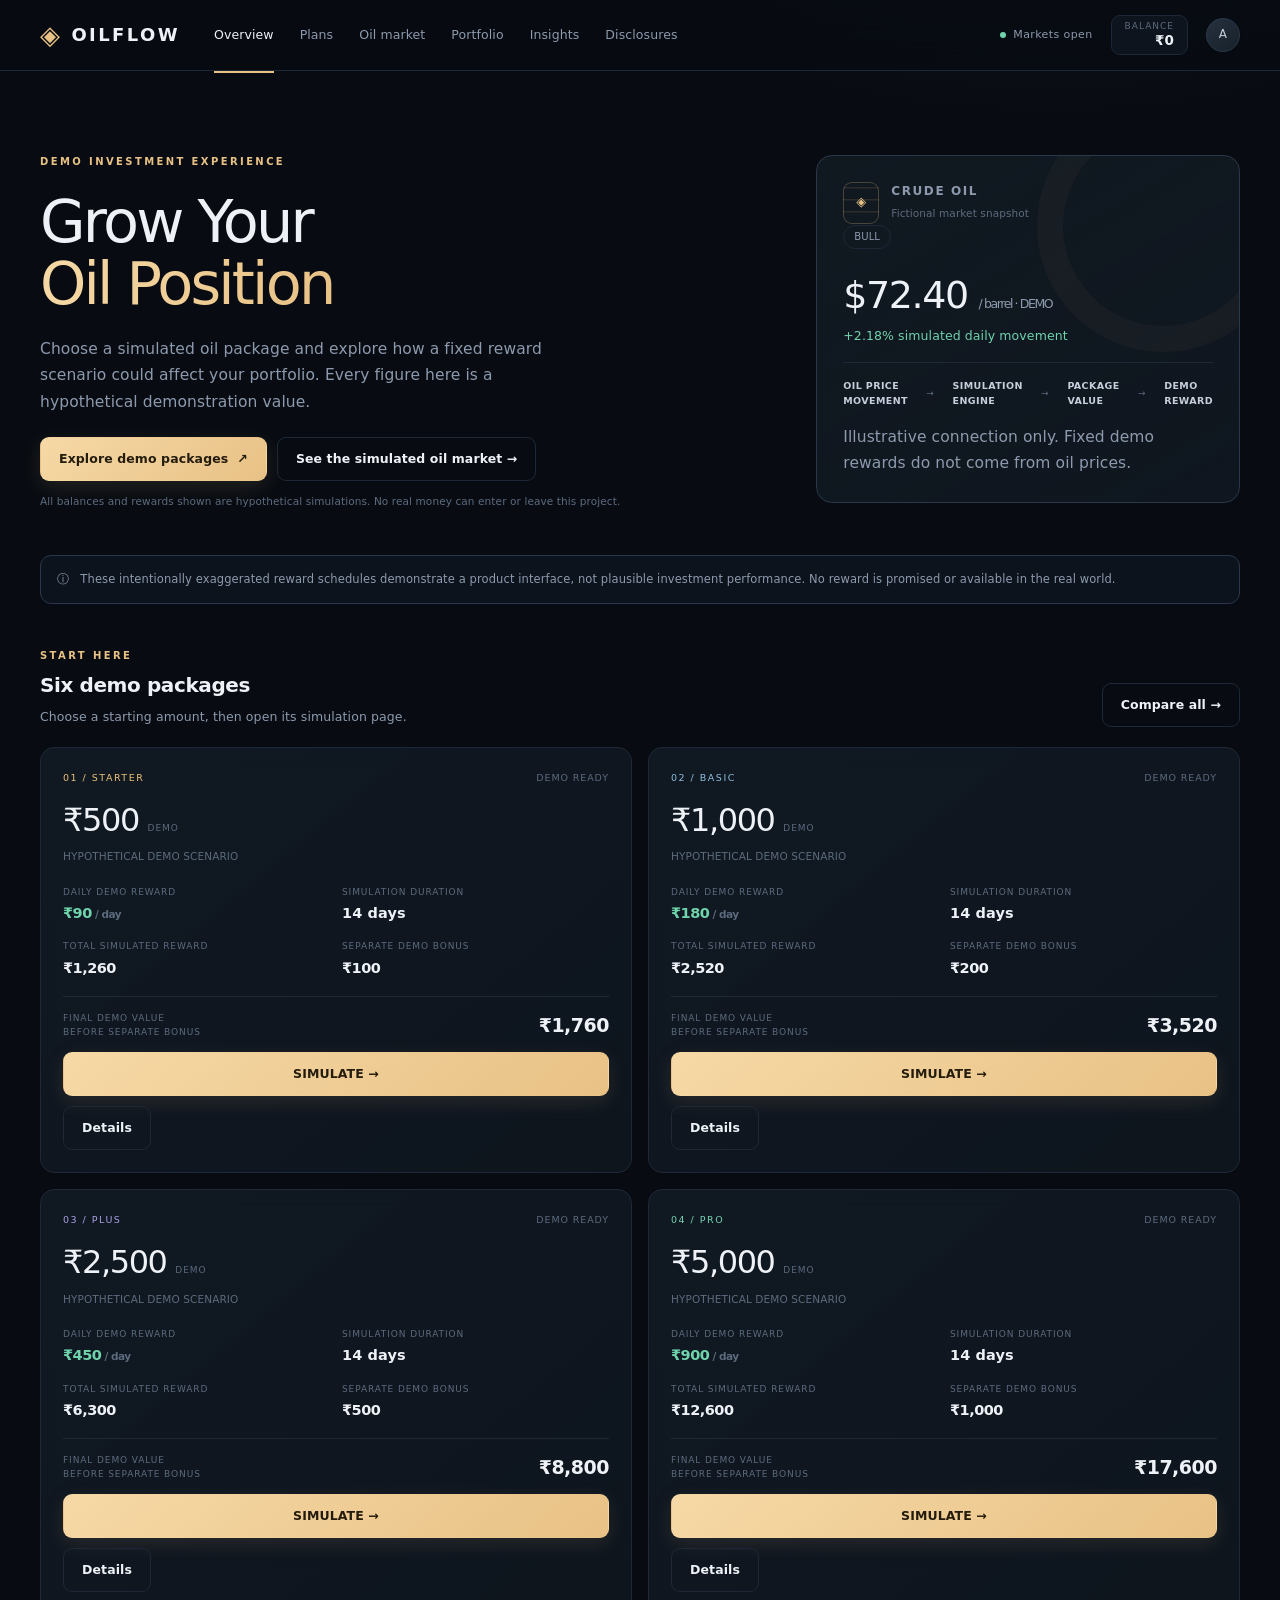
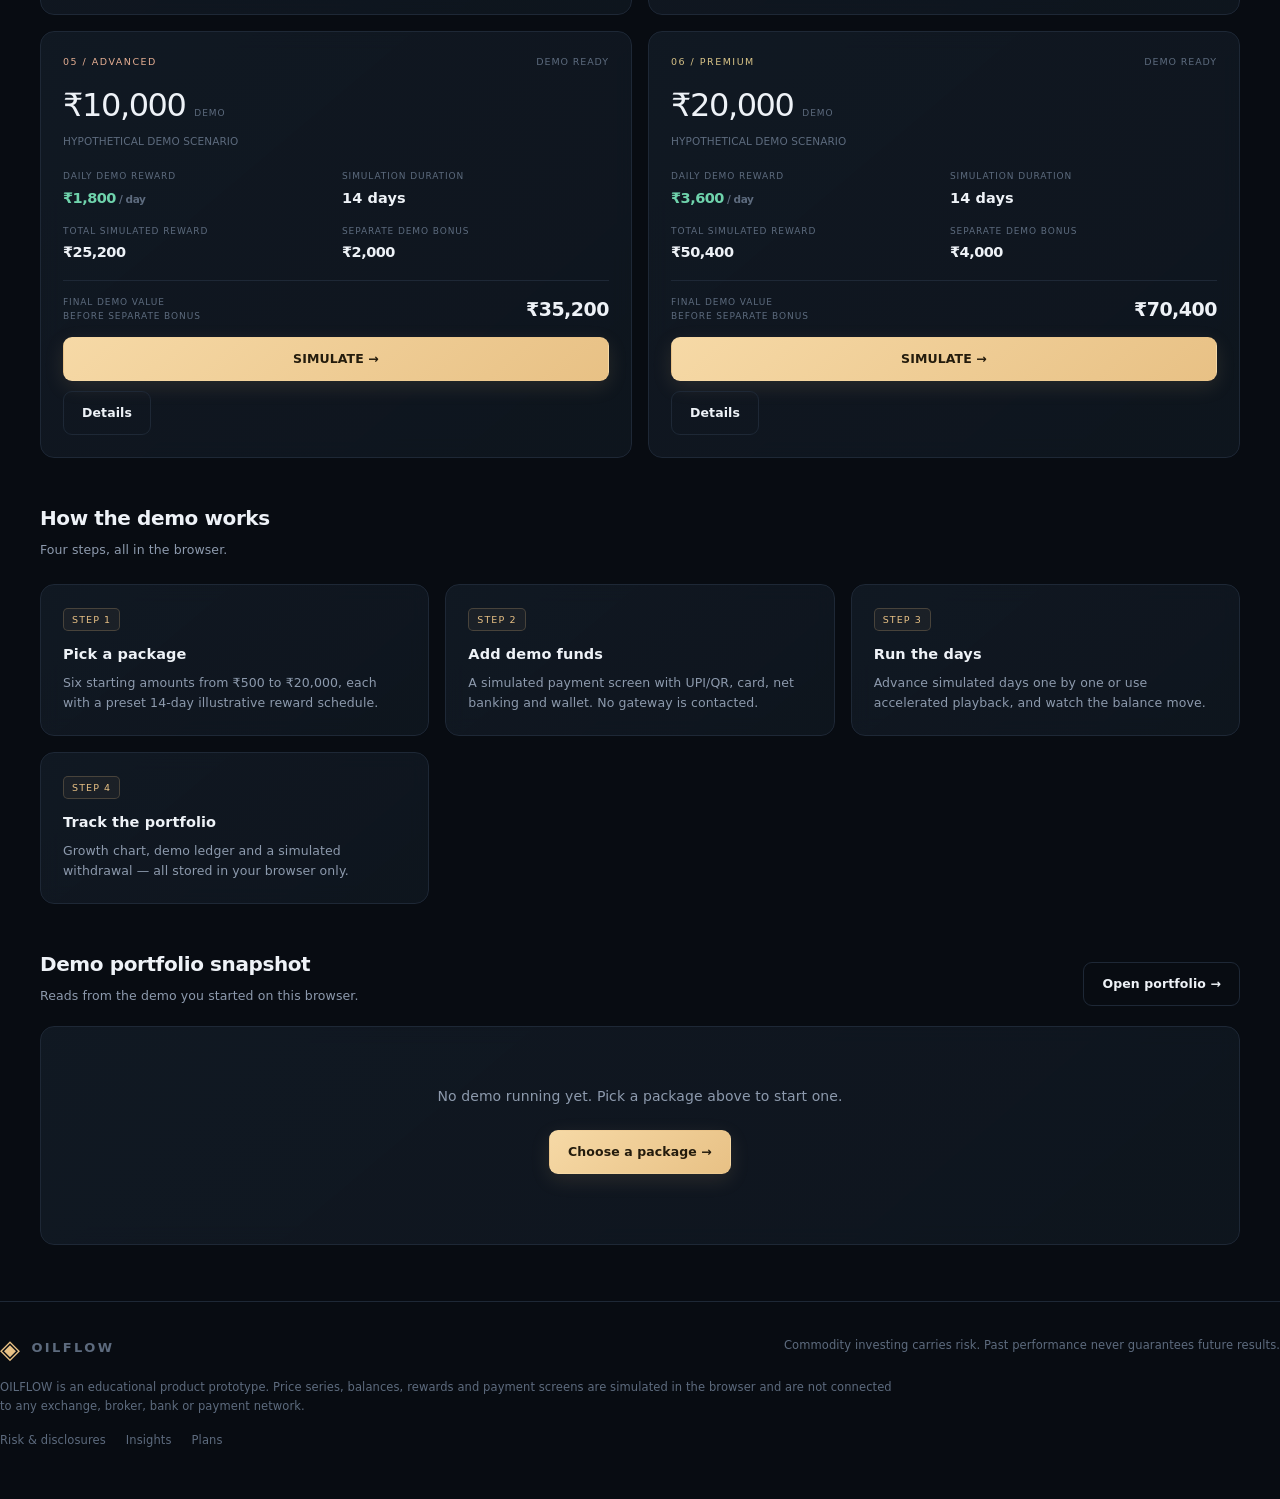
<file: index.html>
<!doctype html>
<html lang="en"><head><meta charset="utf-8"><meta name="viewport" content="width=device-width,initial-scale=1">
<title>OILFLOW | Oil Investment Simulator (Demo)</title>
<link rel="stylesheet" href="assets/css/style.css"></head><body>
<div id="nav"></div>
<main class="shell">
  <section class="hero">
    <div>
      <span class="eyebrow">DEMO INVESTMENT EXPERIENCE</span>
      <h1>Grow Your<br><em>Oil Position</em></h1>
      <p>Choose a simulated oil package and explore how a fixed reward scenario could affect your portfolio. Every figure here is a hypothetical demonstration value.</p>
      <div class="actions">
        <a class="btn primary" href="packages.html">Explore demo packages <span>↗</span></a>
        <a class="btn quiet" href="market.html">See the simulated oil market →</a>
      </div>
      <div class="tiny">All balances and rewards shown are hypothetical simulations. No real money can enter or leave this project.</div>
    </div>
    <aside class="market">
      <div class="markethead">
        <div style="display:flex;align-items:center;gap:12px"><div class="oil-icon">◈</div>
          <div><h2>CRUDE OIL</h2><span class="tiny">Fictional market snapshot</span></div></div>
        <span class="pill">BULL</span>
      </div>
      <div class="oilprice money">$72.40 <span class="small muted">/ barrel · DEMO</span></div>
      <div class="positive small">+2.18% simulated daily movement</div>
      <div class="marketflow">
        <strong>OIL PRICE<br>MOVEMENT</strong><span>→</span>
        <strong>SIMULATION<br>ENGINE</strong><span>→</span>
        <strong>PACKAGE<br>VALUE</strong><span>→</span>
        <strong>DEMO<br>REWARD</strong>
      </div>
      <p class="tiny" style="margin-bottom:0">Illustrative connection only. Fixed demo rewards do not come from oil prices.</p>
    </aside>
  </section>

  <div class="notice">ⓘ &nbsp; These intentionally exaggerated reward schedules demonstrate a product interface, not plausible investment performance. No reward is promised or available in the real world.</div>

  <div class="sectionhead">
    <div><div class="eyebrow">Start here</div><h2 style="margin-top:5px">Six demo packages</h2>
      <p>Choose a starting amount, then open its simulation page.</p></div>
    <a class="btn quiet" href="packages.html">Compare all →</a>
  </div>
  <div class="packages" id="featured"></div>

  <div class="sectionhead"><div><h2>How the demo works</h2><p>Four steps, all in the browser.</p></div></div>
  <div class="infogrid">
    <div class="card pad"><span class="badge">STEP 1</span><h3 style="margin:12px 0 7px">Pick a package</h3>
      <p class="small muted" style="margin:0">Six starting amounts from ₹500 to ₹20,000, each with a preset 14-day illustrative reward schedule.</p></div>
    <div class="card pad"><span class="badge">STEP 2</span><h3 style="margin:12px 0 7px">Add demo funds</h3>
      <p class="small muted" style="margin:0">A simulated payment screen with UPI/QR, card, net banking and wallet. No gateway is contacted.</p></div>
    <div class="card pad"><span class="badge">STEP 3</span><h3 style="margin:12px 0 7px">Run the days</h3>
      <p class="small muted" style="margin:0">Advance simulated days one by one or use accelerated playback, and watch the balance move.</p></div>
    <div class="card pad"><span class="badge">STEP 4</span><h3 style="margin:12px 0 7px">Track the portfolio</h3>
      <p class="small muted" style="margin:0">Growth chart, demo ledger and a simulated withdrawal — all stored in your browser only.</p></div>
  </div>

  <div class="sectionhead"><div><h2>Demo portfolio snapshot</h2><p>Reads from the demo you started on this browser.</p></div>
    <a class="btn quiet" href="portfolio.html">Open portfolio →</a></div>
  <div class="card pad" id="snapshot"></div>
</main>
<div id="footer"></div>
<script src="assets/js/app.js"></script>
<script>
OF.mount('home');
(function () {
  var featured = OF.el('featured');
  featured.innerHTML = OF.tiers.map(function (p) {
    var x = OF.calc(OF.defaultConfig(p));
    return '<article class="card package" style="--accent:' + p.color + '">' +
      '<div class="between"><span class="tier">' + String(p.id + 1).padStart(2, '0') + ' / ' + p.name.toUpperCase() +
      '</span><span class="sessiontag">DEMO READY</span></div>' +
      '<div class="amount money">' + OF.money(p.amount) + ' <span class="label" style="display:inline">DEMO</span></div>' +
      '<div class="tiny">HYPOTHETICAL DEMO SCENARIO</div>' +
      '<div class="metrics">' +
        '<div><span class="label">DAILY DEMO REWARD</span><b class="positive money">' + OF.money(p.daily) + '<span class="tiny"> / day</span></b></div>' +
        '<div><span class="label">SIMULATION DURATION</span><b>' + p.duration + ' days</b></div>' +
        '<div><span class="label">TOTAL SIMULATED REWARD</span><b class="money">' + OF.money(x.rewards) + '</b></div>' +
        '<div><span class="label">SEPARATE DEMO BONUS</span><b class="money">' + OF.money(p.bonus) + '</b></div>' +
      '</div>' +
      '<div class="between finish"><span class="label">FINAL DEMO VALUE<br>BEFORE SEPARATE BONUS</span><b class="money">' + OF.money(x.final) + '</b></div>' +
      '<div class="actions" style="margin:0">' +
        '<a class="btn primary wide" href="deposit.html?id=' + p.slug + '">SIMULATE →</a>' +
        '<a class="btn quiet" href="package.html?id=' + p.slug + '">Details</a>' +
      '</div></article>';
  }).join('');

  var s = OF.load(), snap = OF.el('snapshot');
  if (!s.config) {
    snap.innerHTML = '<div class="empty" style="padding:8px 0">No demo running yet. Pick a package above to start one.' +
      '<div class="actions" style="justify-content:center"><a class="btn primary" href="packages.html">Choose a package →</a></div></div>';
    return;
  }
  var x = OF.calc(s.config);
  var rewards = OF.round(x.daily * s.day);
  var bonus = s.day === s.config.duration ? s.config.bonus : 0;
  snap.innerHTML = '<div class="portgrid" style="margin-top:0">' +
    [['DEMO PACKAGE', 'OIL ' + s.config.name.toUpperCase()],
     ['ACCUMULATED DEMO REWARDS', OF.money(rewards)],
     ['CREDITED SIMULATED BONUS', OF.money(bonus)],
     ['CURRENT HYPOTHETICAL VALUE', OF.money(OF.round(s.config.amount + rewards + bonus))]]
      .map(function (row) {
        return '<div><span class="label">' + row[0] + '</span><strong class="money">' + row[1] + '</strong><span class="tiny">DEMO</span></div>';
      }).join('') + '</div>' +
    '<div class="between"><div class="small">Simulated day ' + s.day + ' / ' + s.config.duration + '</div>' +
    '<a class="btn" href="package.html?id=' + s.config.slug + '">Continue simulation →</a></div>';
})();
</script></body></html>
</file>
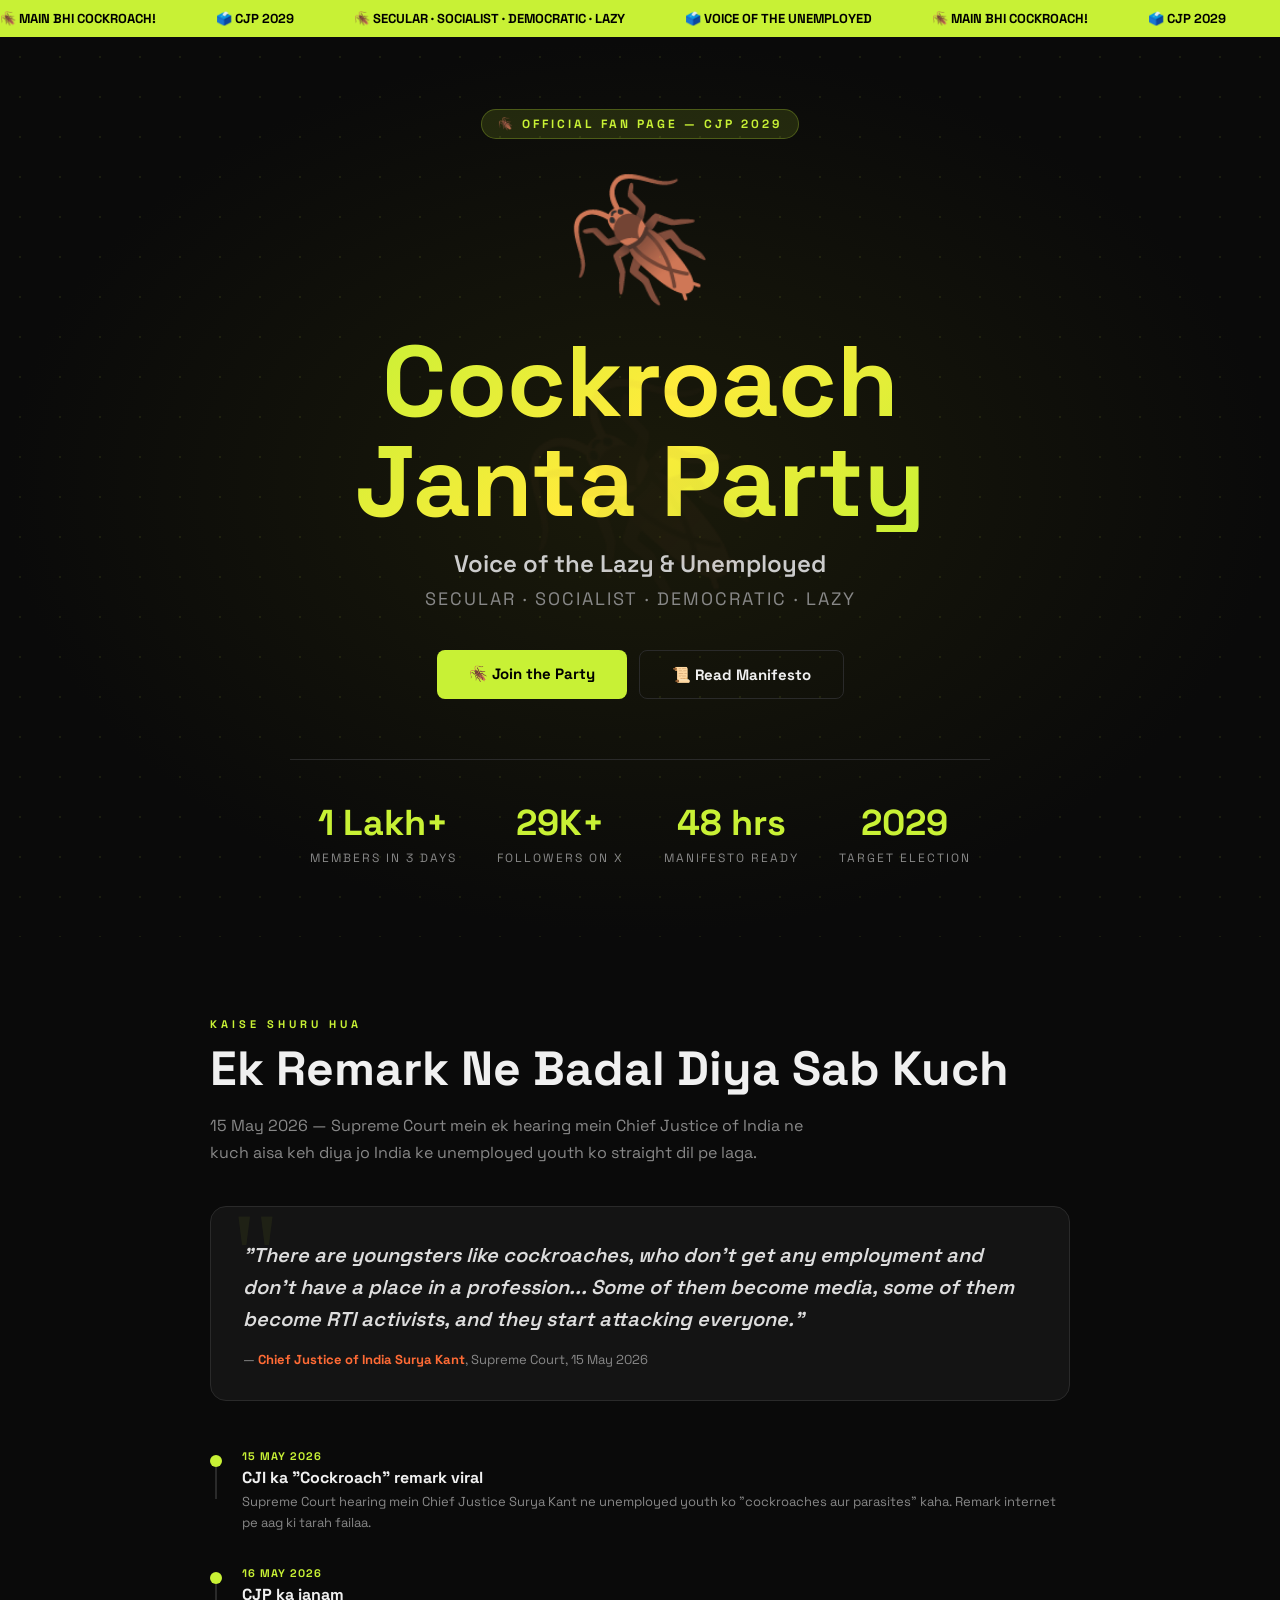
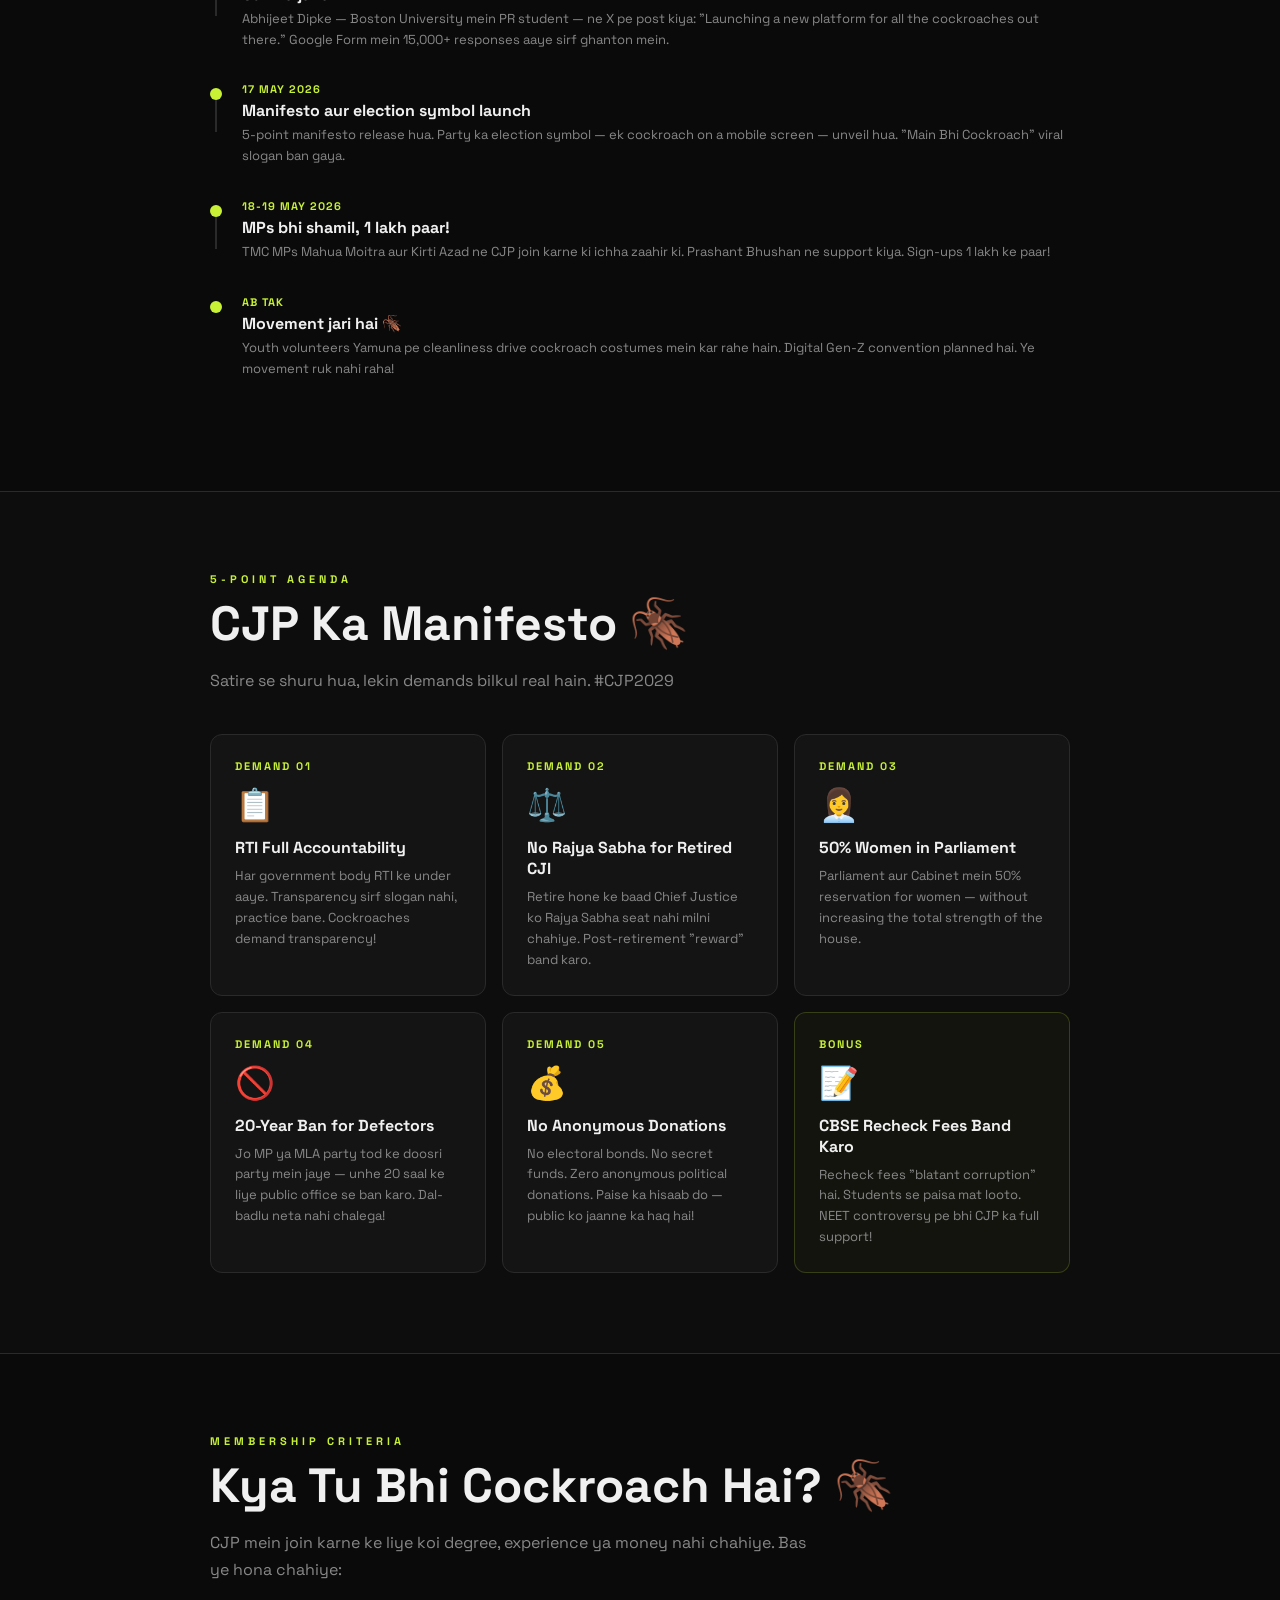
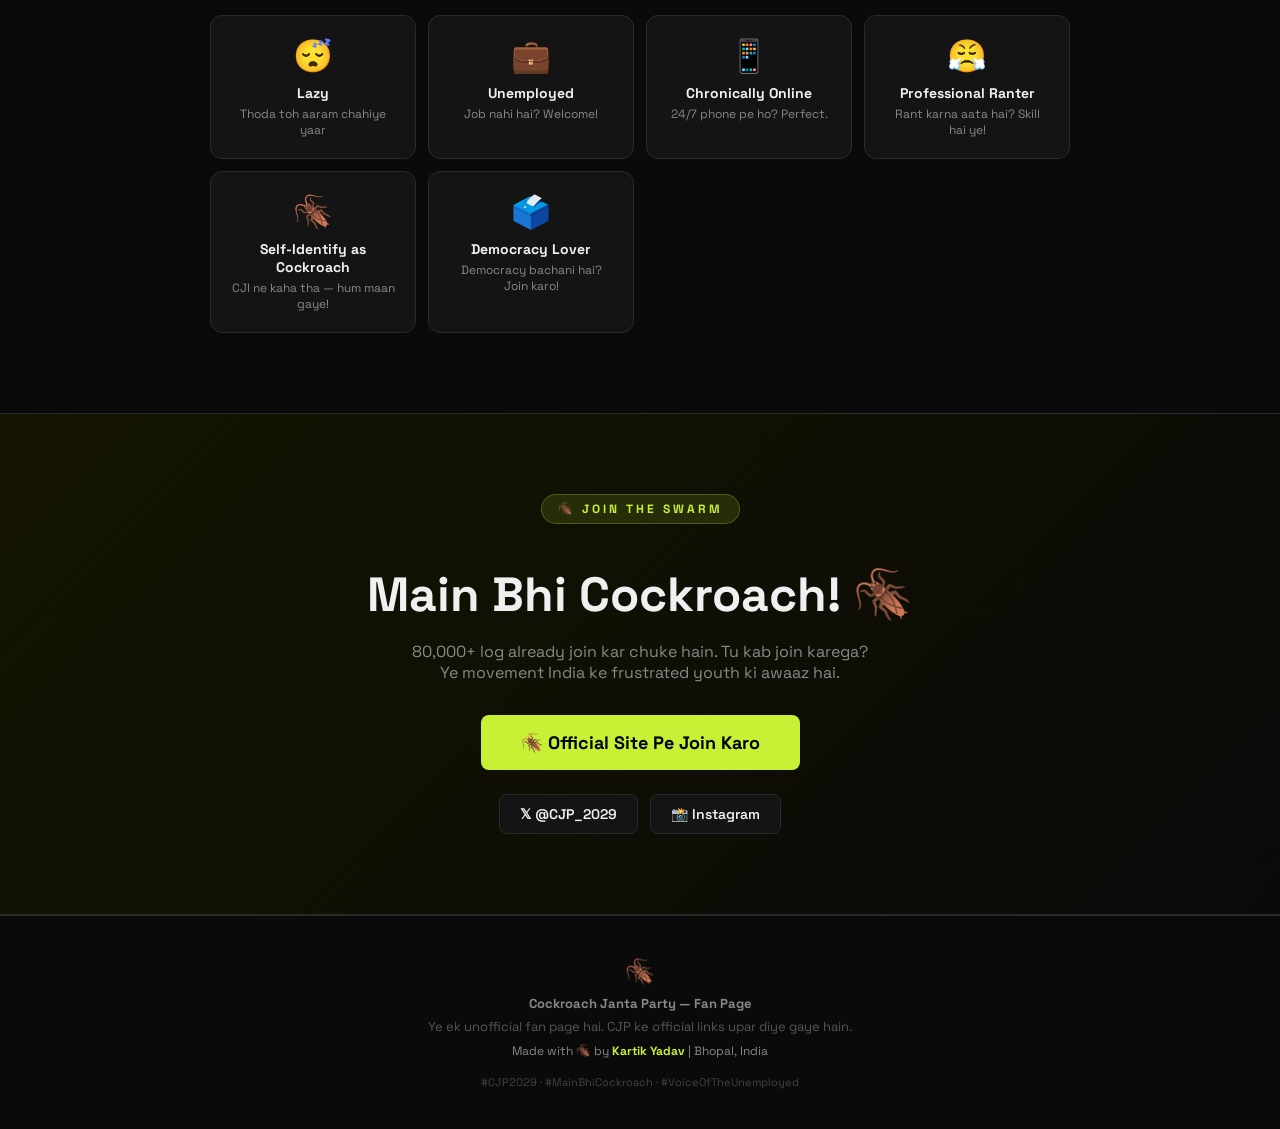
<file: index (12).html>
<!DOCTYPE html>
<html lang="en">
<head>
<meta charset="UTF-8">
<meta name="viewport" content="width=device-width, initial-scale=1.0">
<title>🪳 Cockroach Janta Party — Fan Page | Main Bhi Cockroach!</title>
<meta name="description" content="Cockroach Janta Party fan page — India ke unemployed youth ki awaaz. CJP 2029 movement ki poori jankari.">
<meta property="og:title" content="🪳 Cockroach Janta Party Fan Page">
<meta property="og:description" content="Main Bhi Cockroach! — Voice of the Lazy & Unemployed">
<style>
  @import url('https://fonts.googleapis.com/css2?family=Space+Grotesk:wght@400;600;700;800&family=Noto+Sans+Devanagari:wght@400;600;700&display=swap');

  :root {
    --bg: #0a0a0a;
    --card: #141414;
    --border: #2a2a2a;
    --accent: #c8f135;
    --accent2: #ff6b35;
    --text: #f0f0f0;
    --muted: #888;
  }

  * { margin: 0; padding: 0; box-sizing: border-box; }
  
  body {
    font-family: 'Space Grotesk', sans-serif;
    background: var(--bg);
    color: var(--text);
    overflow-x: hidden;
  }

  /* HERO */
  .hero {
    min-height: 100vh;
    display: flex;
    flex-direction: column;
    align-items: center;
    justify-content: center;
    text-align: center;
    padding: 40px 20px;
    position: relative;
    background: radial-gradient(ellipse at center, #1a1a0a 0%, #0a0a0a 70%);
    overflow: hidden;
  }

  .hero::before {
    content: '';
    position: absolute;
    inset: 0;
    background-image: radial-gradient(circle, #c8f13515 1px, transparent 1px);
    background-size: 40px 40px;
    pointer-events: none;
  }

  .cockroach-bg {
    position: absolute;
    font-size: 200px;
    opacity: 0.04;
    pointer-events: none;
    animation: float 8s ease-in-out infinite;
  }
  @keyframes float { 0%,100%{transform:translateY(0) rotate(-10deg)} 50%{transform:translateY(-20px) rotate(10deg)} }

  .badge {
    display: inline-block;
    background: #c8f13520;
    border: 1px solid #c8f13540;
    color: var(--accent);
    font-size: 12px;
    font-weight: 700;
    letter-spacing: 3px;
    text-transform: uppercase;
    padding: 6px 16px;
    border-radius: 100px;
    margin-bottom: 24px;
  }

  .hero h1 {
    font-size: clamp(48px, 10vw, 100px);
    font-weight: 800;
    line-height: 1;
    margin-bottom: 16px;
    background: linear-gradient(135deg, #c8f135, #ffeb3b, #c8f135);
    -webkit-background-clip: text;
    -webkit-text-fill-color: transparent;
    background-clip: text;
  }

  .hero .emoji-title { font-size: clamp(60px, 12vw, 120px); margin-bottom: 16px; display: block; }

  .tagline {
    font-size: clamp(16px, 3vw, 24px);
    color: #ccc;
    margin-bottom: 8px;
    font-weight: 600;
  }

  .slogan {
    font-size: clamp(13px, 2vw, 18px);
    color: var(--muted);
    margin-bottom: 40px;
    letter-spacing: 2px;
    text-transform: uppercase;
  }

  .hero-btns { display: flex; gap: 12px; flex-wrap: wrap; justify-content: center; }

  .btn-primary {
    padding: 14px 32px;
    background: var(--accent);
    color: #000;
    font-weight: 800;
    font-size: 15px;
    border: none;
    border-radius: 8px;
    cursor: pointer;
    text-decoration: none;
    transition: transform 0.2s, box-shadow 0.2s;
    display: inline-block;
  }
  .btn-primary:hover { transform: translateY(-2px); box-shadow: 0 8px 24px #c8f13540; }

  .btn-outline {
    padding: 14px 32px;
    background: transparent;
    color: var(--text);
    font-weight: 700;
    font-size: 15px;
    border: 1.5px solid var(--border);
    border-radius: 8px;
    cursor: pointer;
    text-decoration: none;
    transition: border-color 0.2s;
    display: inline-block;
  }
  .btn-outline:hover { border-color: var(--accent); color: var(--accent); }

  .stats-row {
    display: flex;
    gap: 40px;
    justify-content: center;
    flex-wrap: wrap;
    margin-top: 60px;
    padding-top: 40px;
    border-top: 1px solid var(--border);
    width: 100%;
    max-width: 700px;
  }
  .stat { text-align: center; }
  .stat-num { font-size: 36px; font-weight: 800; color: var(--accent); }
  .stat-lbl { font-size: 12px; color: var(--muted); text-transform: uppercase; letter-spacing: 2px; margin-top: 4px; }

  /* SECTIONS */
  .section { padding: 80px 20px; max-width: 900px; margin: 0 auto; }
  .section-label { font-size: 11px; font-weight: 700; letter-spacing: 4px; text-transform: uppercase; color: var(--accent); margin-bottom: 12px; }
  .section-title { font-size: clamp(28px, 5vw, 48px); font-weight: 800; margin-bottom: 16px; line-height: 1.1; }
  .section-sub { font-size: 16px; color: var(--muted); line-height: 1.7; max-width: 600px; }

  /* ORIGIN STORY */
  .origin-card {
    background: var(--card);
    border: 1px solid var(--border);
    border-radius: 16px;
    padding: 32px;
    margin-top: 40px;
    position: relative;
    overflow: hidden;
  }
  .origin-card::before { content: '"'; position: absolute; top: -20px; left: 20px; font-size: 120px; color: #c8f13510; font-family: serif; }
  .quote-text { font-size: 20px; font-weight: 600; line-height: 1.6; color: #ddd; font-style: italic; margin-bottom: 16px; }
  .quote-author { font-size: 13px; color: var(--muted); }
  .quote-author span { color: var(--accent2); font-weight: 700; }

  /* MANIFESTO */
  .manifesto-grid { display: grid; grid-template-columns: repeat(auto-fit, minmax(260px, 1fr)); gap: 16px; margin-top: 40px; }
  .demand-card {
    background: var(--card);
    border: 1px solid var(--border);
    border-radius: 12px;
    padding: 24px;
    transition: border-color 0.2s, transform 0.2s;
  }
  .demand-card:hover { border-color: var(--accent); transform: translateY(-4px); }
  .demand-num { font-size: 11px; font-weight: 700; color: var(--accent); letter-spacing: 2px; margin-bottom: 12px; }
  .demand-icon { font-size: 32px; margin-bottom: 12px; }
  .demand-title { font-size: 16px; font-weight: 700; margin-bottom: 8px; }
  .demand-desc { font-size: 13px; color: var(--muted); line-height: 1.6; }

  /* TIMELINE */
  .timeline { margin-top: 40px; }
  .tl-item { display: flex; gap: 20px; margin-bottom: 32px; }
  .tl-dot { width: 12px; height: 12px; background: var(--accent); border-radius: 50%; margin-top: 6px; flex-shrink: 0; position: relative; }
  .tl-dot::after { content: ''; position: absolute; left: 5px; top: 12px; width: 2px; height: calc(100% + 20px); background: var(--border); }
  .tl-item:last-child .tl-dot::after { display: none; }
  .tl-date { font-size: 11px; color: var(--accent); font-weight: 700; letter-spacing: 1px; margin-bottom: 4px; }
  .tl-title { font-size: 16px; font-weight: 700; margin-bottom: 4px; }
  .tl-text { font-size: 13px; color: var(--muted); line-height: 1.6; }

  /* WHO CAN JOIN */
  .join-grid { display: grid; grid-template-columns: repeat(auto-fit, minmax(180px, 1fr)); gap: 12px; margin-top: 32px; }
  .join-card { background: var(--card); border: 1px solid var(--border); border-radius: 12px; padding: 20px; text-align: center; }
  .join-icon { font-size: 32px; margin-bottom: 8px; }
  .join-title { font-size: 14px; font-weight: 700; margin-bottom: 4px; }
  .join-desc { font-size: 12px; color: var(--muted); }

  /* CTA SECTION */
  .cta-section {
    text-align: center;
    padding: 80px 20px;
    background: linear-gradient(135deg, #141400, #0a0a0a);
    border-top: 1px solid var(--border);
    border-bottom: 1px solid var(--border);
  }
  .cta-section h2 { font-size: clamp(28px, 5vw, 48px); font-weight: 800; margin-bottom: 16px; }
  .cta-section p { font-size: 16px; color: var(--muted); margin-bottom: 32px; }

  /* SOCIAL */
  .social-bar {
    display: flex;
    gap: 12px;
    justify-content: center;
    flex-wrap: wrap;
    margin-top: 24px;
  }
  .social-link {
    display: flex;
    align-items: center;
    gap: 8px;
    padding: 10px 20px;
    background: var(--card);
    border: 1px solid var(--border);
    border-radius: 8px;
    color: var(--text);
    text-decoration: none;
    font-size: 14px;
    font-weight: 600;
    transition: border-color 0.2s;
  }
  .social-link:hover { border-color: var(--accent); color: var(--accent); }

  /* FOOTER */
  footer {
    text-align: center;
    padding: 40px 20px;
    font-size: 13px;
    color: var(--muted);
    border-top: 1px solid var(--border);
  }
  footer .made-by { margin-top: 8px; font-size: 12px; }
  footer .made-by a { color: var(--accent); text-decoration: none; font-weight: 700; }

  /* TICKER */
  .ticker-wrap { background: var(--accent); padding: 10px 0; overflow: hidden; }
  .ticker { display: flex; gap: 60px; animation: ticker 20s linear infinite; white-space: nowrap; width: max-content; }
  @keyframes ticker { from{transform:translateX(0)} to{transform:translateX(-50%)} }
  .ticker span { font-size: 13px; font-weight: 700; color: #000; }

  /* RESPONSIVE */
  @media (max-width: 600px) {
    .stats-row { gap: 24px; }
    .stat-num { font-size: 28px; }
    .origin-card { padding: 20px; }
  }
</style>
</head>
<body>

<!-- TICKER -->
<div class="ticker-wrap">
  <div class="ticker">
    <span>🪳 MAIN BHI COCKROACH!</span>
    <span>🗳️ CJP 2029</span>
    <span>🪳 SECULAR · SOCIALIST · DEMOCRATIC · LAZY</span>
    <span>🗳️ VOICE OF THE UNEMPLOYED</span>
    <span>🪳 MAIN BHI COCKROACH!</span>
    <span>🗳️ CJP 2029</span>
    <span>🪳 SECULAR · SOCIALIST · DEMOCRATIC · LAZY</span>
    <span>🗳️ VOICE OF THE UNEMPLOYED</span>
    <span>🪳 MAIN BHI COCKROACH!</span>
    <span>🗳️ CJP 2029</span>
    <span>🪳 SECULAR · SOCIALIST · DEMOCRATIC · LAZY</span>
    <span>🗳️ VOICE OF THE UNEMPLOYED</span>
  </div>
</div>

<!-- HERO -->
<div class="hero">
  <div class="cockroach-bg">🪳</div>
  <div class="badge">🪳 Official Fan Page — CJP 2029</div>
  <span class="emoji-title">🪳</span>
  <h1>Cockroach<br>Janta Party</h1>
  <p class="tagline">Voice of the Lazy & Unemployed</p>
  <p class="slogan">Secular · Socialist · Democratic · Lazy</p>
  <div class="hero-btns">
    <a href="https://cockroachjantaparty.org" target="_blank" class="btn-primary">🪳 Join the Party</a>
    <a href="#manifesto" class="btn-outline">📜 Read Manifesto</a>
  </div>
  <div class="stats-row">
    <div class="stat">
      <div class="stat-num">1 Lakh+</div>
      <div class="stat-lbl">Members in 3 days</div>
    </div>
    <div class="stat">
      <div class="stat-num">29K+</div>
      <div class="stat-lbl">Followers on X</div>
    </div>
    <div class="stat">
      <div class="stat-num">48 hrs</div>
      <div class="stat-lbl">Manifesto ready</div>
    </div>
    <div class="stat">
      <div class="stat-num">2029</div>
      <div class="stat-lbl">Target Election</div>
    </div>
  </div>
</div>

<!-- ORIGIN -->
<div class="section">
  <div class="section-label">Kaise Shuru Hua</div>
  <div class="section-title">Ek Remark Ne Badal Diya Sab Kuch</div>
  <div class="section-sub">15 May 2026 — Supreme Court mein ek hearing mein Chief Justice of India ne kuch aisa keh diya jo India ke unemployed youth ko straight dil pe laga.</div>
  <div class="origin-card">
    <div class="quote-text">"There are youngsters like cockroaches, who don't get any employment and don't have a place in a profession... Some of them become media, some of them become RTI activists, and they start attacking everyone."</div>
    <div class="quote-author">— <span>Chief Justice of India Surya Kant</span>, Supreme Court, 15 May 2026</div>
  </div>
  <div class="timeline" style="margin-top:48px">
    <div class="tl-item">
      <div class="tl-dot"></div>
      <div>
        <div class="tl-date">15 MAY 2026</div>
        <div class="tl-title">CJI ka "Cockroach" remark viral</div>
        <div class="tl-text">Supreme Court hearing mein Chief Justice Surya Kant ne unemployed youth ko "cockroaches aur parasites" kaha. Remark internet pe aag ki tarah failaa.</div>
      </div>
    </div>
    <div class="tl-item">
      <div class="tl-dot"></div>
      <div>
        <div class="tl-date">16 MAY 2026</div>
        <div class="tl-title">CJP ka janam</div>
        <div class="tl-text">Abhijeet Dipke — Boston University mein PR student — ne X pe post kiya: "Launching a new platform for all the cockroaches out there." Google Form mein 15,000+ responses aaye sirf ghanton mein.</div>
      </div>
    </div>
    <div class="tl-item">
      <div class="tl-dot"></div>
      <div>
        <div class="tl-date">17 MAY 2026</div>
        <div class="tl-title">Manifesto aur election symbol launch</div>
        <div class="tl-text">5-point manifesto release hua. Party ka election symbol — ek cockroach on a mobile screen — unveil hua. "Main Bhi Cockroach" viral slogan ban gaya.</div>
      </div>
    </div>
    <div class="tl-item">
      <div class="tl-dot"></div>
      <div>
        <div class="tl-date">18-19 MAY 2026</div>
        <div class="tl-title">MPs bhi shamil, 1 lakh paar!</div>
        <div class="tl-text">TMC MPs Mahua Moitra aur Kirti Azad ne CJP join karne ki ichha zaahir ki. Prashant Bhushan ne support kiya. Sign-ups 1 lakh ke paar!</div>
      </div>
    </div>
    <div class="tl-item">
      <div class="tl-dot"></div>
      <div>
        <div class="tl-date">AB TAK</div>
        <div class="tl-title">Movement jari hai 🪳</div>
        <div class="tl-text">Youth volunteers Yamuna pe cleanliness drive cockroach costumes mein kar rahe hain. Digital Gen-Z convention planned hai. Ye movement ruk nahi raha!</div>
      </div>
    </div>
  </div>
</div>

<!-- MANIFESTO -->
<div id="manifesto" style="background: #0d0d0d; border-top: 1px solid #2a2a2a; border-bottom: 1px solid #2a2a2a;">
  <div class="section">
    <div class="section-label">5-Point Agenda</div>
    <div class="section-title">CJP Ka Manifesto 🪳</div>
    <div class="section-sub">Satire se shuru hua, lekin demands bilkul real hain. #CJP2029</div>
    <div class="manifesto-grid">
      <div class="demand-card">
        <div class="demand-num">DEMAND 01</div>
        <div class="demand-icon">📋</div>
        <div class="demand-title">RTI Full Accountability</div>
        <div class="demand-desc">Har government body RTI ke under aaye. Transparency sirf slogan nahi, practice bane. Cockroaches demand transparency!</div>
      </div>
      <div class="demand-card">
        <div class="demand-num">DEMAND 02</div>
        <div class="demand-icon">⚖️</div>
        <div class="demand-title">No Rajya Sabha for Retired CJI</div>
        <div class="demand-desc">Retire hone ke baad Chief Justice ko Rajya Sabha seat nahi milni chahiye. Post-retirement "reward" band karo.</div>
      </div>
      <div class="demand-card">
        <div class="demand-num">DEMAND 03</div>
        <div class="demand-icon">👩‍💼</div>
        <div class="demand-title">50% Women in Parliament</div>
        <div class="demand-desc">Parliament aur Cabinet mein 50% reservation for women — without increasing the total strength of the house.</div>
      </div>
      <div class="demand-card">
        <div class="demand-num">DEMAND 04</div>
        <div class="demand-icon">🚫</div>
        <div class="demand-title">20-Year Ban for Defectors</div>
        <div class="demand-desc">Jo MP ya MLA party tod ke doosri party mein jaye — unhe 20 saal ke liye public office se ban karo. Dal-badlu neta nahi chalega!</div>
      </div>
      <div class="demand-card">
        <div class="demand-num">DEMAND 05</div>
        <div class="demand-icon">💰</div>
        <div class="demand-title">No Anonymous Donations</div>
        <div class="demand-desc">No electoral bonds. No secret funds. Zero anonymous political donations. Paise ka hisaab do — public ko jaanne ka haq hai!</div>
      </div>
      <div class="demand-card" style="background: #c8f13508; border-color: #c8f13530;">
        <div class="demand-num">BONUS</div>
        <div class="demand-icon">📝</div>
        <div class="demand-title">CBSE Recheck Fees Band Karo</div>
        <div class="demand-desc">Recheck fees "blatant corruption" hai. Students se paisa mat looto. NEET controversy pe bhi CJP ka full support!</div>
      </div>
    </div>
  </div>
</div>

<!-- WHO CAN JOIN -->
<div class="section">
  <div class="section-label">Membership Criteria</div>
  <div class="section-title">Kya Tu Bhi Cockroach Hai? 🪳</div>
  <div class="section-sub">CJP mein join karne ke liye koi degree, experience ya money nahi chahiye. Bas ye hona chahiye:</div>
  <div class="join-grid">
    <div class="join-card">
      <div class="join-icon">😴</div>
      <div class="join-title">Lazy</div>
      <div class="join-desc">Thoda toh aaram chahiye yaar</div>
    </div>
    <div class="join-card">
      <div class="join-icon">💼</div>
      <div class="join-title">Unemployed</div>
      <div class="join-desc">Job nahi hai? Welcome!</div>
    </div>
    <div class="join-card">
      <div class="join-icon">📱</div>
      <div class="join-title">Chronically Online</div>
      <div class="join-desc">24/7 phone pe ho? Perfect.</div>
    </div>
    <div class="join-card">
      <div class="join-icon">😤</div>
      <div class="join-title">Professional Ranter</div>
      <div class="join-desc">Rant karna aata hai? Skill hai ye!</div>
    </div>
    <div class="join-card">
      <div class="join-icon">🪳</div>
      <div class="join-title">Self-Identify as Cockroach</div>
      <div class="join-desc">CJI ne kaha tha — hum maan gaye!</div>
    </div>
    <div class="join-card">
      <div class="join-icon">🗳️</div>
      <div class="join-title">Democracy Lover</div>
      <div class="join-desc">Democracy bachani hai? Join karo!</div>
    </div>
  </div>
</div>

<!-- CTA -->
<div class="cta-section">
  <div class="badge">🪳 Join The Swarm</div>
  <h2 style="margin-top:16px">Main Bhi Cockroach! 🪳</h2>
  <p>80,000+ log already join kar chuke hain. Tu kab join karega?<br>Ye movement India ke frustrated youth ki awaaz hai.</p>
  <a href="https://cockroachjantaparty.org" target="_blank" class="btn-primary" style="font-size:18px; padding:16px 40px;">🪳 Official Site Pe Join Karo</a>
  <div class="social-bar">
    <a href="https://x.com/CJP_2029" target="_blank" class="social-link">𝕏 @CJP_2029</a>
    <a href="https://www.instagram.com/cockroachjantaparty" target="_blank" class="social-link">📸 Instagram</a>
  </div>
</div>

<!-- FOOTER -->
<footer>
  <div style="font-size:24px; margin-bottom:8px">🪳</div>
  <div><strong>Cockroach Janta Party — Fan Page</strong></div>
  <div style="margin-top:6px; color: #555;">Ye ek unofficial fan page hai. CJP ke official links upar diye gaye hain.</div>
  <div class="made-by">Made with 🪳 by <a href="https://kartikdev.best" target="_blank">Kartik Yadav</a> | Bhopal, India</div>
  <div style="margin-top:16px; font-size:11px; color:#444;">#CJP2029 · #MainBhiCockroach · #VoiceOfTheUnemployed</div>
</footer>

</body>
</html>
</file>
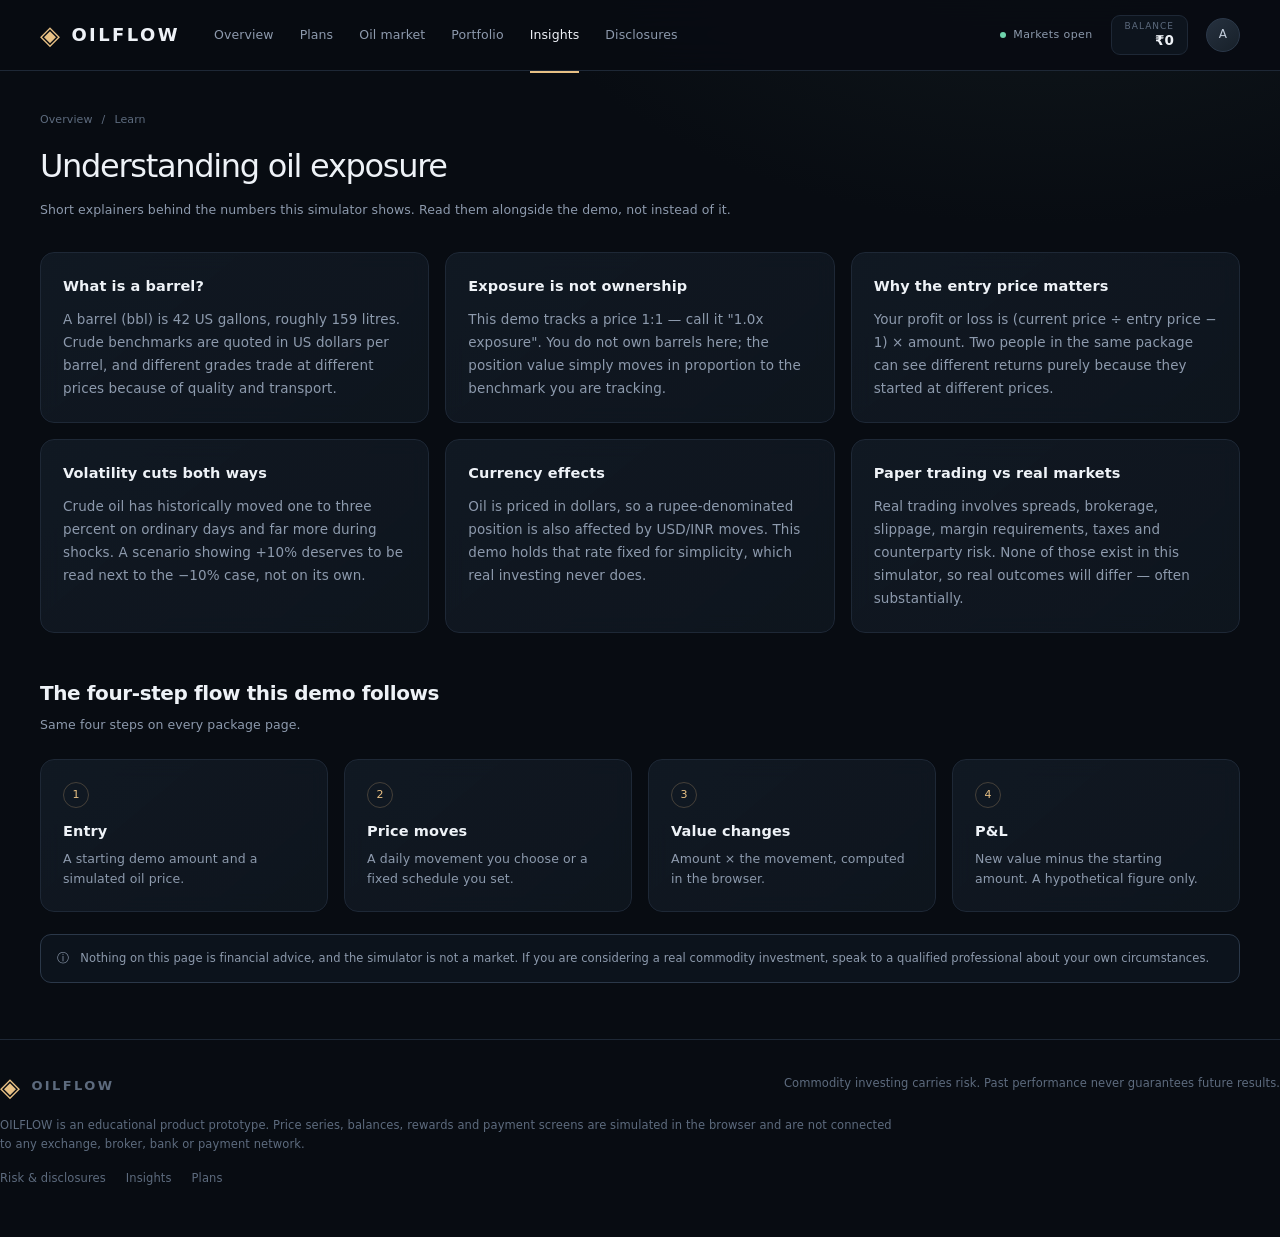
<file: learn.html>
<!doctype html>
<html lang="en"><head><meta charset="utf-8"><meta name="viewport" content="width=device-width,initial-scale=1">
<title>OILFLOW | Learn</title>
<link rel="stylesheet" href="assets/css/style.css"></head><body>
<div id="nav"></div>
<main class="shell">
  <div class="pagehead">
    <div class="crumbs"><a href="index.html">Overview</a> <span>/</span> <span>Learn</span></div>
    <h1>Understanding oil exposure</h1>
    <p class="muted small" style="margin:0">Short explainers behind the numbers this simulator shows. Read them alongside the demo, not instead of it.</p>
  </div>

  <div class="infogrid">
    <article class="card learnitem"><h3>What is a barrel?</h3>
      <p>A barrel (bbl) is 42 US gallons, roughly 159 litres. Crude benchmarks are quoted in US dollars per barrel, and different grades trade at different prices because of quality and transport.</p></article>
    <article class="card learnitem"><h3>Exposure is not ownership</h3>
      <p>This demo tracks a price 1:1 — call it "1.0x exposure". You do not own barrels here; the position value simply moves in proportion to the benchmark you are tracking.</p></article>
    <article class="card learnitem"><h3>Why the entry price matters</h3>
      <p>Your profit or loss is (current price ÷ entry price − 1) × amount. Two people in the same package can see different returns purely because they started at different prices.</p></article>
    <article class="card learnitem"><h3>Volatility cuts both ways</h3>
      <p>Crude oil has historically moved one to three percent on ordinary days and far more during shocks. A scenario showing +10% deserves to be read next to the −10% case, not on its own.</p></article>
    <article class="card learnitem"><h3>Currency effects</h3>
      <p>Oil is priced in dollars, so a rupee-denominated position is also affected by USD/INR moves. This demo holds that rate fixed for simplicity, which real investing never does.</p></article>
    <article class="card learnitem"><h3>Paper trading vs real markets</h3>
      <p>Real trading involves spreads, brokerage, slippage, margin requirements, taxes and counterparty risk. None of those exist in this simulator, so real outcomes will differ — often substantially.</p></article>
  </div>

  <div class="sectionhead"><div><h2>The four-step flow this demo follows</h2>
    <p>Same four steps on every package page.</p></div></div>
  <div class="infogrid" style="grid-template-columns:repeat(4,1fr)">
    <div class="card pad"><div class="stepnum">1</div><h3 style="margin:12px 0 6px">Entry</h3>
      <p class="small muted" style="margin:0">A starting demo amount and a simulated oil price.</p></div>
    <div class="card pad"><div class="stepnum">2</div><h3 style="margin:12px 0 6px">Price moves</h3>
      <p class="small muted" style="margin:0">A daily movement you choose or a fixed schedule you set.</p></div>
    <div class="card pad"><div class="stepnum">3</div><h3 style="margin:12px 0 6px">Value changes</h3>
      <p class="small muted" style="margin:0">Amount × the movement, computed in the browser.</p></div>
    <div class="card pad"><div class="stepnum">4</div><h3 style="margin:12px 0 6px">P&amp;L</h3>
      <p class="small muted" style="margin:0">New value minus the starting amount. A hypothetical figure only.</p></div>
  </div>

  <div class="notice" style="margin-top:22px">ⓘ &nbsp; Nothing on this page is financial advice, and the simulator is not a market. If you are considering a real commodity investment, speak to a qualified professional about your own circumstances.</div>
</main>
<div id="footer"></div>
<script src="assets/js/app.js"></script>
<script>OF.mount('learn');</script></body></html>
</file>
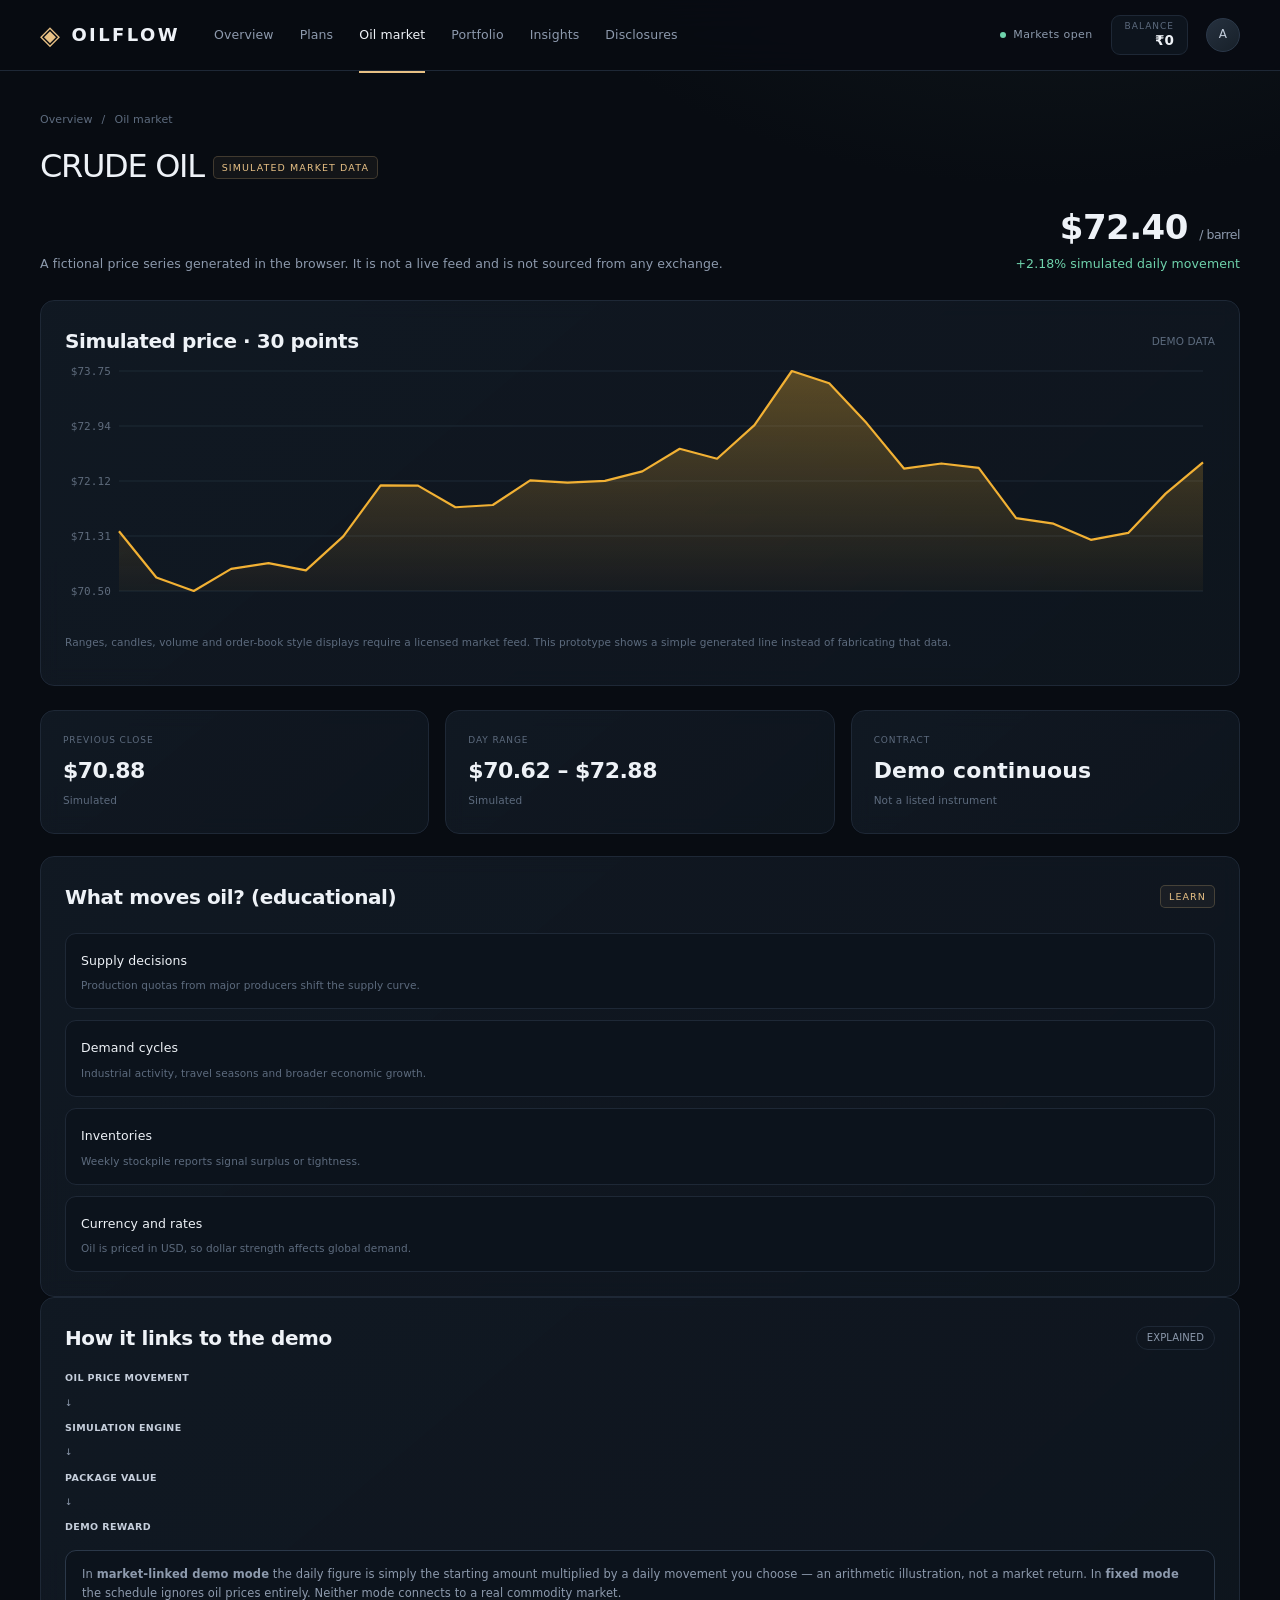
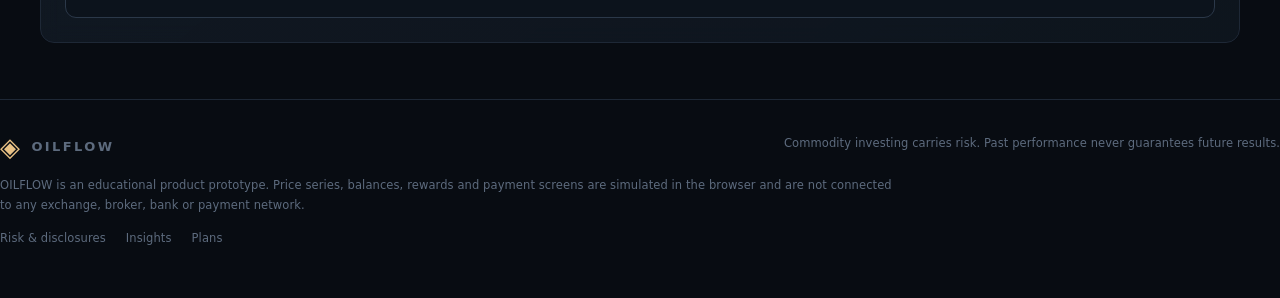
<file: market.html>
<!doctype html>
<html lang="en"><head><meta charset="utf-8"><meta name="viewport" content="width=device-width,initial-scale=1">
<title>OILFLOW | Simulated oil market</title>
<link rel="stylesheet" href="assets/css/style.css"></head><body>
<div id="nav"></div>
<main class="shell">
  <div class="pagehead">
    <div class="crumbs"><a href="index.html">Overview</a> <span>/</span> <span>Oil market</span></div>
    <h1>CRUDE OIL <span class="badge" style="vertical-align:middle">SIMULATED MARKET DATA</span></h1>
    <div class="between" style="align-items:flex-end;flex-wrap:wrap">
      <p class="muted small" style="margin:0">A fictional price series generated in the browser. It is not a live feed and is not sourced from any exchange.</p>
      <div style="text-align:right">
        <div class="money" style="font-size:34px;font-weight:550">$72.40 <span class="muted small" style="font-weight:400">/ barrel</span></div>
        <div class="positive small">+2.18% simulated daily movement</div>
      </div>
    </div>
  </div>

  <div class="card pad" style="margin-top:18px">
    <div class="between"><h2>Simulated price · 30 points</h2><span class="tiny">DEMO DATA</span></div>
    <div class="chartwrap"><canvas id="oilChart"></canvas></div>
    <p class="tiny">Ranges, candles, volume and order-book style displays require a licensed market feed. This prototype shows a simple generated line instead of fabricating that data.</p>
  </div>

  <div class="infogrid">
    <div class="card pad"><span class="label">PREVIOUS CLOSE</span><strong class="money" style="display:block;font-size:22px;margin-top:6px">$70.88</strong><span class="tiny">Simulated</span></div>
    <div class="card pad"><span class="label">DAY RANGE</span><strong class="money" style="display:block;font-size:22px;margin-top:6px">$70.62 – $72.88</strong><span class="tiny">Simulated</span></div>
    <div class="card pad"><span class="label">CONTRACT</span><strong style="display:block;font-size:22px;margin-top:6px">Demo continuous</strong><span class="tiny">Not a listed instrument</span></div>
  </div>

  <div class="dual" style="margin-top:22px">
    <div class="card pad">
      <div class="between"><h2>What moves oil? (educational)</h2><span class="badge">LEARN</span></div>
      <div class="bonuslist" style="grid-template-columns:1fr">
        <div class="bonusitem"><span class="small">Supply decisions</span><p class="tiny" style="margin:6px 0 0">Production quotas from major producers shift the supply curve.</p></div>
        <div class="bonusitem"><span class="small">Demand cycles</span><p class="tiny" style="margin:6px 0 0">Industrial activity, travel seasons and broader economic growth.</p></div>
        <div class="bonusitem"><span class="small">Inventories</span><p class="tiny" style="margin:6px 0 0">Weekly stockpile reports signal surplus or tightness.</p></div>
        <div class="bonusitem"><span class="small">Currency and rates</span><p class="tiny" style="margin:6px 0 0">Oil is priced in USD, so dollar strength affects global demand.</p></div>
      </div>
    </div>
    <div class="card pad">
      <div class="between"><h2>How it links to the demo</h2><span class="pill">EXPLAINED</span></div>
      <div class="marketflow" style="flex-direction:column;align-items:flex-start;gap:10px;border-top:0;padding-top:0">
        <strong>OIL PRICE MOVEMENT</strong>
        <span class="muted">↓</span>
        <strong>SIMULATION ENGINE</strong>
        <span class="muted">↓</span>
        <strong>PACKAGE VALUE</strong>
        <span class="muted">↓</span>
        <strong>DEMO REWARD</strong>
      </div>
      <div class="notice" style="margin-top:16px">In <b>market-linked demo mode</b> the daily figure is simply the starting amount multiplied by a daily movement you choose — an arithmetic illustration, not a market return. In <b>fixed mode</b> the schedule ignores oil prices entirely. Neither mode connects to a real commodity market.</div>
    </div>
  </div>
</main>
<div id="footer"></div>
<script src="assets/js/app.js"></script>
<script src="assets/js/charts.js"></script>
<script>
OF.mount('market');
OFCharts.oilChart(OF.el('oilChart'), OFCharts.simOil(4242, 30, 68.5), { height: 260 });
</script></body></html>
</file>
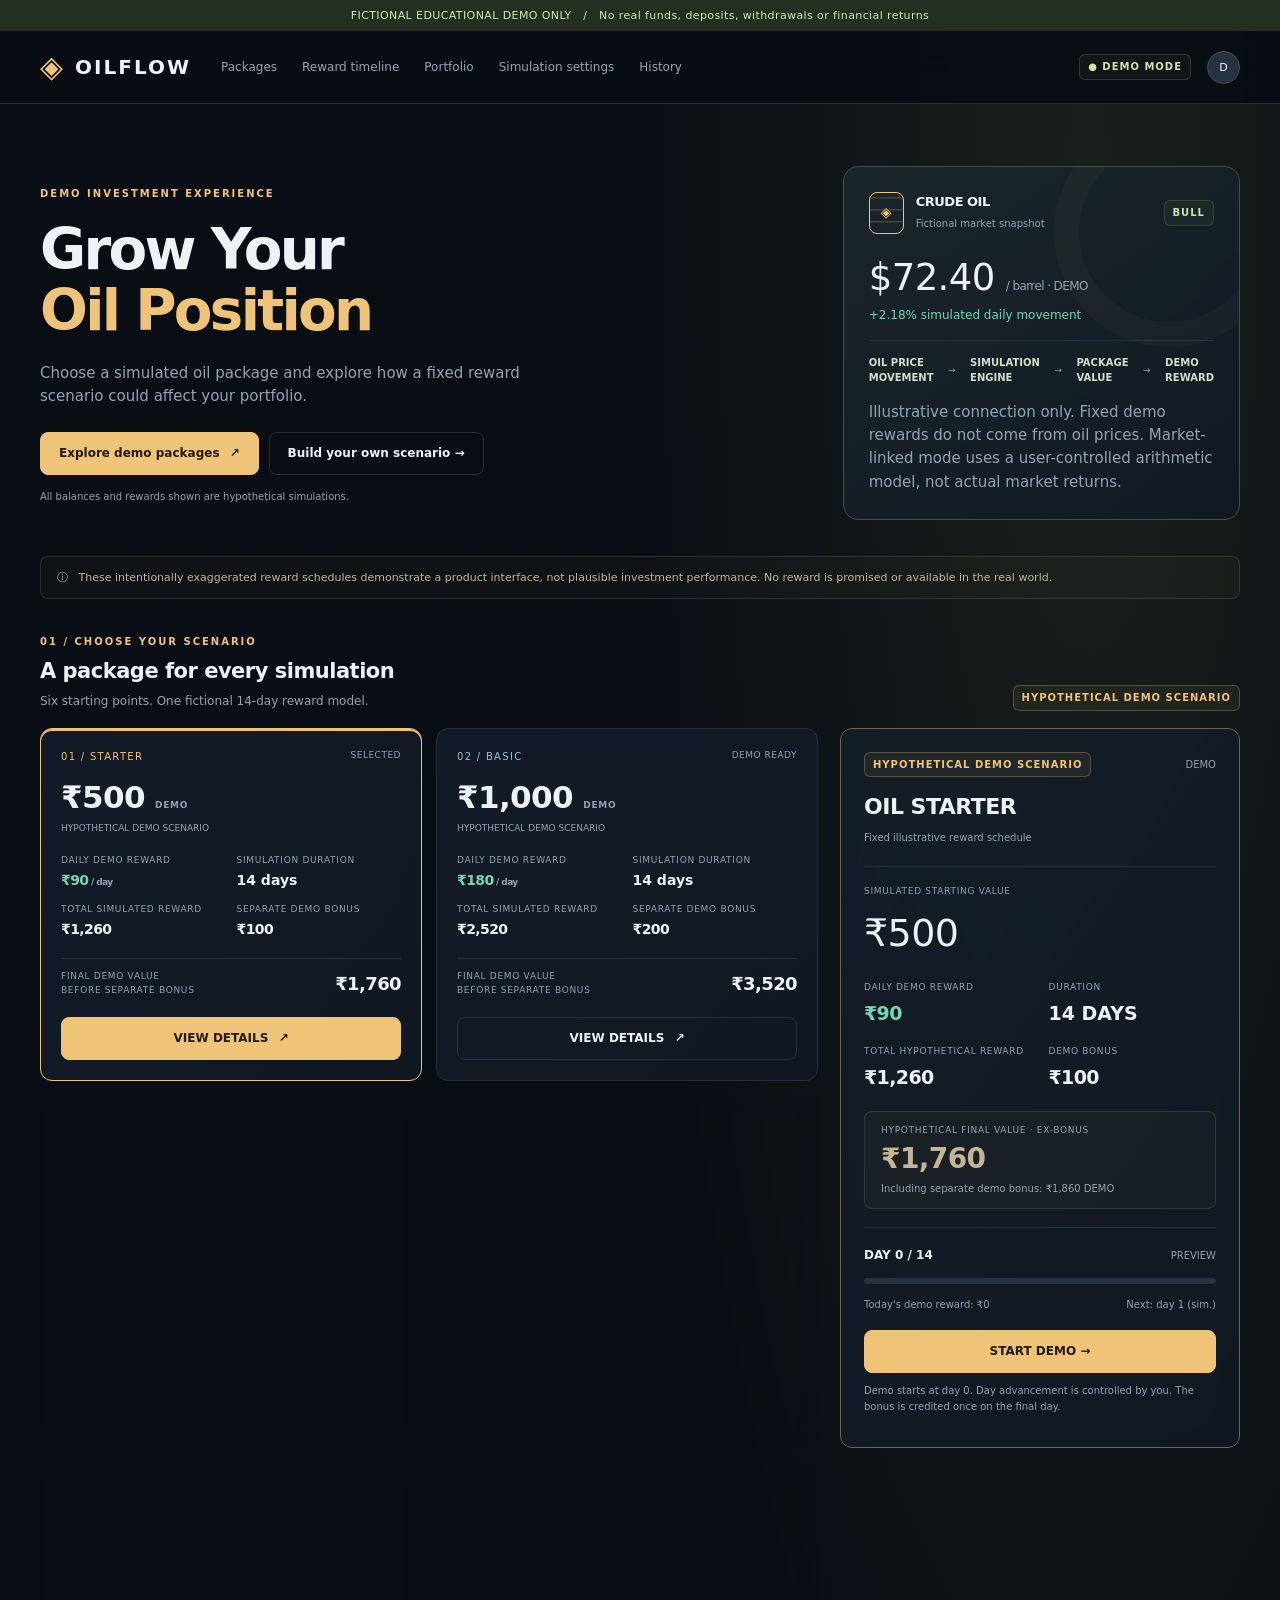
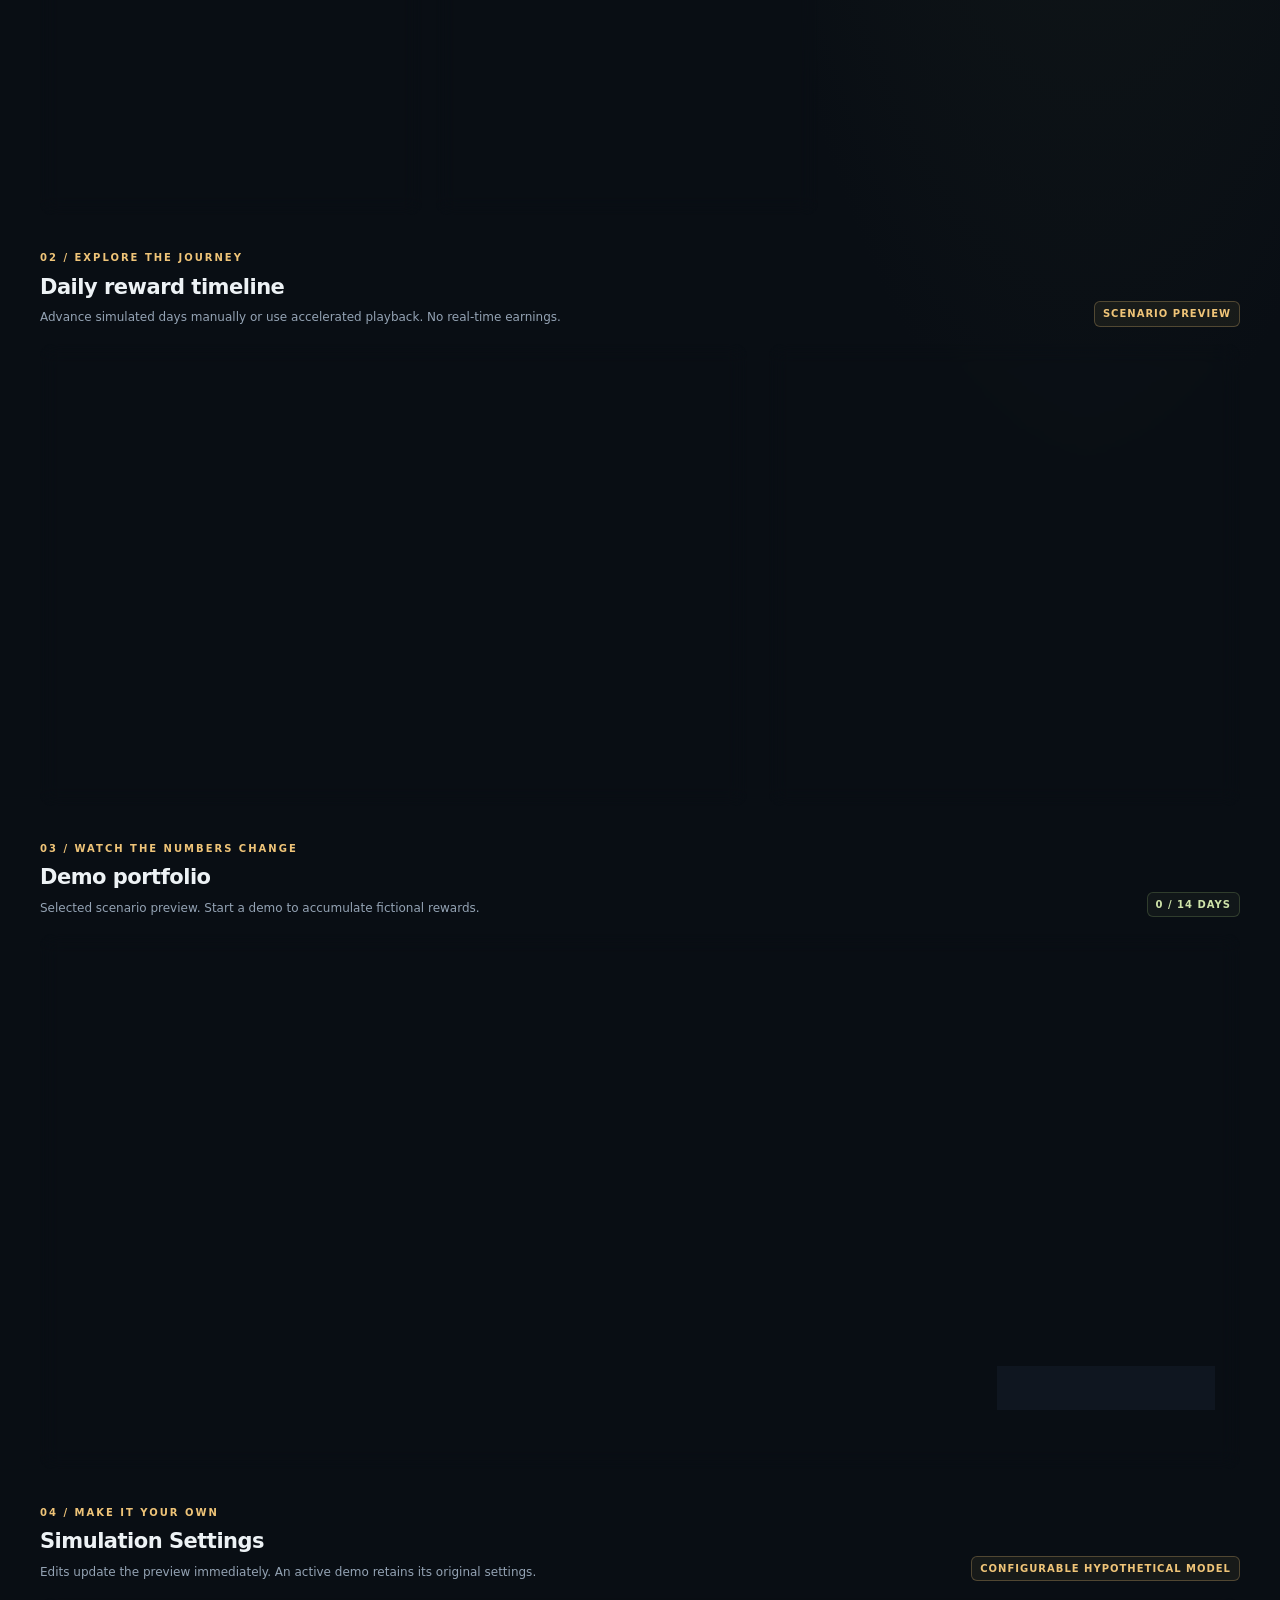
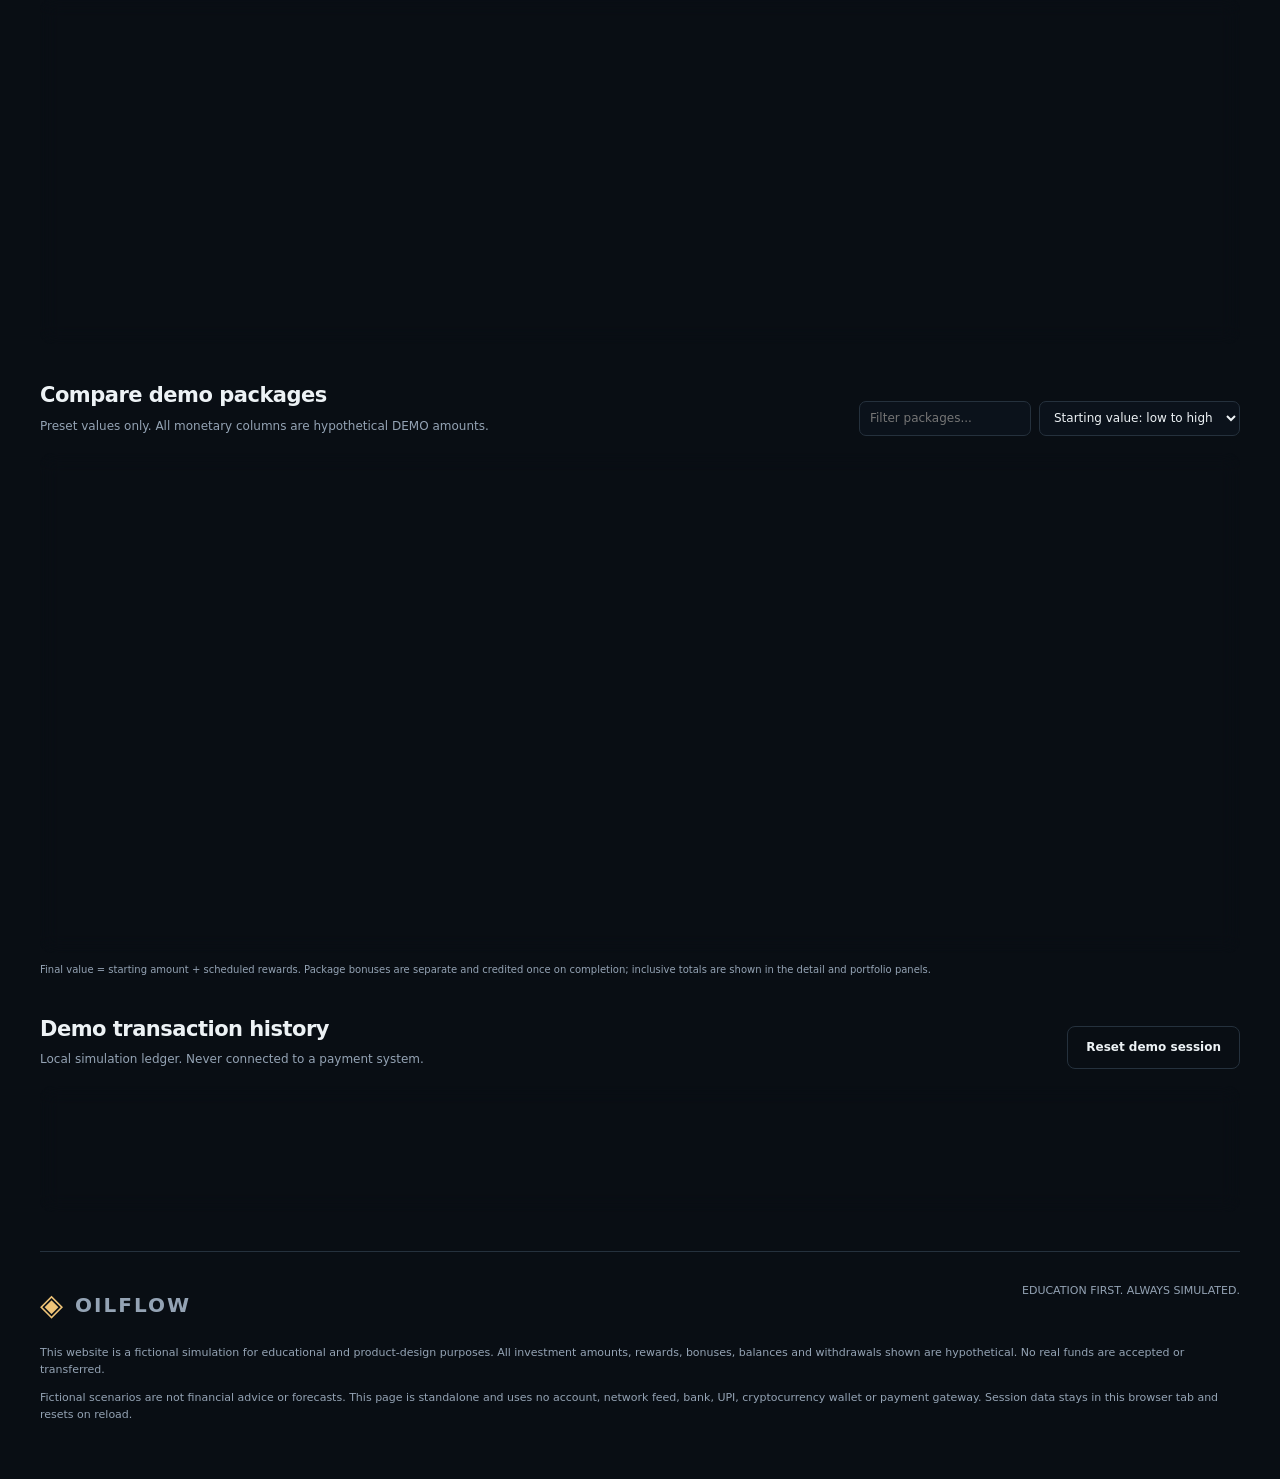
<file: oil-rewards (1).html>
<!doctype html>
<html lang="en"><head><meta charset="utf-8"><meta name="viewport" content="width=device-width,initial-scale=1"><title>OILFLOW | Oil Rewards Simulator</title><style>
:root{color-scheme:dark;--bg:#090e14;--panel:#111923;--line:#25313d;--text:#edf2f5;--muted:#94a3b4;--gold:#efc478;--green:#75d6b1;--red:#f39a9a}*{box-sizing:border-box}html{scroll-behavior:smooth;scroll-padding-top:110px}body{margin:0;background:radial-gradient(ellipse at 85% 4%,#26302488,transparent 30%),var(--bg);color:var(--text);font:14px/1.55 system-ui,-apple-system,BlinkMacSystemFont,"Segoe UI",sans-serif}button,input,select{font:inherit}button,a,input,select{-webkit-tap-highlight-color:transparent}button,a{touch-action:manipulation}button{cursor:pointer}button:disabled{opacity:.45;cursor:not-allowed}a{color:inherit;text-decoration:none}button:focus-visible,a:focus-visible,input:focus-visible,select:focus-visible{outline:2px solid var(--gold);outline-offset:4px}.shell{max-width:1390px;margin:auto;padding:0 40px}.banner{background:#253023;color:#d4e8b8;text-align:center;font-size:11px;padding:7px 15px;letter-spacing:.4px}.nav{position:sticky;top:0;background:#090e14ec;backdrop-filter:blur(18px);border-bottom:1px solid var(--line);z-index:20}.nav .shell{height:72px;display:flex;align-items:center;gap:30px}.logo{font-size:20px;font-weight:800;letter-spacing:2px;display:flex;align-items:center;gap:10px}.mark{color:var(--gold);font-size:30px}.navlinks{display:flex;gap:25px;color:var(--muted);font-size:12px}.navlinks a:hover{color:var(--gold)}.navright{margin-left:auto;display:flex;align-items:center;gap:16px}.pill,.badge{display:inline-flex;align-items:center;gap:7px;border:1px solid #63774e66;background:#63774e18;color:#cee3a9;border-radius:6px;padding:4px 8px;font-size:10px;font-weight:700;letter-spacing:1px}.badge{color:var(--gold);border-color:#efc47844;background:#efc47810}.avatar{background:#273243;border:1px solid #45505d;border-radius:50%;width:33px;height:33px;display:grid;place-items:center;font-size:11px}.hero{padding:62px 0 36px;display:grid;grid-template-columns:1.3fr .7fr;gap:65px;align-items:center}.eyebrow{font-size:10px;letter-spacing:2px;color:var(--gold);text-transform:uppercase;font-weight:650}.hero h1{font-size:clamp(38px,4.4vw,63px);font-weight:550;line-height:1.08;letter-spacing:-2.7px;margin:17px 0 20px;max-width:660px}.hero h1 em{font-style:normal;color:var(--gold)}.hero p{max-width:540px;color:var(--muted);font-size:15px}.actions{display:flex;gap:10px;flex-wrap:wrap;margin:24px 0 14px}.btn{display:inline-flex;align-items:center;justify-content:center;gap:10px;border:1px solid var(--line);border-radius:8px;padding:11px 18px;background:#19232f;color:var(--text);font-size:12px;font-weight:650;transition:background .2s,transform .2s}.btn:hover:not(:disabled){background:#293646;transform:translateY(-1px)}.primary{background:var(--gold);border-color:var(--gold);color:#211b11}.primary:hover:not(:disabled){background:#ffdaa1}.quiet{background:transparent}.wide{width:100%}.tiny{font-size:10px;color:var(--muted)}.muted{color:var(--muted)}.money{font-variant-numeric:tabular-nums;letter-spacing:-.6px}.positive{color:var(--green)}.negative{color:var(--red)}.market{padding:25px;position:relative;overflow:hidden;background:linear-gradient(145deg,#1c282ddd,#111923);border:1px solid #44513b;border-radius:15px}.market:before{content:'';position:absolute;width:180px;height:180px;border-radius:50%;border:25px solid #efc47807;right:-45px;top:-50px}.markethead,.between{display:flex;justify-content:space-between;align-items:center;gap:12px}.oil-icon{width:35px;height:42px;border:1px solid var(--gold);border-radius:8px;background:repeating-linear-gradient(0deg,transparent 0 10px,#efc47833 11px 12px);display:grid;place-items:center;color:var(--gold)}.market h2{font-size:13px;margin:0}.oilprice{font-size:37px;margin-top:15px}.marketflow{display:flex;justify-content:space-between;align-items:center;gap:5px;border-top:1px solid var(--line);padding-top:14px;margin-top:15px;font-size:9px;color:var(--muted)}.marketflow strong{font-size:10px;color:#d5dccd}.notice{border:1px solid #efc47825;background:#efc47807;border-radius:8px;padding:12px 16px;color:#c4b595;font-size:11px}.sectionhead{display:flex;justify-content:space-between;align-items:flex-end;gap:16px;margin:35px 0 17px}h2{font-size:21px;font-weight:550;letter-spacing:-.5px;margin:0}h3{font-size:14px;font-weight:600;margin:0}.sectionhead p{font-size:12px;color:var(--muted);margin:5px 0 0}.workbench{display:grid;grid-template-columns:1fr 400px;gap:22px;align-items:start}.packages{display:grid;grid-template-columns:repeat(2,minmax(0,1fr));gap:14px}.card{background:linear-gradient(125deg,#16202bcc,#111923e8);border:1px solid var(--line);border-radius:12px;backdrop-filter:blur(10px)}.package{padding:20px;transition:border .2s,transform .2s}.package:hover{transform:translateY(-2px);border-color:#65705e}.package.selected{border-color:var(--gold);box-shadow:inset 0 2px 0 var(--gold)}.tier{color:var(--accent,var(--gold));font-size:10px;letter-spacing:1.3px}.package .amount{font-size:31px;font-weight:550;margin:9px 0 1px}.package .metrics{display:grid;grid-template-columns:1fr 1fr;gap:11px;margin:18px 0}.label{font-size:9px;letter-spacing:.7px;text-transform:uppercase;color:var(--muted);display:block}.metrics b{font-size:14px;font-weight:550;display:block;margin-top:2px}.package .finish{border-top:1px solid var(--line);padding:11px 0;margin-bottom:8px}.finish b{font-size:18px}.package .tiny{font-size:9px}.detail{position:sticky;top:92px;padding:23px;border-color:#736347}.detail h2{font-size:22px;margin:13px 0 2px}.detail .big{font-size:38px;margin:5px 0}.detailgrid{display:grid;grid-template-columns:1fr 1fr;gap:17px;margin:18px 0}.detailgrid b{display:block;font-size:19px;margin-top:4px;font-weight:550}.rule{height:1px;background:var(--line);margin:18px 0}.progress{height:6px;background:#273340;border-radius:8px;overflow:hidden;margin:13px 0}.progress i{display:block;background:var(--gold);height:100%;width:0;transition:width .5s ease}.small{font-size:12px}.subactions{display:flex;gap:8px;margin:9px 0}.subactions .btn{flex:1;padding:9px}.previewnote{font-size:10px;color:var(--muted);margin:10px 0}.dual{display:grid;grid-template-columns:1.5fr 1fr;gap:22px}.pad{padding:24px}.timeline{display:grid;grid-template-columns:repeat(7,1fr);gap:8px;margin:20px 0}.day{border:1px solid var(--line);border-radius:8px;padding:11px 4px;text-align:center;font-size:9px;color:var(--muted);transition:background .25s}.day b{display:block;font-size:12px;color:var(--text);margin:5px 0}.day.done{background:#75d6b10c;border-color:#75d6b145}.day.done span{color:var(--green)}.day.active{border-color:var(--gold)}.bonuslist{display:grid;grid-template-columns:1fr 1fr;gap:10px;margin-top:19px}.bonusitem{padding:13px;background:#0d141d;border:1px solid var(--line);border-radius:8px}.bonusitem b{font-size:21px;font-weight:550;display:block;color:var(--gold);margin:7px 0}.bonusitem .small{font-size:10px}.portgrid{display:grid;grid-template-columns:repeat(4,1fr);gap:15px;margin:22px 0}.portgrid strong{display:block;font-size:24px;font-weight:550;margin-top:5px}.chart{width:100%;height:270px;display:block}.chart text{font-family:system-ui,sans-serif;fill:#8293a7;font-size:10px}.chartwrap{position:relative}.charttip{position:absolute;pointer-events:none;background:#090e14;border:1px solid var(--gold);padding:8px 11px;border-radius:7px;font-size:11px;z-index:5;display:none;top:12px;right:14px}.settings{display:grid;grid-template-columns:repeat(4,minmax(0,1fr));gap:16px;margin-top:21px}.field label{display:block;font-size:10px;color:var(--muted);margin-bottom:7px}.field input,.field select,.filter{border:1px solid var(--line);border-radius:7px;background:#0b121b;color:var(--text);padding:11px;width:100%;min-width:0;font-size:12px}.field input:focus,.field select:focus{border-color:var(--gold)}.results{display:flex;flex-wrap:wrap;gap:20px;border-top:1px solid var(--line);padding-top:17px;margin-top:20px}.results b{display:block;font-size:19px;font-weight:550;margin-top:4px}.tablewrap{overflow:auto}table{border-collapse:collapse;width:100%;white-space:nowrap;font-size:12px}th{text-align:right;color:var(--muted);font-size:9px;font-weight:500;padding:15px 14px;background:#0e1620;letter-spacing:.5px}td{text-align:right;padding:16px 14px;border-top:1px solid var(--line);font-variant-numeric:tabular-nums}td:first-child,th:first-child{text-align:left}th button{color:inherit;border:0;background:none;padding:0;font:inherit;cursor:pointer}tr.selected td{background:#efc47808}.tools{display:flex;gap:8px}.filter{width:auto;padding:7px 10px}footer{margin-top:40px;padding:30px 0 45px;border-top:1px solid var(--line);font-size:11px;color:var(--muted)}.footerline{display:flex;justify-content:space-between;gap:15px;margin-bottom:15px}.mobilebar{display:none}.toast{position:fixed;bottom:25px;left:50%;transform:translateX(-50%);max-width:90vw;background:#25372d;border:1px solid #698d76;border-radius:9px;padding:12px 20px;z-index:100;font-size:12px}.hide{display:none!important}dialog{background:#111923;color:var(--text);border:1px solid #59614d;border-radius:15px;padding:28px;width:min(460px,calc(100% - 30px));box-shadow:0 25px 100px #0009}dialog::backdrop{background:#02070cbb;backdrop-filter:blur(6px)}dialog .field{margin:16px 0}.close{background:none;border:0;font-size:22px;color:var(--muted)}.error{color:var(--red);font-size:12px;min-height:18px}.check{font-size:35px;color:var(--green);margin-bottom:10px}.empty{color:var(--muted);text-align:center;padding:30px!important}.sessiontag{font-size:9px;letter-spacing:.5px;color:var(--muted)}@media(min-width:1450px){.packages{grid-template-columns:repeat(3,minmax(0,1fr))}.workbench{grid-template-columns:1fr 380px}.shell{max-width:1500px}}
@media(max-width:1050px){.shell{padding:0 24px}.workbench{grid-template-columns:1fr 330px}.hero{gap:30px}.navlinks{gap:14px}.navright .tiny{display:none}.dual{grid-template-columns:1fr}.settings{grid-template-columns:repeat(2,1fr)}}@media(max-width:760px){.shell{padding:0 18px}.banner{font-size:9px}.nav .shell{height:60px}.navlinks{display:none}.hero{grid-template-columns:1fr;padding-top:35px;gap:20px}.hero h1{letter-spacing:-1.5px}.market{padding:20px}.workbench{grid-template-columns:1fr}.packages{grid-template-columns:1fr}.detail{position:relative;top:auto;scroll-margin-top:80px}.sectionhead{align-items:flex-start;flex-direction:column}.timeline{grid-template-columns:repeat(4,1fr)}.portgrid{grid-template-columns:1fr 1fr}.portgrid strong{font-size:23px}.pad{padding:19px}.mobilebar{display:flex;position:fixed;bottom:0;left:0;right:0;background:#0e1723f5;backdrop-filter:blur(16px);border-top:1px solid #776647;padding:12px 18px calc(12px + env(safe-area-inset-bottom));align-items:center;justify-content:space-between;z-index:25}.mobilebar b{font-size:13px}.mobilebar .btn{font-size:11px}footer{padding-bottom:120px}.toast{bottom:100px}.chart{height:230px}.settings{gap:12px}.tools{flex-wrap:wrap}.footerline{flex-direction:column}}@media(prefers-reduced-motion:reduce){*{scroll-behavior:auto!important;transition:none!important}}
</style></head><body>
<div class="banner">FICTIONAL EDUCATIONAL DEMO ONLY &nbsp; / &nbsp; No real funds, deposits, withdrawals or financial returns</div>
<nav class="nav"><div class="shell"><a class="logo" href="#home"><span class="mark">◈</span>OILFLOW</a><div class="navlinks"><a href="#packages">Packages</a><a href="#progress">Reward timeline</a><a href="#portfolio">Portfolio</a><a href="#settings">Simulation settings</a><a href="#history">History</a></div><div class="navright"><span class="pill">● DEMO MODE</span><span class="avatar" aria-label="Demo user">D</span></div></div></nav>
<main class="shell" id="home"><section class="hero"><div><span class="eyebrow">DEMO INVESTMENT EXPERIENCE</span><h1>Grow Your<br><em>Oil Position</em></h1><p>Choose a simulated oil package and explore how a fixed reward scenario could affect your portfolio.</p><div class="actions"><a class="btn primary" href="#packages">Explore demo packages <span>↗</span></a><a class="btn quiet" href="#settings">Build your own scenario →</a></div><div class="tiny">All balances and rewards shown are hypothetical simulations.</div></div><aside class="market"><div class="markethead"><div style="display:flex;align-items:center;gap:12px"><div class="oil-icon">◈</div><div><h2>CRUDE OIL</h2><span class="tiny">Fictional market snapshot</span></div></div><span class="pill" id="marketBadge">BULL</span></div><div class="oilprice money">$72.40 <span class="small muted">/ barrel · DEMO</span></div><div class="positive small" id="marketMove">+2.18% simulated daily movement</div><div class="marketflow"><strong>OIL PRICE<br>MOVEMENT</strong><span>→</span><strong>SIMULATION<br>ENGINE</strong><span>→</span><strong>PACKAGE<br>VALUE</strong><span>→</span><strong>DEMO<br>REWARD</strong></div><p class="tiny" style="margin-bottom:0">Illustrative connection only. Fixed demo rewards do not come from oil prices. Market-linked mode uses a user-controlled arithmetic model, not actual market returns.</p></aside></section>
<div class="notice">ⓘ &nbsp; These intentionally exaggerated reward schedules demonstrate a product interface, not plausible investment performance. No reward is promised or available in the real world.</div>
<section id="packages"><div class="sectionhead"><div><div class="eyebrow">01 / Choose your scenario</div><h2 style="margin-top:5px">A package for every simulation</h2><p>Six starting points. One fictional 14-day reward model.</p></div><span class="badge">HYPOTHETICAL DEMO SCENARIO</span></div><div class="workbench"><div class="packages" id="packageGrid"></div><aside class="card detail" id="detail" aria-label="Selected package details"></aside></div></section>
<section id="progress"><div class="sectionhead"><div><div class="eyebrow">02 / Explore the journey</div><h2 style="margin-top:5px">Daily reward timeline</h2><p>Advance simulated days manually or use accelerated playback. No real-time earnings.</p></div><span class="badge" id="timelineStatus">SCENARIO PREVIEW</span></div><div class="dual"><div class="card pad"><div class="between"><h3 id="timelineTitle">14-day demo schedule</h3><span class="tiny">Every amount below is DEMO</span></div><div class="timeline" id="timeline"></div><div class="between"><span class="small muted">Total scheduled simulated rewards</span><strong class="money positive" id="timelineTotal"></strong></div></div><div class="card pad"><div class="between"><h3>BONUS CENTER</h3><span class="badge">SIMULATED</span></div><p class="tiny">Only the package bonus is included in this scenario. Other bonus cards are separate, uncredited illustrations.</p><div class="bonuslist" id="bonuses"></div></div></div></section>
<section id="portfolio"><div class="sectionhead"><div><div class="eyebrow">03 / Watch the numbers change</div><h2 style="margin-top:5px">Demo portfolio</h2><p id="portfolioSub">Selected scenario preview. Start a demo to accumulate fictional rewards.</p></div><span class="pill" id="portfolioProgress">0 / 14 DAYS</span></div><div class="card pad"><div class="portgrid" id="portfolioStats"></div><div class="between"><div class="tiny">SIMULATED BALANCE OVER TIME · INR</div><div class="tiny"><span style="color:var(--gold)">━</span> Hypothetical schedule &nbsp; <span class="positive">●</span> Current day</div></div><div class="chartwrap"><svg id="chart" class="chart" viewBox="0 0 960 270" role="img" aria-label="Hypothetical balance by simulated day"></svg><div class="charttip" id="chartTip"></div></div><div class="between" style="flex-wrap:wrap"><div class="small" id="pnl"></div><button class="btn" id="withdrawBtn">SIMULATE WITHDRAWAL ↗</button></div><p class="tiny" id="portfolioFoot"></p></div></section>
<section id="settings"><div class="sectionhead"><div><div class="eyebrow">04 / Make it your own</div><h2 style="margin-top:5px">Simulation Settings</h2><p>Edits update the preview immediately. An active demo retains its original settings.</p></div><span class="badge">CONFIGURABLE HYPOTHETICAL MODEL</span></div><div class="card pad"><form id="settingsForm" novalidate><div class="settings"><div class="field"><label for="scenario">Scenario</label><select id="scenario"><option>Bull</option><option>Neutral</option><option>Bear</option><option>Custom</option></select></div><div class="field"><label for="mode">Reward mode</label><select id="mode"><option value="fixed">Fixed demo reward</option><option value="linked">Market-linked demo reward</option></select></div><div class="field"><label for="duration">Simulation duration</label><select id="duration"><option value="7">7 days</option><option value="14" selected>14 days</option><option value="30">30 days</option></select></div><div class="field"><label for="amount">Starting amount (DEMO ₹)</label><input id="amount" type="number" min="1" max="10000000" step="0.01" value="500"></div><div class="field"><label for="daily">Daily hypothetical reward (DEMO ₹)</label><input id="daily" type="number" min="-10000000" max="10000000" step="0.01" value="90"></div><div class="field"><label for="bonus">Completion bonus (DEMO ₹)</label><input id="bonus" type="number" min="0" max="10000000" step="0.01" value="100"></div><div class="field"><label for="movement">Daily simulated oil movement (%)</label><input id="movement" type="number" min="-100" max="100" step="0.01" value="2.18"></div><div style="align-self:end"><button type="button" class="btn wide" id="restore">Restore selected tier</button></div></div><div class="error" id="settingsError" role="alert"></div><p class="tiny" id="modelExplain"></p><div class="results" id="settingsResults"></div></form></div></section>
<section id="comparison"><div class="sectionhead"><div><h2>Compare demo packages</h2><p>Preset values only. All monetary columns are hypothetical DEMO amounts.</p></div><div class="tools"><input class="filter" id="search" aria-label="Filter packages by name" placeholder="Filter packages..."><select class="filter" id="sort" aria-label="Sort packages"><option value="amount">Starting value: low to high</option><option value="amount-desc">Starting value: high to low</option><option value="daily-desc">Daily reward: high to low</option><option value="final-desc">Final value: high to low</option><option value="name">Package: A to Z</option></select></div></div><div class="card tablewrap"><table><thead><tr><th>PACKAGE</th><th>STARTING DEMO ₹</th><th>DAILY DEMO ₹</th><th>DURATION</th><th>TOTAL REWARD DEMO ₹</th><th>BONUS DEMO ₹</th><th>FINAL EX-BONUS DEMO ₹</th></tr></thead><tbody id="compareBody"></tbody></table></div><p class="tiny">Final value = starting amount + scheduled rewards. Package bonuses are separate and credited once on completion; inclusive totals are shown in the detail and portfolio panels.</p></section>
<section id="history"><div class="sectionhead"><div><h2>Demo transaction history</h2><p>Local simulation ledger. Never connected to a payment system.</p></div><button class="btn quiet" id="reset">Reset demo session</button></div><div class="card tablewrap"><table><thead><tr><th>DEMO EVENT</th><th>SIMULATED DAY</th><th>AMOUNT · DEMO ₹</th><th>STATUS</th></tr></thead><tbody id="historyBody"></tbody></table></div></section>
<footer><div class="footerline"><a class="logo" href="#home"><span class="mark">◈</span>OILFLOW</a><span>EDUCATION FIRST. ALWAYS SIMULATED.</span></div>This website is a fictional simulation for educational and product-design purposes. All investment amounts, rewards, bonuses, balances and withdrawals shown are hypothetical. No real funds are accepted or transferred.<p>Fictional scenarios are not financial advice or forecasts. This page is standalone and uses no account, network feed, bank, UPI, cryptocurrency wallet or payment gateway. Session data stays in this browser tab and resets on reload.</p></footer></main>
<div class="mobilebar"><div><span class="label">SELECTED DEMO PACKAGE</span><b id="mobileName">OIL STARTER · ₹500</b></div><a href="#detail" class="btn primary">VIEW SIMULATION ↑</a></div>
<dialog id="withdrawDialog" aria-labelledby="withdrawTitle"><div class="between"><span class="badge">DEMO MODE</span><button class="close" aria-label="Close withdrawal dialog" id="closeWithdraw">×</button></div><div id="withdrawContent"></div></dialog>
<dialog id="confirmDialog" aria-labelledby="confirmTitle"><span class="badge">DEMO SESSION</span><h2 id="confirmTitle" style="margin:15px 0">Replace current demo?</h2><p class="muted small">Starting this scenario clears the current demo position and transaction history. No real funds are involved.</p><div class="actions"><button class="btn" id="cancelReplace">Keep current demo</button><button class="btn primary" id="confirmReplace">Start new demo</button></div></dialog>
<div class="toast hide" id="toast" role="status"></div>
<script>
'use strict';
const $=id=>document.getElementById(id);
const money=n=>'₹'+Number(n).toLocaleString('en-IN',{maximumFractionDigits:2});
const signed=n=>(n>=0?'+':'-')+money(Math.abs(n));
const round=n=>Math.round((n+Number.EPSILON)*100)/100;
const tiers=[['Starter',500,'#efc478'],['Basic',1000,'#90bfdd'],['Plus',2500,'#aca1e6'],['Pro',5000,'#75d6b1'],['Advanced',10000,'#e6af93'],['Premium',20000,'#d9c488']].map(([name,amount,color],id)=>({id,name,amount,color,daily:amount*.18,bonus:amount*.2,duration:14}));
let selected=0,cfg={...tiers[0],scenario:'Bull',mode:'fixed',movement:2.18},run=null,timer=null,valid=true;
function toast(text){$('toast').textContent=text;$('toast').classList.remove('hide');clearTimeout(toast.timeout);toast.timeout=setTimeout(()=>$('toast').classList.add('hide'),3200)}
function calc(c){const daily=round(c.mode==='linked'?c.amount*c.movement/100:c.daily);const rewards=round(daily*c.duration);return {daily,rewards,final:round(c.amount+rewards),inclusive:round(c.amount+rewards+c.bonus)}}
function series(c){const x=calc(c);return Array.from({length:c.duration+1},(_,d)=>round(c.amount+x.daily*d+(d===c.duration?c.bonus:0)))}
function selectTier(id,scroll=true){selected=id;cfg={...tiers[id],scenario:'Bull',mode:'fixed',movement:2.18};fillForm();readSettings();renderPackages();renderCompare();if(scroll)$('detail').scrollIntoView({behavior:'smooth',block:'start'})}
function renderPackages(){$('packageGrid').innerHTML=tiers.map(p=>{const x=calc({...p,mode:'fixed'});return `<article class="card package ${selected===p.id?'selected':''}" style="--accent:${p.color}"><div class="between"><span class="tier">${String(p.id+1).padStart(2,'0')} / ${p.name.toUpperCase()}</span><span class="sessiontag">${selected===p.id?'SELECTED':'DEMO READY'}</span></div><div class="amount money">${money(p.amount)} <span class="label" style="display:inline">DEMO</span></div><div class="tiny">HYPOTHETICAL DEMO SCENARIO</div><div class="metrics"><div><span class="label">DAILY DEMO REWARD</span><b class="positive money">${money(p.daily)}<span class="tiny"> / day</span></b></div><div><span class="label">SIMULATION DURATION</span><b>${p.duration} days</b></div><div><span class="label">TOTAL SIMULATED REWARD</span><b class="money">${money(x.rewards)}</b></div><div><span class="label">SEPARATE DEMO BONUS</span><b class="money">${money(p.bonus)}</b></div></div><div class="between finish"><span class="label">FINAL DEMO VALUE<br>BEFORE SEPARATE BONUS</span><b class="money">${money(x.final)}</b></div><button class="btn ${selected===p.id?'primary':'quiet'} wide" data-select="${p.id}" aria-pressed="${selected===p.id}">VIEW DETAILS <span>↗</span></button></article>`}).join('');$('mobileName').textContent='OIL '+tiers[selected].name.toUpperCase()+' · '+money(cfg.amount)+' DEMO'}
function renderDetail(){const c=cfg,x=calc(c);const same=run&&JSON.stringify(run.config)===JSON.stringify(cfg);const d=same?run.day:0;
$('detail').innerHTML=`<div class="between"><span class="badge">HYPOTHETICAL DEMO SCENARIO</span><span class="tiny">${run&&!same?'NEW PREVIEW':'DEMO'}</span></div><h2>OIL ${tiers[selected].name.toUpperCase()}</h2><span class="tiny">${c.mode==='fixed'?'Fixed illustrative reward schedule':'Market-linked arithmetic illustration'}</span><div class="rule"></div><span class="label">SIMULATED STARTING VALUE</span><div class="big money">${money(c.amount)}</div><div class="detailgrid"><div><span class="label">DAILY DEMO REWARD</span><b class="money ${x.daily>=0?'positive':'negative'}">${money(x.daily)}</b></div><div><span class="label">DURATION</span><b>${c.duration} DAYS</b></div><div><span class="label">TOTAL HYPOTHETICAL REWARD</span><b class="money">${money(x.rewards)}</b></div><div><span class="label">DEMO BONUS</span><b class="money">${money(c.bonus)}</b></div></div><div class="notice"><span class="label">HYPOTHETICAL FINAL VALUE · EX-BONUS</span><strong class="money" style="font-size:28px">${money(x.final)}</strong><div class="tiny">Including separate demo bonus: ${money(x.inclusive)} DEMO</div></div><div class="rule"></div><div class="between small"><b>DAY ${d} / ${c.duration}</b><span class="tiny">${same?(d===c.duration?'COMPLETED':timer?'PLAYING':'PAUSED'):'PREVIEW'}</span></div><div class="progress"><i style="width:${d/c.duration*100}%"></i></div><div class="between tiny"><span>Today's demo reward: ${money(d?x.daily:0)}</span><span>${d===c.duration?'Schedule complete':'Next: '+(d?'tomorrow (sim.)':'day 1 (sim.)')}</span></div><div style="margin-top:18px"><button class="btn primary wide" id="startDemo" ${!valid?'disabled':''}>${run?'START NEW DEMO':'START DEMO'} →</button></div><p class="previewnote">Demo starts at day 0. Day advancement is controlled by you. The bonus is credited once on the final day.</p>${run&&!same?'<p class="tiny">Your active scenario is unchanged. Its progress and portfolio remain below.</p>':''}`;
$('startDemo').onclick=requestStart;
$('mobileName').textContent='OIL '+tiers[selected].name.toUpperCase()+' · '+money(cfg.amount)+' DEMO';
}
function renderTimeline(){const c=run?run.config:cfg,x=calc(c),day=run?run.day:0;
$('timelineStatus').textContent=run?(day===c.duration?'DEMO COMPLETED':timer?'ACCELERATED PLAYBACK':'ACTIVE DEMO · PAUSED'):'SCENARIO PREVIEW';
$('timelineTitle').textContent=`${c.duration}-day demo schedule · OIL ${c.name.toUpperCase()}`;
$('timeline').innerHTML=Array.from({length:c.duration},(_,i)=>`<div class="day ${i<day?'done':i===day?'active':''}"><div>DAY ${i+1}</div><b class="money">${signed(x.daily)}</b><span>${i<day?'✓ Completed':'Scheduled'}</span><div style="font-size:8px">DEMO</div></div>`).join('');
$('timelineTotal').textContent=money(x.rewards)+' DEMO';
const old=$('playControls');if(old)old.remove();const controls=document.createElement('div');controls.id='playControls';controls.className='subactions';controls.innerHTML=`<button class="btn" id="next" ${!run||day===c.duration?'disabled':''}>Next demo day →</button><button class="btn" id="play" ${!run||day===c.duration?'disabled':''}>${timer?'Pause playback':'Play demo'}</button><button class="btn" id="complete" ${!run||day===c.duration?'disabled':''}>Complete</button>`;$('timeline').before(controls);$('next').onclick=()=>advance();$('play').onclick=togglePlay;$('complete').onclick=()=>{stop();while(run.day<run.config.duration)advance(false);renderRun();toast('Demo complete. Separate simulated package bonus credited once.')};
$('bonuses').innerHTML=[['Package Bonus',c.bonus,day===c.duration?'Credited once':'At completion'],['Loyalty Bonus',round(c.amount*.05),'Example only · not credited'],['7-Day Milestone',round(c.amount*.10),'Example only · not credited'],['Market Scenario Bonus',round(c.amount*.20),'Example only · not credited']].map(([name,amt,status])=>`<div class="bonusitem"><span class="small">${name}</span><b class="money">+${money(amt)}</b><span class="badge">SIMULATED</span><p class="tiny" style="margin-bottom:0">${status}</p>${name==='Package Bonus'?'<span class="tiny">14-day completion in preset</span>':''}</div>`).join('');
}
function chart(c,day){const values=series(c),W=960,H=270,L=72,R=20,T=22,B=34;let min=Math.min(...values),max=Math.max(...values);const pad=Math.max((max-min)*.12,1);min-=pad;max+=pad;const X=i=>L+i/c.duration*(W-L-R),Y=v=>T+(max-v)/(max-min)*(H-T-B);const pts=values.map((v,i)=>`${X(i)},${Y(v)}`).join(' ');const grids=Array.from({length:5},(_,i)=>{const v=min+(max-min)*i/4;return `<line x1="${L}" x2="${W-R}" y1="${Y(v)}" y2="${Y(v)}" stroke="#25313d" stroke-dasharray="3 5"/><text x="${L-10}" y="${Y(v)+4}" text-anchor="end">${money(Math.round(v))}</text>`}).join('');const ticks=[0,Math.round(c.duration/4),Math.round(c.duration/2),Math.round(c.duration*.75),c.duration];$('chart').innerHTML=`<title>Hypothetical demo balance by day, including bonus at completion</title><defs><linearGradient id="area" x1="0" y1="0" x2="0" y2="1"><stop offset="0" stop-color="#efc478" stop-opacity=".17"/><stop offset="1" stop-color="#efc478" stop-opacity="0"/></linearGradient></defs>${grids}<polygon points="${L},${H-B} ${pts} ${W-R},${H-B}" fill="url(#area)"/><polyline points="${pts}" fill="none" stroke="#efc478" stroke-width="2.5" stroke-linejoin="round"/>${ticks.map(i=>`<text x="${X(i)}" y="${H-9}" text-anchor="middle">Day ${i}</text>`).join('')}<line x1="${X(day)}" x2="${X(day)}" y1="${T}" y2="${H-B}" stroke="#75d6b1" stroke-dasharray="3 5"/><circle cx="${X(day)}" cy="${Y(values[day])}" r="5" fill="#75d6b1" stroke="#111923" stroke-width="2"/>${values.map((v,i)=>`<circle tabindex="0" aria-label="Day ${i}, ${money(v)} simulated" data-day="${i}" data-value="${v}" cx="${X(i)}" cy="${Y(v)}" r="9" fill="transparent"><title>Day ${i}: ${money(v)} DEMO</title></circle>`).join('')}`;
$('chart').onpointermove=e=>{const rect=$('chart').getBoundingClientRect();const i=Math.max(0,Math.min(c.duration,Math.round(((e.clientX-rect.left)/rect.width*W-L)/(W-L-R)*c.duration)));$('chartTip').textContent=`Day ${i} · ${money(values[i])} DEMO`;$('chartTip').style.display='block'};$('chart').onpointerleave=()=>$('chartTip').style.display='none';$('chart').onfocusin=e=>{if(e.target.dataset.day){$('chartTip').textContent=`Day ${e.target.dataset.day} · ${money(+e.target.dataset.value)} DEMO`;$('chartTip').style.display='block'}};$('chart').onfocusout=()=>$('chartTip').style.display='none';
}
function renderPortfolio(){const c=run?run.config:cfg,x=calc(c),day=run?run.day:0;const rewards=round(x.daily*day),bonus=day===c.duration?c.bonus:0,value=round(c.amount+rewards+bonus),withdrawn=run?run.withdrawn:0;
$('portfolioSub').textContent=run?`Active: OIL ${c.name.toUpperCase()} · ${c.mode==='fixed'?'Fixed':'Market-linked'} DEMO · Graph excludes simulated withdrawals.`:'Selected scenario preview. Start a demo to accumulate fictional rewards.';
$('portfolioProgress').textContent=`${day} / ${c.duration} DAYS`;
$('portfolioStats').innerHTML=[['Initial simulated amount',c.amount],['Accumulated demo rewards',rewards],['Credited simulated bonus',bonus],['Current hypothetical value',value]].map(([label,v])=>`<div><span class="label">${label}</span><strong class="money">${money(v)}</strong><span class="tiny">DEMO</span></div>`).join('');
$('pnl').innerHTML=`Simulated P&L: <strong class="${rewards+bonus>=0?'positive':'negative'}">${signed(rewards+bonus)} DEMO</strong>`;
$('portfolioFoot').textContent=`Available demo balance: ${money(value-withdrawn)} · Simulated withdrawals: ${money(withdrawn)}. Hypothetical final value including bonus: ${money(x.inclusive)}. All amounts DEMO. Withdrawing reduces the available demo balance, not the cumulative value chart.`;
$('withdrawBtn').disabled=!run||value-withdrawn<=0;chart(c,day);
}
function renderHistory(){if(!run){$('historyBody').innerHTML='<tr><td colspan="4" class="empty">No demo transactions yet. Start a simulation to create a fictional ledger.</td></tr>';return}$('historyBody').innerHTML=run.events.slice().reverse().map(e=>`<tr><td>${e.name}<div class="tiny">SIMULATED · ${run.config.name.toUpperCase()}</div></td><td>Day ${e.day}</td><td class="${e.amount<0?'negative':'positive'}">${signed(e.amount)} DEMO</td><td><span class="pill">COMPLETED</span></td></tr>`).join('')}
function renderRun(){renderDetail();renderTimeline();renderPortfolio();renderHistory()}
function requestStart(){if(!valid)return;if(run){$('confirmDialog').showModal()}else start()}
function start(){stop();run={config:{...cfg},day:0,withdrawn:0,events:[{name:'Demo starting allocation',day:0,amount:cfg.amount}]};renderRun();toast('Demo started at day 0. Advance days or play the accelerated preview.');$('progress').scrollIntoView({behavior:'smooth'})}
function advance(render=true){if(!run||run.day>=run.config.duration)return;run.day++;const x=calc(run.config);run.events.push({name:'Simulated daily '+(x.daily>=0?'reward':'loss'),day:run.day,amount:x.daily});if(run.day===run.config.duration){run.events.push({name:'Simulated completion bonus',day:run.day,amount:run.config.bonus});stop()}if(render)renderRun()}
function stop(){if(timer){clearInterval(timer);timer=null}}
function togglePlay(){if(timer){stop();renderRun();return}if(!run||run.day>=run.config.duration)return;timer=setInterval(()=>advance(),850);renderRun();toast('Accelerated demo: one simulated day per playback step.')}
function fillForm(){for(const key of ['scenario','mode','amount','daily','bonus','duration','movement'])$(key).value=cfg[key]}
function readSettings(){const candidate={...cfg};for(const key of ['amount','daily','bonus','duration','movement'])candidate[key]=Number($(key).value);candidate.scenario=$('scenario').value;candidate.mode=$('mode').value;const inputs=['amount','daily','bonus','movement'];const bad=inputs.some(k=>$(k).value.trim()===''||!Number.isFinite(candidate[k])||!$(k).checkValidity());const x=calc(candidate);valid=!bad&&Math.min(...series(candidate))>=0;
$('settingsError').textContent=bad?'Use finite values within the input limits. Starting amount must be positive; bonus cannot be negative.':!valid?'This scenario would produce a negative balance. Reduce the simulated daily loss or duration.':'';
if(!valid){const b=$('startDemo');if(b)b.disabled=true;return}cfg=candidate;
$('daily').disabled=cfg.mode==='linked';$('movement').disabled=cfg.mode==='fixed';
$('modelExplain').textContent=cfg.mode==='fixed'?'Fixed mode: total reward = daily hypothetical reward × days. Changing Bull / Neutral / Bear does not alter the fixed schedule. Bonus is separate. No compounding.':'Market-linked demo mode: daily reward/loss = starting amount × selected daily movement. Bull +2.18%, Neutral 0%, Bear -2.18%, or Custom. Simple non-compounding arithmetic; not a market forecast.';
$('settingsResults').innerHTML=[['DAILY DEMO REWARD',x.daily],['TOTAL DEMO REWARD',x.rewards],['SEPARATE DEMO BONUS',cfg.bonus],['FINAL DEMO · EX-BONUS',x.final],['FINAL DEMO · INCL. BONUS',x.inclusive]].map(([label,v])=>`<div><span class="label">${label}</span><b class="money">${money(v)}</b></div>`).join('');
$('marketBadge').textContent=cfg.scenario.toUpperCase();$('marketMove').textContent=(cfg.movement>=0?'+':'')+cfg.movement.toFixed(2)+'% simulated daily movement';$('marketMove').className=(cfg.movement>=0?'positive':'negative')+' small';renderDetail();if(!run){renderTimeline();renderPortfolio()}}
function renderCompare(){const query=$('search').value.toLowerCase().trim();const sort=$('sort').value;const rows=tiers.filter(p=>('oil '+p.name).toLowerCase().includes(query));rows.sort((a,b)=>sort==='name'?a.name.localeCompare(b.name):sort.endsWith('desc')?b.amount-a.amount:a.amount-b.amount);$('compareBody').innerHTML=rows.map(p=>`<tr class="${p.id===selected?'selected':''}"><td><button class="btn quiet" data-select="${p.id}">OIL ${p.name.toUpperCase()}</button></td><td>${money(p.amount)}</td><td class="positive">${money(p.daily)}</td><td>14 days</td><td>${money(p.daily*14)}</td><td>${money(p.bonus)}</td><td>${money(p.amount+p.daily*14)}</td></tr>`).join('')||'<tr><td colspan="7" class="empty">No demo packages match this filter.</td></tr>'}
function available(){if(!run)return 0;return round(run.config.amount+calc(run.config).daily*run.day+(run.day===run.config.duration?run.config.bonus:0)-run.withdrawn)}
function openWithdraw(){stop();renderRun();const a=available();if(a<=0)return;$('withdrawContent').innerHTML=`<h2 id="withdrawTitle" style="margin:16px 0 8px">SIMULATED WITHDRAWAL</h2><p class="small muted">Available demo balance</p><div class="money" style="font-size:34px">${money(a)} <span class="badge">DEMO</span></div><form id="withdrawForm" novalidate><div class="field"><label for="withdrawAmount">Withdrawal amount (DEMO ₹)</label><input id="withdrawAmount" type="number" min="0.01" max="${a}" step="0.01" placeholder="0.00" required></div><div class="field"><label for="destination">Demo destination</label><select id="destination" required><option value="">Select Demo Wallet</option value="Demo Wallet A">Demo Wallet A (fictional)</option><option value="Demo Wallet B">Demo Wallet B (fictional)</option></select></div><p class="tiny">Fictional destinations only. No wallet address, account number or payment details are collected. Playback is paused while this dialog is open.</p><div class="error" id="withdrawError" role="alert"></div><button class="btn primary wide" type="submit">CONFIRM DEMO WITHDRAWAL</button></form>`;$('withdrawDialog').showModal();$('withdrawForm').onsubmit=e=>{e.preventDefault();const input=$('withdrawAmount'),amt=Number(input.value),dest=$('destination').value;if(!Number.isFinite(amt)||amt<=0||!input.checkValidity()||amt>available()||!dest){$('withdrawError').textContent='Enter a positive amount within your demo balance and select a fictional destination.';return}run.withdrawn=round(run.withdrawn+amt);run.events.push({name:'Demo withdrawal to '+dest,day:run.day,amount:-amt});renderRun();$('withdrawContent').innerHTML=`<div class="check">✓</div><h2 id="withdrawTitle">SIMULATED WITHDRAWAL COMPLETED</h2><p class="small muted">${money(amt)} DEMO recorded to ${dest}. No real funds were transferred.</p><p class="small">Remaining demo balance: <b>${money(available())} DEMO</b></p><button class="btn primary wide" id="doneWithdraw">VIEW TRANSACTION HISTORY</button>`;$('doneWithdraw').onclick=()=>{$('withdrawDialog').close();$('history').scrollIntoView({behavior:'smooth'})}}}
$('packageGrid').onclick=e=>{const b=e.target.closest('[data-select]');if(b)selectTier(+b.dataset.select)};$('compareBody').onclick=e=>{const b=e.target.closest('[data-select]');if(b)selectTier(+b.dataset.select)};
$('settingsForm').onsubmit=e=>e.preventDefault();$('settingsForm').addEventListener('input',e=>{if(e.target.id==='scenario'){const map={Bull:2.18,Neutral:0,Bear:-2.18};if(e.target.value in map)$('movement').value=map[e.target.value]}if(e.target.id==='movement')$('scenario').value='Custom';readSettings()});$('restore').onclick=()=>selectTier(selected,false);$('search').oninput=renderCompare;$('sort').onchange=renderCompare;$('withdrawBtn').onclick=openWithdraw;$('closeWithdraw').onclick=()=>$('withdrawDialog').close();$('cancelReplace').onclick=()=>$('confirmDialog').close();$('confirmReplace').onclick=()=>{$('confirmDialog').close();start()};$('reset').onclick=()=>{if(!run){toast('The demo session is already empty.');return}if(window.confirm('Reset the fictional demo session and clear its history? No real funds are involved.')){stop();run=null;renderRun();toast('Demo session cleared.')}};
fillForm();renderPackages();readSettings();renderCompare();renderHistory();
</script></body></html>
</file>
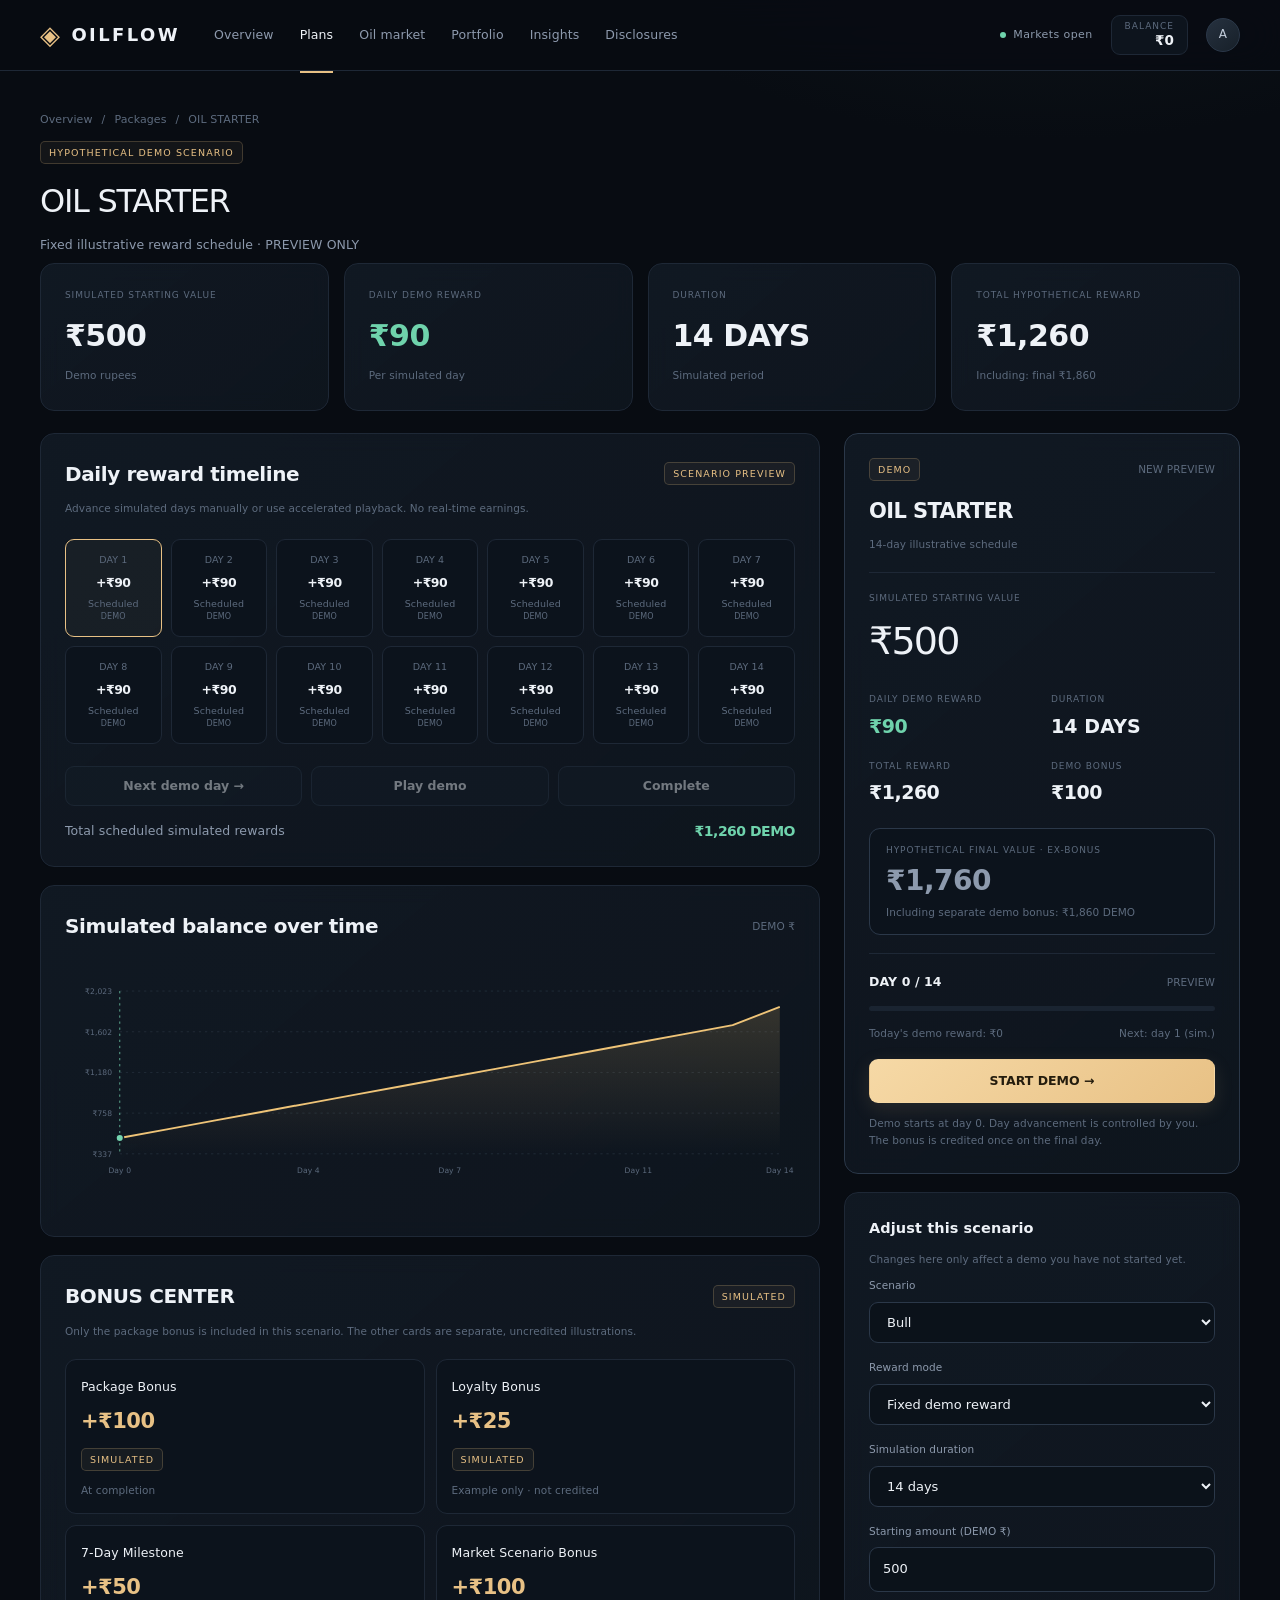
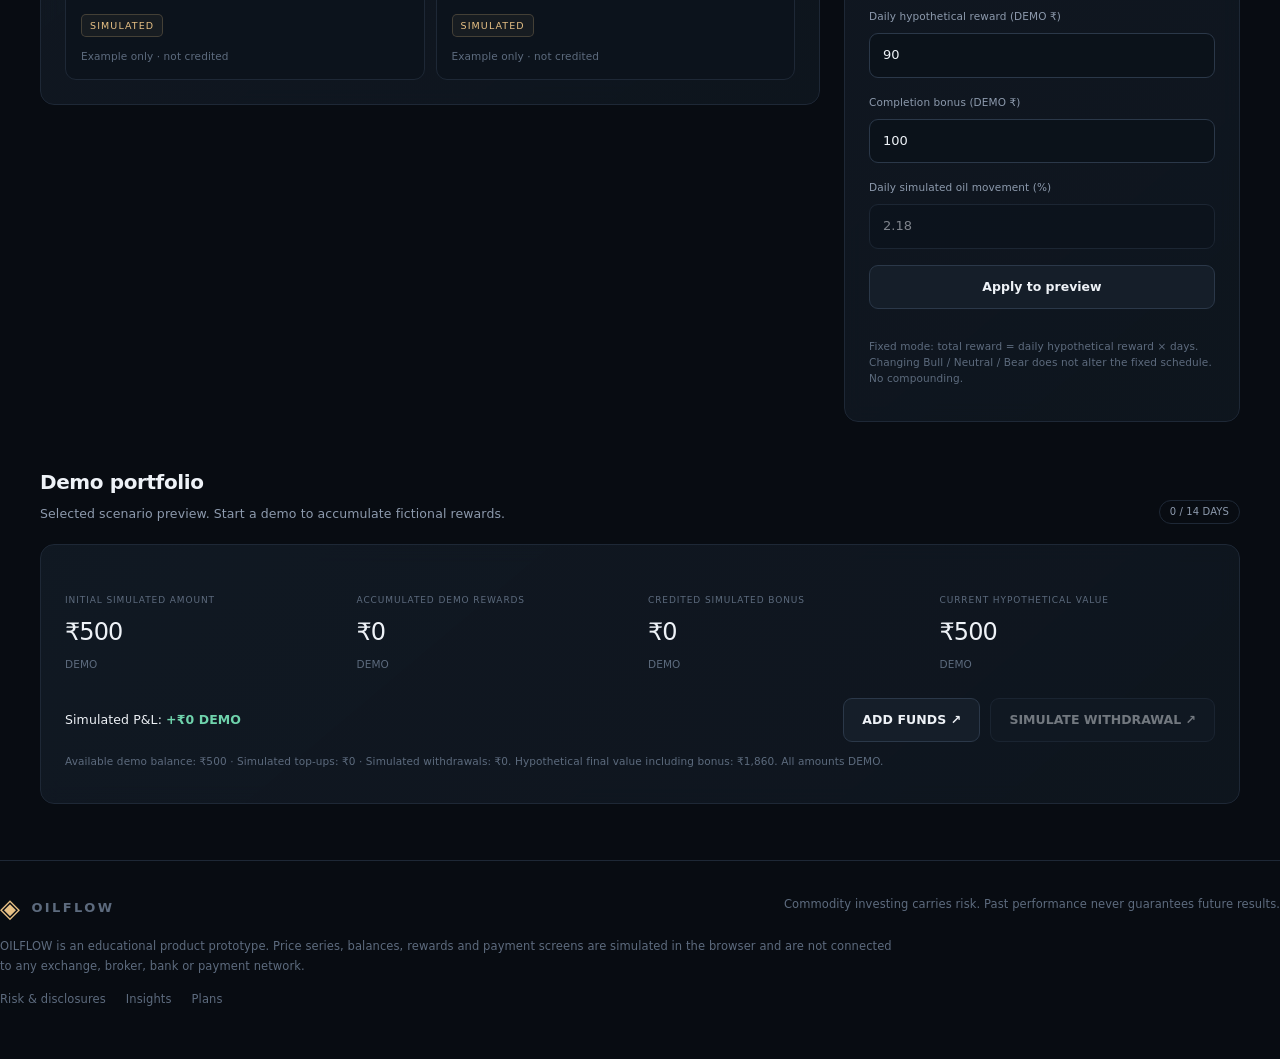
<file: package.html>
<!doctype html>
<html lang="en"><head><meta charset="utf-8"><meta name="viewport" content="width=device-width,initial-scale=1">
<title>OILFLOW | Package simulation</title>
<link rel="stylesheet" href="assets/css/style.css"></head><body>
<div id="nav"></div>
<main class="shell">
  <div class="pagehead" id="head"></div>
  <div class="grid" id="stats" style="display:grid;grid-template-columns:repeat(4,1fr);gap:15px"></div>

  <div class="workbench" style="margin-top:22px">
    <div>
      <div class="card pad">
        <div class="between"><h2>Daily reward timeline</h2><span class="badge" id="timelineStatus">SCENARIO PREVIEW</span></div>
        <p class="tiny" id="timelineNote">Advance simulated days manually or use accelerated playback. No real-time earnings.</p>
        <div class="timeline" id="timeline"></div>
        <div id="controls"></div>
        <div class="between" style="margin-top:14px">
          <span class="small muted">Total scheduled simulated rewards</span>
          <strong class="money positive" id="timelineTotal"></strong>
        </div>
      </div>

      <div class="card pad" style="margin-top:18px">
        <div class="between"><h2>Simulated balance over time</h2><span class="tiny">DEMO ₹</span></div>
        <div class="chartwrap"><svg id="chart" class="chart" viewBox="0 0 960 270" role="img" aria-label="Hypothetical demo balance by simulated day"></svg>
          <div class="charttip" id="chartTip"></div></div>
      </div>

      <div class="card pad" style="margin-top:18px">
        <div class="between"><h2>BONUS CENTER</h2><span class="badge">SIMULATED</span></div>
        <p class="tiny">Only the package bonus is included in this scenario. The other cards are separate, uncredited illustrations.</p>
        <div class="bonuslist" id="bonuses"></div>
      </div>
    </div>

    <aside>
      <div class="card detail" id="detail"></div>
      <div class="card pad" style="margin-top:18px">
        <h3>Adjust this scenario</h3>
        <p class="tiny">Changes here only affect a demo you have not started yet.</p>
        <form id="settingsForm" novalidate>
          <div class="field"><label for="scenario">Scenario</label>
            <select id="scenario"><option>Bull</option><option>Neutral</option><option>Bear</option><option>Custom</option></select></div>
          <div class="field"><label for="mode">Reward mode</label>
            <select id="mode"><option value="fixed">Fixed demo reward</option><option value="linked">Market-linked demo reward</option></select></div>
          <div class="field"><label for="duration">Simulation duration</label>
            <select id="duration"><option value="7">7 days</option><option value="14" selected>14 days</option><option value="30">30 days</option></select></div>
          <div class="field"><label for="amount">Starting amount (DEMO ₹)</label><input id="amount" type="number" min="1" max="10000000" step="0.01"></div>
          <div class="field"><label for="daily">Daily hypothetical reward (DEMO ₹)</label><input id="daily" type="number" min="-10000000" max="10000000" step="0.01"></div>
          <div class="field"><label for="bonus">Completion bonus (DEMO ₹)</label><input id="bonus" type="number" min="0" max="10000000" step="0.01"></div>
          <div class="field"><label for="movement">Daily simulated oil movement (%)</label><input id="movement" type="number" min="-100" max="100" step="0.01"></div>
          <button type="submit" class="btn wide" id="applySettings">Apply to preview</button>
        </form>
        <div class="error" id="settingsError" role="alert"></div>
        <p class="tiny" id="modelExplain"></p>
      </div>
    </aside>
  </div>

  <div class="sectionhead"><div><h2>Demo portfolio</h2><p id="portfolioSub"></p></div>
    <span class="pill" id="portfolioProgress">0 / 14 DAYS</span></div>
  <div class="card pad">
    <div class="portgrid" id="portfolioStats"></div>
    <div class="between" style="flex-wrap:wrap">
      <div class="small" id="pnl"></div>
      <div class="actions" style="margin:0">
        <a class="btn" id="addFundsBtn" href="deposit.html">ADD FUNDS ↗</a>
        <button class="btn" id="withdrawBtn">SIMULATE WITHDRAWAL ↗</button>
      </div>
    </div>
    <p class="tiny" id="portfolioFoot"></p>
  </div>
</main>
<div class="mobilebar">
  <div><span class="label">SELECTED DEMO PACKAGE</span><b id="mobileName">—</b></div>
  <button class="btn primary" id="mobileStart">START DEMO</button>
</div>
<div id="footer"></div>

<dialog id="withdrawDialog" aria-labelledby="withdrawTitle">
  <div class="between"><span class="badge">DEMO MODE</span><button class="close" aria-label="Close" id="closeWithdraw">×</button></div>
  <div id="withdrawContent"></div>
</dialog>
<dialog id="confirmDialog" aria-labelledby="confirmTitle">
  <span class="badge">DEMO SESSION</span>
  <h2 id="confirmTitle" style="margin:15px 0">Replace current demo?</h2>
  <p class="muted small">Starting this scenario clears the current demo position, balance and history. No real funds are involved.</p>
  <div class="actions"><button class="btn" id="cancelReplace">Keep current demo</button>
    <button class="btn primary" id="confirmReplace">Start new demo</button></div>
</dialog>

<script src="assets/js/app.js"></script>
<script src="assets/js/charts.js"></script>
<script>
OF.mount('packages');
(function () {
  var slug = OF.qs('id');
  var base = OF.tierBySlug(slug) || OF.tiers[0];
  var preview = OF.defaultConfig(base);
  var valid = true;

  function tierIndex() { return OF.tiers.findIndex(function (t) { return t.slug === base.slug; }); }
  var state = OF.load();
  var active = state.config && state.config.slug === base.slug ? state : null;

  function cfg() { return active ? active.config : preview; }
  function day() { return active ? active.day : 0; }

  function renderHead() {
    var c = cfg();
    OF.el('head').innerHTML =
      '<div class="crumbs"><a href="index.html">Overview</a> <span>/</span> <a href="packages.html">Packages</a> <span>/</span>' +
      ' <span>OIL ' + base.name.toUpperCase() + '</span></div>' +
      '<span class="badge" style="margin-top:12px;display:inline-flex">HYPOTHETICAL DEMO SCENARIO</span>' +
      '<h1>OIL ' + base.name.toUpperCase() + '</h1>' +
      '<p class="muted small" style="margin:0">' + (c.mode === 'fixed' ? 'Fixed illustrative reward schedule' : 'Market-linked arithmetic illustration') +
      ' · ' + (active ? 'ACTIVE DEMO' : 'PREVIEW ONLY') + '</p>';
    OF.el('mobileName').textContent = 'OIL ' + base.name.toUpperCase() + ' · ' + OF.money(c.amount) + ' DEMO';
  }

  function renderStats() {
    var c = cfg(), x = OF.calc(c);
    OF.el('stats').innerHTML = [
      ['SIMULATED STARTING VALUE', OF.money(c.amount), 'Demo rupees', ''],
      ['DAILY DEMO REWARD', OF.money(x.daily), 'Per simulated day', x.daily >= 0 ? 'positive' : 'negative'],
      ['DURATION', c.duration + ' DAYS', 'Simulated period', ''],
      ['TOTAL HYPOTHETICAL REWARD', OF.money(x.rewards), 'Including: final ' + OF.money(x.inclusive), '']
    ].map(function (row) {
      return '<div class="card pad"><span class="label">' + row[0] + '</span>' +
        '<div class="money ' + row[3] + '" style="font-size:30px;font-weight:550;margin:10px 0 3px">' + row[1] + '</div>' +
        '<span class="tiny">' + row[2] + '</span></div>';
    }).join('');
  }

  function renderDetail() {
    var c = cfg(), x = OF.calc(c), d = day();
    var body = '<div class="between"><span class="badge">DEMO</span><span class="tiny">' + (active ? (d === c.duration ? 'COMPLETED' : 'ACTIVE') : 'NEW PREVIEW') + '</span></div>' +
      '<h2>OIL ' + base.name.toUpperCase() + '</h2><span class="tiny">' + c.duration + '-day illustrative schedule</span>' +
      '<div class="rule"></div>' +
      '<span class="label">SIMULATED STARTING VALUE</span><div class="big money">' + OF.money(c.amount) + '</div>' +
      '<div class="detailgrid">' +
        '<div><span class="label">DAILY DEMO REWARD</span><b class="money ' + (x.daily >= 0 ? 'positive' : 'negative') + '">' + OF.money(x.daily) + '</b></div>' +
        '<div><span class="label">DURATION</span><b>' + c.duration + ' DAYS</b></div>' +
        '<div><span class="label">TOTAL REWARD</span><b class="money">' + OF.money(x.rewards) + '</b></div>' +
        '<div><span class="label">DEMO BONUS</span><b class="money">' + OF.money(c.bonus) + '</b></div>' +
      '</div>' +
      '<div class="notice"><span class="label">HYPOTHETICAL FINAL VALUE · EX-BONUS</span>' +
      '<strong class="money" style="font-size:28px">' + OF.money(x.final) + '</strong>' +
      '<div class="tiny">Including separate demo bonus: ' + OF.money(x.inclusive) + ' DEMO</div></div>' +
      '<div class="rule"></div>' +
      '<div class="between small"><b>DAY ' + d + ' / ' + c.duration + '</b><span class="tiny">' +
      (active ? (d === c.duration ? 'COMPLETED' : 'PAUSED') : 'PREVIEW') + '</span></div>' +
      '<div class="progress"><i style="width:' + (d / c.duration * 100) + '%"></i></div>' +
      '<div class="between tiny"><span>Today\'s demo reward: ' + OF.money(d ? x.daily : 0) + '</span>' +
      '<span>' + (d === c.duration ? 'Schedule complete' : 'Next: ' + (d ? 'tomorrow' : 'day 1') + ' (sim.)') + '</span></div>' +
      '<div style="margin-top:18px"><button class="btn primary wide" id="startDemo"' + (valid ? '' : ' disabled') + '>' +
      (active ? 'START NEW DEMO' : 'START DEMO') + ' →</button></div>' +
      '<p class="previewnote">Demo starts at day 0. Day advancement is controlled by you. The bonus is credited once on the final day.</p>';
    OF.el('detail').innerHTML = body;
    OF.el('startDemo').onclick = requestStart;
  }

  function renderTimeline() {
    var c = cfg(), x = OF.calc(c), d = day();
    OF.el('timelineStatus').textContent = active ? (d === c.duration ? 'DEMO COMPLETED' : 'ACTIVE DEMO · PAUSED') : 'SCENARIO PREVIEW';
    OF.el('timeline').innerHTML = Array.from({ length: c.duration }, function (_, i) {
      return '<div class="day ' + (i < d ? 'done' : i === d ? 'active' : '') + '">' +
        '<div>DAY ' + (i + 1) + '</div><b class="money">' + OF.signed(x.daily) + '</b>' +
        '<span>' + (i < d ? '✓ Completed' : 'Scheduled') + '</span><div style="font-size:8px">DEMO</div></div>';
    }).join('');
    OF.el('timelineTotal').textContent = OF.money(x.rewards) + ' DEMO';
    OF.el('controls').innerHTML = '<div class="subactions">' +
      '<button class="btn" id="nextDay"' + (!active || d === c.duration ? ' disabled' : '') + '>Next demo day →</button>' +
      '<button class="btn" id="playDemo"' + (!active || d === c.duration ? ' disabled' : '') + '>Play demo</button>' +
      '<button class="btn" id="completeDemo"' + (!active || d === c.duration ? ' disabled' : '') + '>Complete</button></div>';
    OF.el('nextDay').onclick = advance;
    OF.el('playDemo').onclick = togglePlay;
    OF.el('completeDemo').onclick = function () {
      stop();
      while (active && active.day < active.config.duration) advance(false);
      persistAndRefresh();
      OF.toast('Demo complete. Separate simulated package bonus credited once.');
    };
    OF.el('mobileStart').onclick = requestStart;
  }

  function renderBonuses() {
    var c = cfg(), d = day();
    OF.el('bonuses').innerHTML = [
      ['Package Bonus', c.bonus, d === c.duration ? 'Credited once' : 'At completion'],
      ['Loyalty Bonus', OF.round(c.amount * .05), 'Example only · not credited'],
      ['7-Day Milestone', OF.round(c.amount * .10), 'Example only · not credited'],
      ['Market Scenario Bonus', OF.round(c.amount * .20), 'Example only · not credited']
    ].map(function (b) {
      return '<div class="bonusitem"><span class="small">' + b[0] + '</span>' +
        '<b class="money">+' + OF.money(b[1]) + '</b><span class="badge">SIMULATED</span>' +
        '<p class="tiny" style="margin-bottom:0">' + b[2] + '</p></div>';
    }).join('');
  }

  function renderPortfolio() {
    var c = cfg(), x = OF.calc(c), d = day();
    var rewards = OF.round(x.daily * d);
    var bonus = d === c.duration ? c.bonus : 0;
    var value = OF.round(c.amount + rewards + bonus);
    var added = active ? (active.added || 0) : 0;
    var withdrawn = active ? active.withdrawn : 0;
    OF.el('portfolioSub').textContent = active
      ? 'Active: OIL ' + c.name.toUpperCase() + ' · ' + (c.mode === 'fixed' ? 'Fixed' : 'Market-linked') + ' DEMO.'
      : 'Selected scenario preview. Start a demo to accumulate fictional rewards.';
    OF.el('portfolioProgress').textContent = d + ' / ' + c.duration + ' DAYS';
    OF.el('portfolioStats').innerHTML = [
      ['Initial simulated amount', c.amount],
      ['Accumulated demo rewards', rewards],
      ['Credited simulated bonus', bonus],
      ['Current hypothetical value', value]
    ].map(function (row) {
      return '<div><span class="label">' + row[0] + '</span><strong class="money">' + OF.money(row[1]) +
        '</strong><span class="tiny">DEMO</span></div>';
    }).join('');
    OF.el('pnl').innerHTML = 'Simulated P&L: <strong class="' + (rewards + bonus >= 0 ? 'positive' : 'negative') + '">' +
      OF.signed(rewards + bonus) + ' DEMO</strong>';
    OF.el('portfolioFoot').textContent = 'Available demo balance: ' + OF.money(value - withdrawn + added) +
      ' · Simulated top-ups: ' + OF.money(added) + ' · Simulated withdrawals: ' + OF.money(withdrawn) +
      '. Hypothetical final value including bonus: ' + OF.money(x.inclusive) + '. All amounts DEMO.';
    OF.el('withdrawBtn').disabled = !active || (value - withdrawn + added) <= 0;
    OF.el('addFundsBtn').href = 'deposit.html?id=' + c.slug;
    OFCharts.balanceChart(OF.el('chart'), c, d, { tipId: 'chartTip' });
  }

  function renderForm() {
    var c = cfg();
    ['amount', 'daily', 'bonus', 'duration', 'movement'].forEach(function (k) { OF.el(k).value = c[k]; });
    OF.el('scenario').value = c.scenario;
    OF.el('mode').value = c.mode;
    explain(c);
  }

  function explain(c) {
    OF.el('daily').disabled = c.mode === 'linked';
    OF.el('movement').disabled = c.mode === 'fixed';
    OF.el('modelExplain').textContent = c.mode === 'fixed'
      ? 'Fixed mode: total reward = daily hypothetical reward × days. Changing Bull / Neutral / Bear does not alter the fixed schedule. No compounding.'
      : 'Market-linked demo mode: daily reward/loss = starting amount × daily movement. Simple non-compounding arithmetic; not a market forecast.';
  }

  function readForm() {
    var candidate = Object.assign({}, preview);
    ['amount', 'daily', 'bonus', 'duration', 'movement'].forEach(function (k) { candidate[k] = Number(OF.el(k).value); });
    candidate.scenario = OF.el('scenario').value;
    candidate.mode = OF.el('mode').value;
    var bad = ['amount', 'daily', 'bonus', 'movement'].some(function (k) {
      return OF.el(k).value.trim() === '' || !isFinite(candidate[k]) || !OF.el(k).checkValidity();
    });
    var floor = Math.min.apply(null, OF.series(candidate));
    valid = !bad && floor >= 0;
    OF.el('settingsError').textContent = bad
      ? 'Use finite values within the input limits. Starting amount must be positive; bonus cannot be negative.'
      : !valid ? 'This scenario would produce a negative balance. Reduce the daily loss or the duration.' : '';
    if (!valid) return;
    preview = candidate;
    explain(candidate);
    renderHead(); renderStats(); renderDetail(); renderTimeline();
    if (!active) renderPortfolio();
  }

  /* ---- demo controls ---- */
  var timer = null;
  function stop() { if (timer) { clearInterval(timer); timer = null; } }
  function persistAndRefresh() { OF.save(active); renderAll(); }
  function start() {
    stop();
    active = { config: Object.assign({}, preview), day: 0, withdrawn: 0, added: 0, events: [], deposits: [] };
    active.events.push({ name: 'Demo starting allocation', day: 0, amount: active.config.amount });
    persistAndRefresh();
    OF.toast('Demo started at day 0. Advance days or use accelerated playback.');
  }
  function requestStart() { if (!valid) return; if (active) OF.el('confirmDialog').showModal(); else start(); }
  function advance(render) {
    if (!active || active.day >= active.config.duration) return;
    active.day++;
    var x = OF.calc(active.config);
    active.events.push({ name: 'Simulated daily ' + (x.daily >= 0 ? 'reward' : 'loss'), day: active.day, amount: x.daily });
    if (active.day === active.config.duration) {
      active.events.push({ name: 'Simulated completion bonus', day: active.day, amount: active.config.bonus });
      stop();
    }
    if (render !== false) persistAndRefresh(); else OF.save(active);
  }
  function togglePlay() {
    if (timer) { stop(); renderAll(); return; }
    if (!active || active.day >= active.config.duration) return;
    timer = setInterval(function () { advance(); }, 850);
    OF.toast('Accelerated demo: one simulated day per playback step.');
    renderAll();
  }
  function openWithdraw() {
    stop(); renderAll();
    var a = OF.available(active);
    if (a <= 0) return;
    OF.el('withdrawContent').innerHTML =
      '<h2 id="withdrawTitle" style="margin:16px 0 8px">SIMULATED WITHDRAWAL</h2>' +
      '<p class="small muted">Available demo balance</p>' +
      '<div class="money" style="font-size:34px">' + OF.money(a) + ' <span class="badge">DEMO</span></div>' +
      '<form id="withdrawForm" novalidate>' +
      '<div class="field"><label for="withdrawAmount">Withdrawal amount (DEMO ₹)</label>' +
      '<input id="withdrawAmount" type="number" min="0.01" max="' + a + '" step="0.01" placeholder="0.00" required></div>' +
      '<div class="field"><label for="destination">Demo destination</label>' +
      '<select id="destination" required><option value="">Select Demo Wallet</option>' +
      '<option value="Demo Wallet A">Demo Wallet A (fictional)</option>' +
      '<option value="Demo Wallet B">Demo Wallet B (fictional)</option></select></div>' +
      '<p class="tiny">Fictional destinations only. No wallet address, account number or payment details are collected.</p>' +
      '<div class="error" id="withdrawError" role="alert"></div>' +
      '<button class="btn primary wide" type="submit">CONFIRM DEMO WITHDRAWAL</button></form>';
    OF.el('withdrawDialog').showModal();
    OF.el('withdrawForm').onsubmit = function (e) {
      e.preventDefault();
      var input = OF.el('withdrawAmount'), amt = Number(input.value), dest = OF.el('destination').value;
      if (!isFinite(amt) || amt <= 0 || !input.checkValidity() || amt > OF.available(active) || !dest) {
        OF.el('withdrawError').textContent = 'Enter a positive amount within your demo balance and select a fictional destination.';
        return;
      }
      active.withdrawn = OF.round(active.withdrawn + amt);
      active.events.push({ name: 'Demo withdrawal to ' + dest, day: active.day, amount: -amt });
      persistAndRefresh();
      OF.el('withdrawContent').innerHTML = '<div class="check">✓</div>' +
        '<h2 id="withdrawTitle">SIMULATED WITHDRAWAL COMPLETED</h2>' +
        '<p class="small muted">' + OF.money(amt) + ' DEMO recorded to ' + dest + '. No real funds were transferred.</p>' +
        '<p class="small">Remaining demo balance: <b>' + OF.money(OF.available(active)) + ' DEMO</b></p>' +
        '<a class="btn primary wide" href="portfolio.html#ledger">VIEW DEMO LEDGER</a>';
    };
  }

  function renderAll() {
    state = OF.load();
    active = state.config && state.config.slug === base.slug ? state : null;
    renderHead(); renderStats(); renderDetail(); renderTimeline(); renderBonuses(); renderPortfolio(); renderForm();
    OF.mount('packages');
  }

  OF.el('settingsForm').onsubmit = function (e) { e.preventDefault(); readForm(); };
  OF.el('settingsForm').addEventListener('input', function (e) {
    if (e.target.id === 'scenario') {
      var map = { Bull: 2.18, Neutral: 0, Bear: -2.18 };
      if (e.target.value in map) OF.el('movement').value = map[e.target.value];
    }
    if (e.target.id === 'movement') OF.el('scenario').value = 'Custom';
    readForm();
  });
  OF.el('withdrawBtn').onclick = openWithdraw;
  OF.el('closeWithdraw').onclick = function () { OF.el('withdrawDialog').close(); };
  OF.el('cancelReplace').onclick = function () { OF.el('confirmDialog').close(); };
  OF.el('confirmReplace').onclick = function () { OF.el('confirmDialog').close(); start(); };

  renderAll();
})();
</script></body></html>
</file>
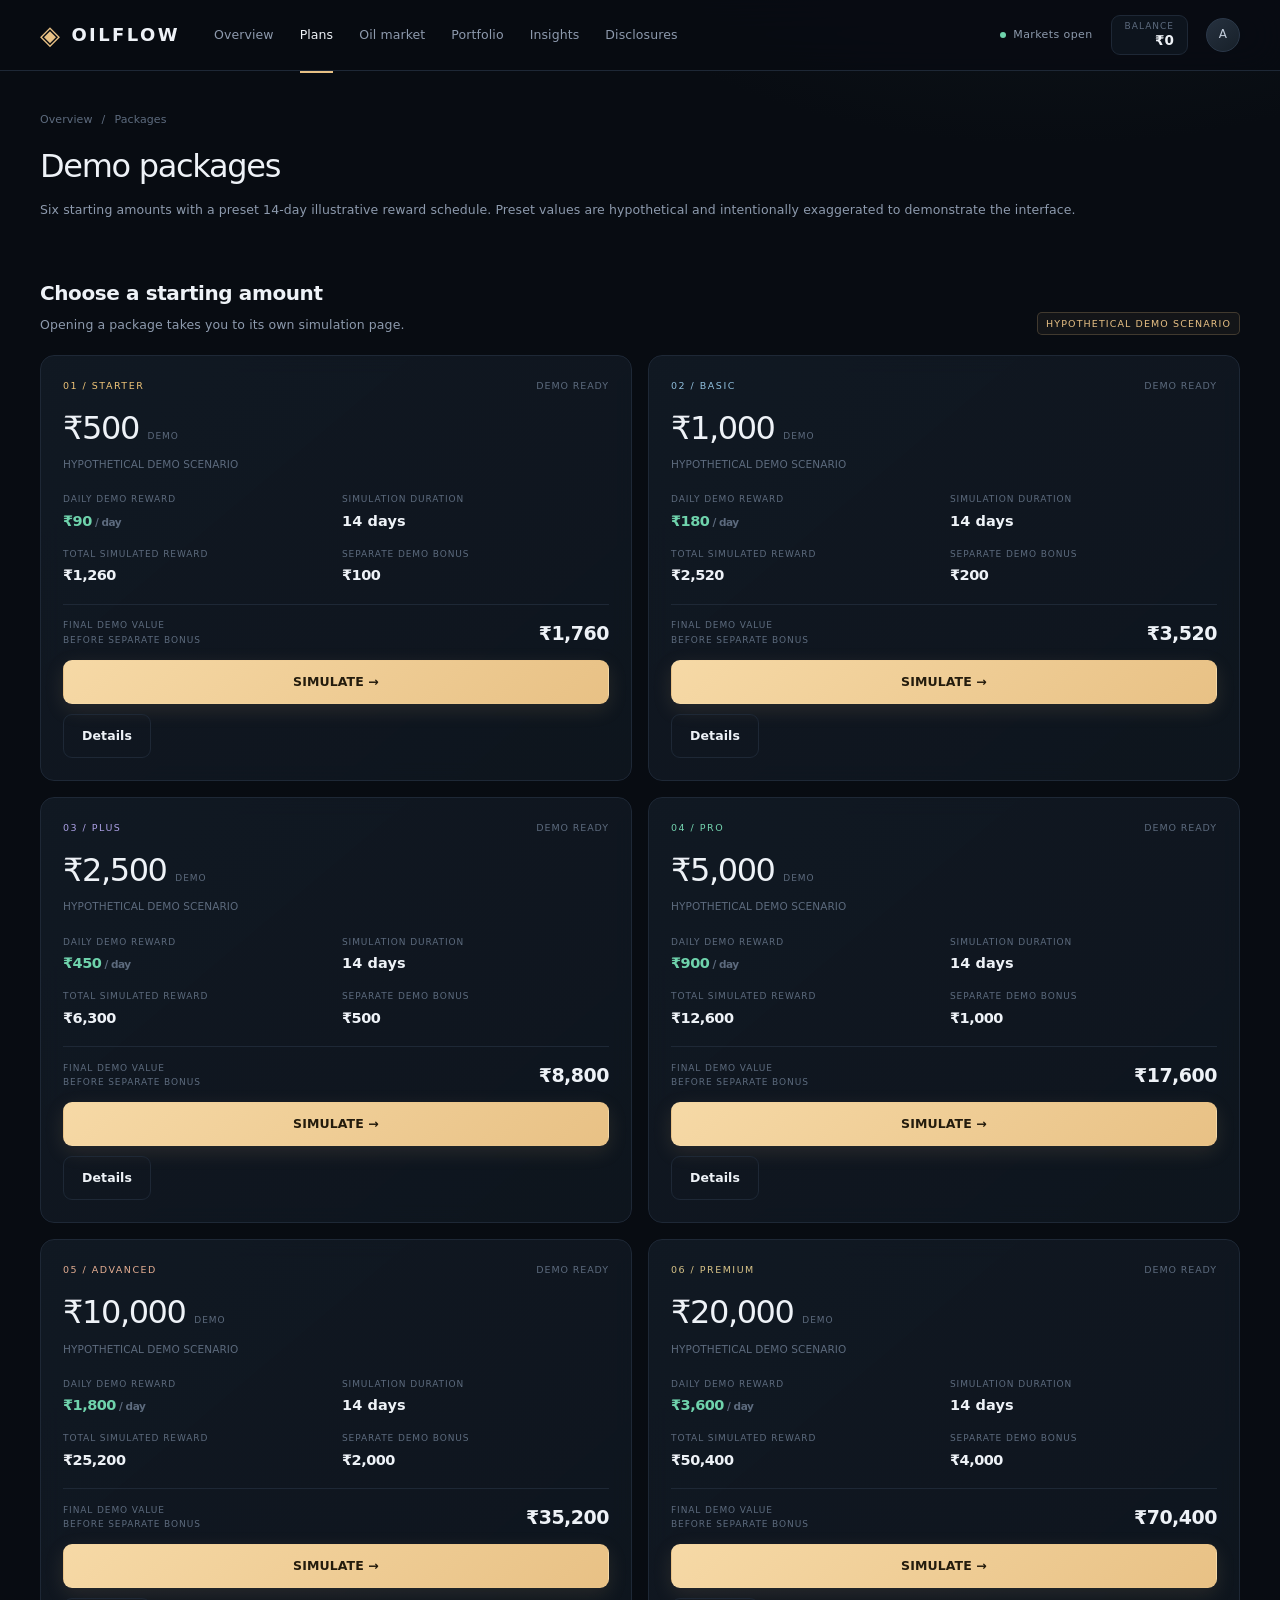
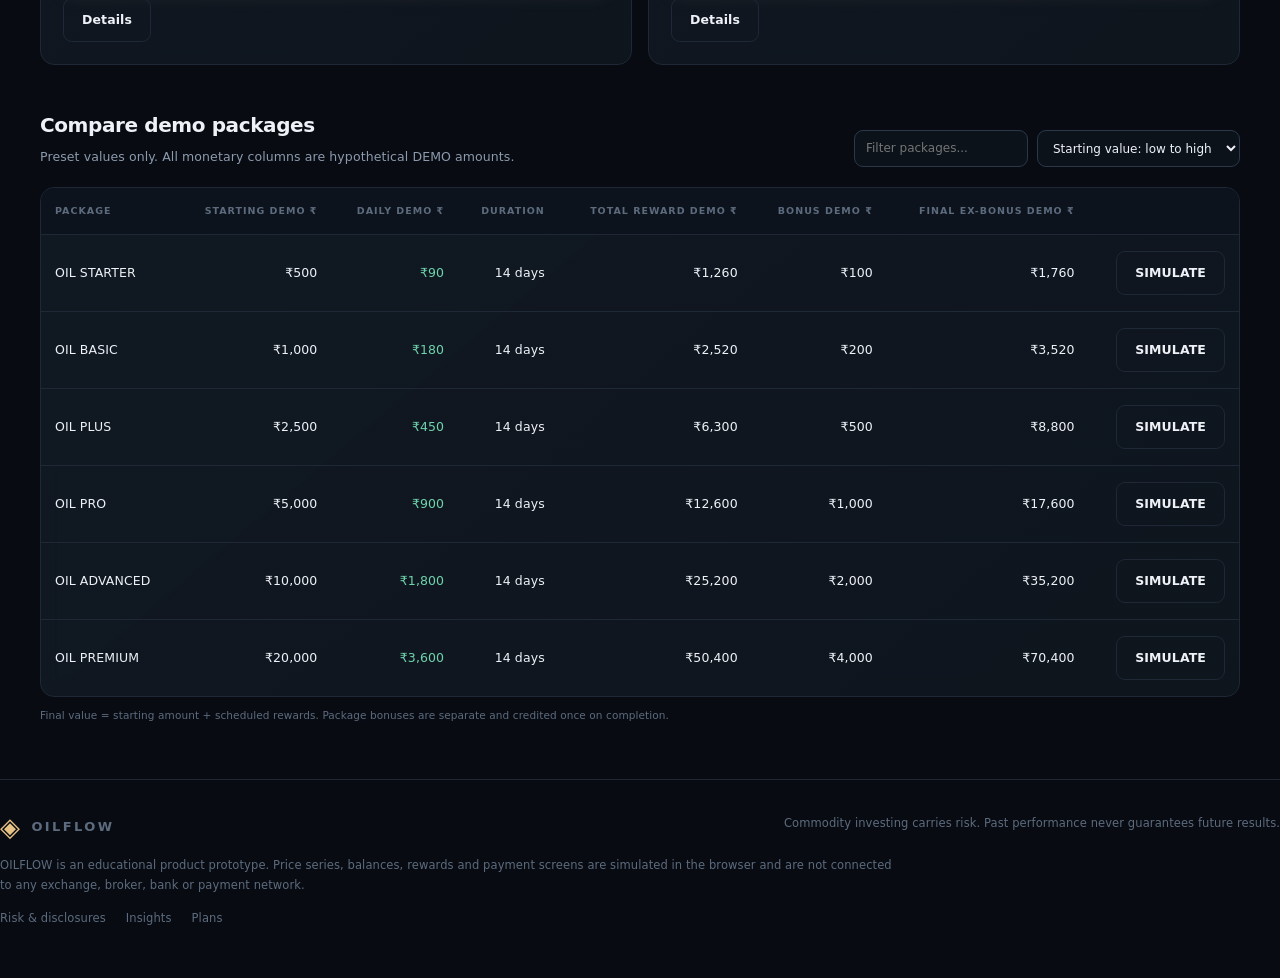
<file: packages.html>
<!doctype html>
<html lang="en"><head><meta charset="utf-8"><meta name="viewport" content="width=device-width,initial-scale=1">
<title>OILFLOW | Demo packages</title>
<link rel="stylesheet" href="assets/css/style.css"></head><body>
<div id="nav"></div>
<main class="shell">
  <div class="pagehead">
    <div class="crumbs"><a href="index.html">Overview</a> <span>/</span> <span>Packages</span></div>
    <h1>Demo packages</h1>
    <p class="muted small" style="margin:0">Six starting amounts with a preset 14-day illustrative reward schedule. Preset values are hypothetical and intentionally exaggerated to demonstrate the interface.</p>
  </div>

  <div class="sectionhead">
    <div><h2 style="margin-top:5px">Choose a starting amount</h2>
      <p>Opening a package takes you to its own simulation page.</p></div>
    <span class="badge">HYPOTHETICAL DEMO SCENARIO</span>
  </div>
  <div class="packages" id="grid"></div>

  <div class="sectionhead"><div><h2>Compare demo packages</h2>
    <p>Preset values only. All monetary columns are hypothetical DEMO amounts.</p></div>
    <div class="tools">
      <input class="filter" id="search" aria-label="Filter packages by name" placeholder="Filter packages...">
      <select class="filter" id="sort" aria-label="Sort packages">
        <option value="amount">Starting value: low to high</option>
        <option value="amount-desc">Starting value: high to low</option>
        <option value="daily-desc">Daily reward: high to low</option>
        <option value="final-desc">Final value: high to low</option>
        <option value="name">Package: A to Z</option>
      </select>
    </div>
  </div>
  <div class="card tablewrap">
    <table><thead><tr>
      <th>PACKAGE</th><th>STARTING DEMO ₹</th><th>DAILY DEMO ₹</th><th>DURATION</th>
      <th>TOTAL REWARD DEMO ₹</th><th>BONUS DEMO ₹</th><th>FINAL EX-BONUS DEMO ₹</th><th></th>
    </tr></thead><tbody id="compareBody"></tbody></table>
  </div>
  <p class="tiny">Final value = starting amount + scheduled rewards. Package bonuses are separate and credited once on completion.</p>
</main>
<div id="footer"></div>
<script src="assets/js/app.js"></script>
<script>
OF.mount('packages');
(function () {
  var state = { filter: '', sort: 'amount' };

  function card(p) {
    var x = OF.calc(OF.defaultConfig(p));
    return '<article class="card package" style="--accent:' + p.color + '">' +
      '<div class="between"><span class="tier">' + String(p.id + 1).padStart(2, '0') + ' / ' + p.name.toUpperCase() + '</span>' +
      '<span class="sessiontag">DEMO READY</span></div>' +
      '<div class="amount money">' + OF.money(p.amount) + ' <span class="label" style="display:inline">DEMO</span></div>' +
      '<div class="tiny">HYPOTHETICAL DEMO SCENARIO</div>' +
      '<div class="metrics">' +
        '<div><span class="label">DAILY DEMO REWARD</span><b class="positive money">' + OF.money(p.daily) + '<span class="tiny"> / day</span></b></div>' +
        '<div><span class="label">SIMULATION DURATION</span><b>' + p.duration + ' days</b></div>' +
        '<div><span class="label">TOTAL SIMULATED REWARD</span><b class="money">' + OF.money(x.rewards) + '</b></div>' +
        '<div><span class="label">SEPARATE DEMO BONUS</span><b class="money">' + OF.money(p.bonus) + '</b></div>' +
      '</div>' +
      '<div class="between finish"><span class="label">FINAL DEMO VALUE<br>BEFORE SEPARATE BONUS</span><b class="money">' + OF.money(x.final) + '</b></div>' +
      '<div class="actions" style="margin:0">' +
        '<a class="btn primary wide" href="deposit.html?id=' + p.slug + '">SIMULATE →</a>' +
        '<a class="btn quiet" href="package.html?id=' + p.slug + '">Details</a>' +
      '</div></article>';
  }

  OF.el('grid').innerHTML = OF.tiers.map(card).join('');

  function renderTable() {
    var q = state.filter.toLowerCase().trim(), sort = state.sort;
    var rows = OF.tiers.filter(function (p) {
      return ('oil ' + p.name).toLowerCase().indexOf(q) > -1;
    });
    rows.sort(function (a, b) {
      if (sort === 'name') return a.name.localeCompare(b.name);
      if (sort === 'amount-desc') return b.amount - a.amount;
      if (sort === 'daily-desc') return b.daily - a.daily;
      if (sort === 'final-desc') return (b.amount + b.daily * 14) - (a.amount + a.daily * 14);
      return a.amount - b.amount;
    });
    OF.el('compareBody').innerHTML = rows.map(function (p) {
      return '<tr><td>OIL ' + p.name.toUpperCase() + '</td>' +
        '<td>' + OF.money(p.amount) + '</td>' +
        '<td class="positive">' + OF.money(p.daily) + '</td>' +
        '<td>' + p.duration + ' days</td>' +
        '<td>' + OF.money(p.daily * 14) + '</td>' +
        '<td>' + OF.money(p.bonus) + '</td>' +
        '<td>' + OF.money(p.amount + p.daily * 14) + '</td>' +
        '<td><a class="btn quiet" href="deposit.html?id=' + p.slug + '">SIMULATE</a></td></tr>';
    }).join('') || '<tr><td colspan="8" class="empty">No demo packages match this filter.</td></tr>';
  }

  OF.el('search').oninput = function (e) { state.filter = e.target.value; renderTable(); };
  OF.el('sort').onchange = function (e) { state.sort = e.target.value; renderTable(); };
  renderTable();
})();
</script></body></html>
</file>
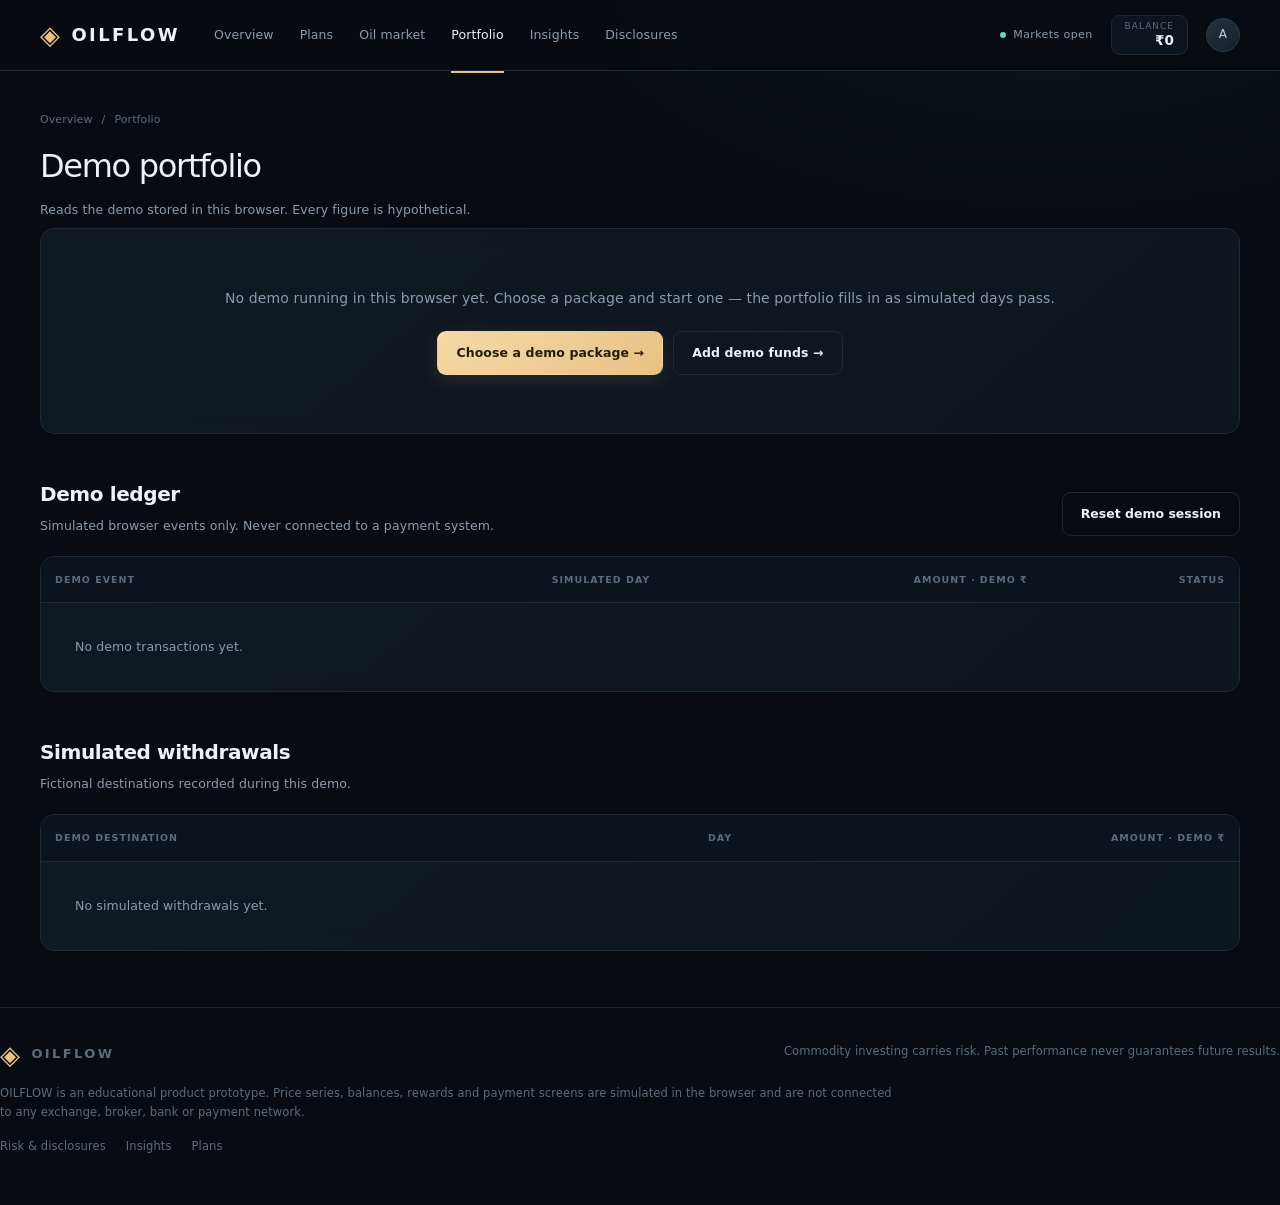
<file: portfolio.html>
<!doctype html>
<html lang="en"><head><meta charset="utf-8"><meta name="viewport" content="width=device-width,initial-scale=1">
<title>OILFLOW | Portfolio</title>
<link rel="stylesheet" href="assets/css/style.css"></head><body>
<div id="nav"></div>
<main class="shell">
  <div class="pagehead">
    <div class="crumbs"><a href="index.html">Overview</a> <span>/</span> <span>Portfolio</span></div>
    <h1>Demo portfolio</h1>
    <p class="muted small" style="margin:0">Reads the demo stored in this browser. Every figure is hypothetical.</p>
  </div>

  <div id="body"></div>

  <div class="sectionhead" id="ledger"><div><h2>Demo ledger</h2>
    <p>Simulated browser events only. Never connected to a payment system.</p></div>
    <button class="btn quiet" id="reset">Reset demo session</button></div>
  <div class="card tablewrap">
    <table><thead><tr><th>DEMO EVENT</th><th>SIMULATED DAY</th><th>AMOUNT · DEMO ₹</th><th>STATUS</th></tr></thead>
      <tbody id="historyBody"></tbody></table>
  </div>

  <div class="sectionhead"><div><h2>Simulated withdrawals</h2>
    <p>Fictional destinations recorded during this demo.</p></div></div>
  <div class="card tablewrap">
    <table><thead><tr><th>DEMO DESTINATION</th><th>DAY</th><th>AMOUNT · DEMO ₹</th></tr></thead>
      <tbody id="withdrawBody"></tbody></table>
  </div>
</main>
<div id="footer"></div>
<script src="assets/js/app.js"></script>
<script src="assets/js/charts.js"></script>
<script>
OF.mount('portfolio');
(function () {
  function render() {
    var s = OF.load();
    var host = OF.el('body');

    if (!s.config) {
      host.innerHTML = '<div class="card pad">' +
        '<div class="empty" style="padding:10px 0">No demo running in this browser yet. Choose a package and start one — the portfolio fills in as simulated days pass.' +
        '<div class="actions" style="justify-content:center;margin-bottom:0">' +
        '<a class="btn primary" href="packages.html">Choose a demo package →</a>' +
        '<a class="btn quiet" href="deposit.html">Add demo funds →</a></div></div></div>';
      OF.el('historyBody').innerHTML = '<tr><td colspan="4" class="empty">No demo transactions yet.</td></tr>';
      OF.el('withdrawBody').innerHTML = '<tr><td colspan="3" class="empty">No simulated withdrawals yet.</td></tr>';
      return;
    }

    var c = s.config, x = OF.calc(c), d = s.day;
    var rewards = OF.round(x.daily * d);
    var bonus = d === c.duration ? c.bonus : 0;
    var value = OF.round(c.amount + rewards + bonus);
    var added = s.added || 0, withdrawn = s.withdrawn || 0;

    host.innerHTML =
      '<div class="grid" style="display:grid;grid-template-columns:repeat(4,1fr);gap:15px">' +
      [
        ['INITIAL SIMULATED AMOUNT', OF.money(c.amount), 'OIL ' + c.name.toUpperCase()],
        ['ACCUMULATED DEMO REWARDS', OF.money(rewards), 'Across ' + d + ' simulated days'],
        ['CREDITED SIMULATED BONUS', OF.money(bonus), bonus ? 'Credited once on completion' : 'At completion'],
        ['CURRENT HYPOTHETICAL VALUE', OF.money(value), 'Including: ' + OF.money(OF.round(value + withdrawn))]
      ].map(function (r) {
        return '<div class="card pad"><span class="label">' + r[0] + '</span>' +
          '<div class="money" style="font-size:28px;font-weight:550;margin:10px 0 3px">' + r[1] + '</div>' +
          '<span class="tiny">' + r[2] + '</span></div>';
      }).join('') + '</div>' +

      '<div class="card pad" style="margin-top:18px">' +
      '<div class="between"><h2>Simulated balance over time</h2>' +
      '<span class="pill">' + d + ' / ' + c.duration + ' DAYS</span></div>' +
      '<div class="chartwrap"><svg id="chart" class="chart" viewBox="0 0 960 270" role="img" aria-label="Hypothetical demo balance by day"></svg>' +
      '<div class="charttip" id="chartTip"></div></div>' +
      '<div class="between" style="flex-wrap:wrap;margin-top:14px">' +
      '<div class="small">Simulated P&amp;L: <strong class="' + (rewards + bonus >= 0 ? 'positive' : 'negative') + '">' +
      OF.signed(rewards + bonus) + ' DEMO</strong></div>' +
      '<a class="btn" href="package.html?id=' + c.slug + '">Open simulation →</a></div>' +
      '<p class="tiny">Available demo balance: ' + OF.money(value - withdrawn + added) +
      ' · Simulated top-ups: ' + OF.money(added) + ' · Simulated withdrawals: ' + OF.money(withdrawn) + ' · All amounts DEMO.</p>' +
      '</div>' +

      '<div class="sectionhead"><div><h2>Holding</h2><p>The single simulated position in this demo.</p></div></div>' +
      '<div class="card tablewrap"><table><thead><tr><th>PACKAGE</th><th>STARTING DEMO ₹</th><th>DAILY DEMO ₹</th>' +
      '<th>DURATION</th><th>DAYS RUN</th><th>CURRENT DEMO ₹</th><th>P&amp;L DEMO ₹</th></tr></thead><tbody>' +
      '<tr><td><b>OIL ' + c.name.toUpperCase() + '</b><div class="tiny">' + (c.mode === 'fixed' ? 'Fixed demo reward' : 'Market-linked demo') + '</div></td>' +
      '<td>' + OF.money(c.amount) + '</td><td class="positive">' + OF.money(x.daily) + '</td>' +
      '<td>' + c.duration + ' days</td><td>' + d + '</td><td><b>' + OF.money(value) + '</b></td>' +
      '<td class="' + (rewards + bonus >= 0 ? 'positive' : 'negative') + '">' + OF.signed(rewards + bonus) + '</td></tr>' +
      '</tbody></table></div>' +

      '<div class="card pad" style="margin-top:18px"><div class="between"><h2>Simulated top-ups</h2>' +
      '<a class="btn quiet" href="deposit.html?id=' + c.slug + '">Add more →</a></div>' +
      ((s.deposits && s.deposits.length)
        ? '<div class="tablewrap"><table><thead><tr><th>REFERENCE</th><th>METHOD</th><th>AMOUNT · DEMO ₹</th></tr></thead><tbody>' +
          s.deposits.map(function (dp) {
            return '<tr><td>' + OF.esc(dp.ref) + '</td><td>' + OF.esc(dp.method) + '</td>' +
              '<td class="positive">+' + OF.money(dp.amount) + '</td></tr>';
          }).join('') + '</tbody></table></div>'
        : '<p class="tiny" style="margin:0">No simulated top-ups recorded yet.</p>') +
      '</div>';

    OFCharts.balanceChart(OF.el('chart'), c, d, { tipId: 'chartTip' });

    OF.el('historyBody').innerHTML = (s.events && s.events.length)
      ? s.events.slice().reverse().map(function (e) {
          return '<tr><td>' + OF.esc(e.name) + '<div class="tiny">SIMULATED</div></td><td>Day ' + e.day + '</td>' +
            '<td class="' + (e.amount < 0 ? 'negative' : 'positive') + '">' + OF.signed(e.amount) + ' DEMO</td>' +
            '<td><span class="pill">COMPLETED</span></td></tr>';
        }).join('')
      : '<tr><td colspan="4" class="empty">No demo transactions yet.</td></tr>';

    var wd = (s.events || []).filter(function (e) { return e.name.indexOf('withdrawal to') > -1; });
    OF.el('withdrawBody').innerHTML = wd.length
      ? wd.slice().reverse().map(function (e) {
          return '<tr><td>' + OF.esc(e.name.replace('Demo withdrawal to ', '')) + '</td><td>Day ' + e.day + '</td>' +
            '<td class="negative">' + OF.signed(e.amount) + ' DEMO</td></tr>';
        }).join('')
      : '<tr><td colspan="3" class="empty">No simulated withdrawals yet. Open a package simulation to record one.</td></tr>';
  }

  OF.el('reset').onclick = function () {
    if (!OF.load().config) { OF.toast('The demo session is already empty.'); return; }
    if (window.confirm('Reset the fictional demo session and clear its ledger? No real funds are involved.')) {
      OF.clear(); OF.toast('Demo session cleared.'); render(); OF.mount('portfolio');
    }
  };

  render();
})();
</script></body></html>
</file>
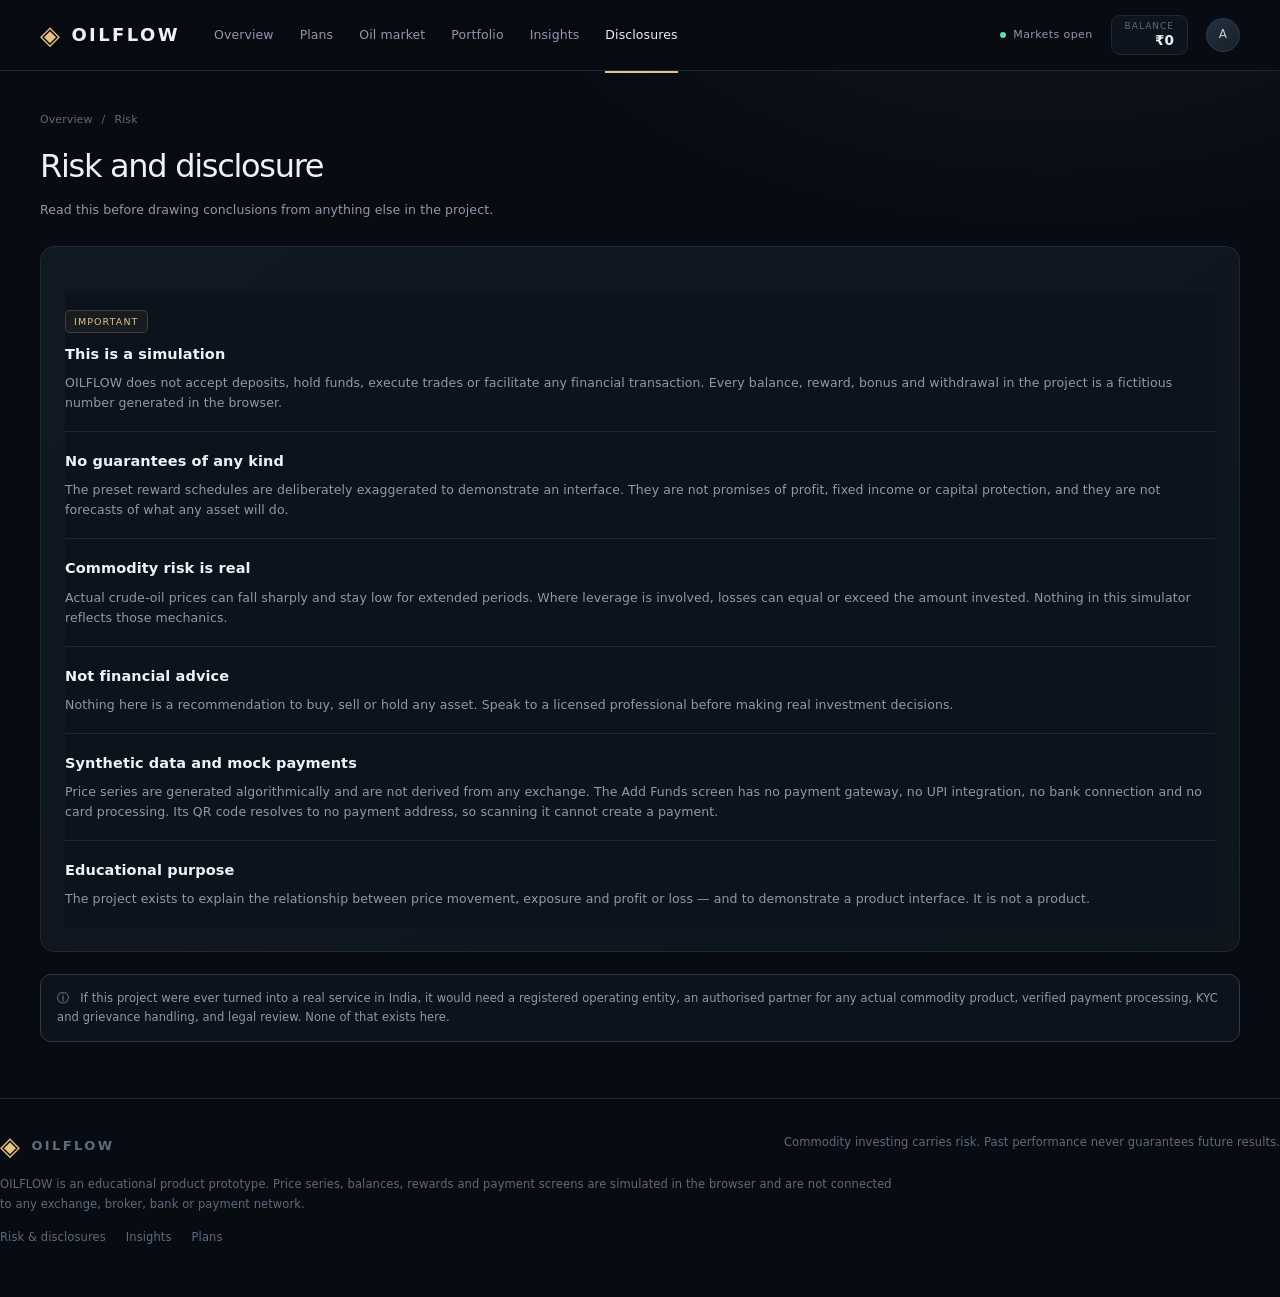
<file: risk.html>
<!doctype html>
<html lang="en"><head><meta charset="utf-8"><meta name="viewport" content="width=device-width,initial-scale=1">
<title>OILFLOW | Risk and disclosure</title>
<link rel="stylesheet" href="assets/css/style.css"></head><body>
<div id="nav"></div>
<main class="shell">
  <div class="pagehead">
    <div class="crumbs"><a href="index.html">Overview</a> <span>/</span> <span>Risk</span></div>
    <h1>Risk and disclosure</h1>
    <p class="muted small" style="margin:0">Read this before drawing conclusions from anything else in the project.</p>
  </div>

  <div class="card pad" style="margin-top:18px">
    <div class="bonuslist" style="grid-template-columns:1fr;gap:0">
      <div class="bonusitem" style="border:0;border-bottom:1px solid var(--line);border-radius:0;padding:18px 0">
        <span class="badge">IMPORTANT</span><h3 style="margin:10px 0 7px">This is a simulation</h3>
        <p class="small muted" style="margin:0">OILFLOW does not accept deposits, hold funds, execute trades or facilitate any financial transaction. Every balance, reward, bonus and withdrawal in the project is a fictitious number generated in the browser.</p></div>
      <div class="bonusitem" style="border:0;border-bottom:1px solid var(--line);border-radius:0;padding:18px 0">
        <h3 style="margin:0 0 7px">No guarantees of any kind</h3>
        <p class="small muted" style="margin:0">The preset reward schedules are deliberately exaggerated to demonstrate an interface. They are not promises of profit, fixed income or capital protection, and they are not forecasts of what any asset will do.</p></div>
      <div class="bonusitem" style="border:0;border-bottom:1px solid var(--line);border-radius:0;padding:18px 0">
        <h3 style="margin:0 0 7px">Commodity risk is real</h3>
        <p class="small muted" style="margin:0">Actual crude-oil prices can fall sharply and stay low for extended periods. Where leverage is involved, losses can equal or exceed the amount invested. Nothing in this simulator reflects those mechanics.</p></div>
      <div class="bonusitem" style="border:0;border-bottom:1px solid var(--line);border-radius:0;padding:18px 0">
        <h3 style="margin:0 0 7px">Not financial advice</h3>
        <p class="small muted" style="margin:0">Nothing here is a recommendation to buy, sell or hold any asset. Speak to a licensed professional before making real investment decisions.</p></div>
      <div class="bonusitem" style="border:0;border-bottom:1px solid var(--line);border-radius:0;padding:18px 0">
        <h3 style="margin:0 0 7px">Synthetic data and mock payments</h3>
        <p class="small muted" style="margin:0">Price series are generated algorithmically and are not derived from any exchange. The Add Funds screen has no payment gateway, no UPI integration, no bank connection and no card processing. Its QR code resolves to no payment address, so scanning it cannot create a payment.</p></div>
      <div class="bonusitem" style="border:0;border-radius:0;padding:18px 0">
        <h3 style="margin:0 0 7px">Educational purpose</h3>
        <p class="small muted" style="margin:0">The project exists to explain the relationship between price movement, exposure and profit or loss — and to demonstrate a product interface. It is not a product.</p></div>
    </div>
  </div>

  <div class="notice" style="margin-top:22px">ⓘ &nbsp; If this project were ever turned into a real service in India, it would need a registered operating entity, an authorised partner for any actual commodity product, verified payment processing, KYC and grievance handling, and legal review. None of that exists here.</div>
</main>
<div id="footer"></div>
<script src="assets/js/app.js"></script>
<script>OF.mount('risk');</script></body></html>
</file>
<file: assets/css/style.css>
/* OILFLOW — shared styles. Educational prototype. */
:root{color-scheme:dark;--bg:#080c12;--panel:#0f161f;--panel2:#131c27;--line:#1e2836;--line2:#2b3849;--text:#eef2f7;--muted:#8d9aad;--dim:#5d6b7e;--gold:#e8c185;--gold2:#f6d9a6;--green:#6fd3ac;--red:#ef8b93}
*{box-sizing:border-box}
html{scroll-behavior:smooth;scroll-padding-top:100px}
body{margin:0;background:radial-gradient(ellipse 900px 500px at 82% -6%,#1d2a2b66,transparent 60%),var(--bg);color:var(--text);font:14px/1.6 system-ui,-apple-system,BlinkMacSystemFont,"Segoe UI",sans-serif;letter-spacing:.1px}
button,input,select{font:inherit}
button,a,input,select{-webkit-tap-highlight-color:transparent;touch-action:manipulation}
button{cursor:pointer}
button:disabled{opacity:.45;cursor:not-allowed}
a{color:inherit;text-decoration:none}
button:focus-visible,a:focus-visible,input:focus-visible,select:focus-visible{outline:2px solid var(--gold);outline-offset:3px}
.shell{max-width:1360px;margin:auto;padding:0 40px}

/* ---- navigation ---- */
.nav{position:sticky;top:0;background:#080c12e6;backdrop-filter:blur(20px);border-bottom:1px solid var(--line);z-index:20}
.nav .shell{height:70px;display:flex;align-items:center;gap:34px}
.logo{font-size:18px;font-weight:700;letter-spacing:2.4px;display:flex;align-items:center;gap:9px}
.mark{color:var(--gold);font-size:26px;line-height:1}
.navlinks{display:flex;gap:26px;font-size:12.5px;color:var(--muted)}
.navlinks a{position:relative;padding:4px 0}
.navlinks a:hover{color:var(--text)}
.navlinks a.active{color:var(--text)}
.navlinks a.active:after{content:'';position:absolute;left:0;right:0;bottom:-24px;height:2px;background:var(--gold)}
.navright{margin-left:auto;display:flex;align-items:center;gap:18px}
.market-pulse{display:inline-flex;align-items:center;gap:7px;font-size:11px;color:var(--muted);letter-spacing:.4px}
.market-pulse .dot{width:6px;height:6px;border-radius:50%;background:var(--green);box-shadow:0 0 0 0 #6fd3ac66;animation:pulse 2s infinite}
@keyframes pulse{70%{box-shadow:0 0 0 7px #6fd3ac00}100%{box-shadow:0 0 0 0 #6fd3ac00}}
.balance-chip{display:flex;flex-direction:column;align-items:flex-end;line-height:1.25;padding:5px 13px;border:1px solid var(--line);border-radius:9px;background:#0d141d}
.balance-chip .label{font-size:9px;letter-spacing:1px;text-transform:uppercase;color:var(--dim)}
.balance-chip b{font-size:13.5px;font-variant-numeric:tabular-nums}
.avatar{background:linear-gradient(140deg,#26313f,#172029);border:1px solid var(--line2);border-radius:50%;width:34px;height:34px;display:grid;place-items:center;font-size:12px;color:#c3cddb}

/* ---- generic bits ---- */
.eyebrow{font-size:10px;letter-spacing:2.4px;color:var(--gold);text-transform:uppercase;font-weight:600}
h2{font-size:20px;font-weight:550;letter-spacing:-.4px;margin:0}
h3{font-size:14.5px;font-weight:600;margin:0}
.rule{height:1px;background:var(--line);margin:18px 0}
.label{font-size:9px;letter-spacing:.9px;text-transform:uppercase;color:var(--dim);display:block}
.tiny{font-size:10.5px;color:var(--dim);line-height:1.55}
.muted{color:var(--muted)}
.small{font-size:12.5px}
.money{font-variant-numeric:tabular-nums;letter-spacing:-.5px}
.positive{color:var(--green)}
.negative{color:var(--red)}
.between{display:flex;justify-content:space-between;align-items:center;gap:12px}
.chip{display:inline-flex;align-items:center;gap:6px;font-size:9.5px;letter-spacing:1.1px;text-transform:uppercase;color:var(--dim);border:1px solid var(--line);border-radius:5px;padding:3px 7px}
.chip.gold{color:var(--gold);border-color:#e8c18538}
.pill{display:inline-flex;align-items:center;gap:6px;border:1px solid var(--line);border-radius:999px;padding:3px 10px;font-size:10px;color:var(--muted)}
.badge{display:inline-flex;align-items:center;gap:6px;font-size:9.5px;letter-spacing:1.1px;text-transform:uppercase;color:var(--gold);border:1px solid #e8c18538;background:#e8c1850d;border-radius:5px;padding:3px 8px}

/* ---- buttons ---- */
.btn{display:inline-flex;align-items:center;justify-content:center;gap:9px;border:1px solid var(--line2);border-radius:9px;padding:11px 18px;background:#151e29;color:var(--text);font-size:12.5px;font-weight:600;transition:background .18s,transform .18s,border-color .18s}
.btn:hover:not(:disabled){background:#1e2836;border-color:#3a4a5e;transform:translateY(-1px)}
.primary{background:linear-gradient(140deg,var(--gold2),var(--gold));border-color:transparent;color:#241c0d;box-shadow:0 6px 20px #e8c1851f}
.primary:hover:not(:disabled){background:linear-gradient(140deg,#ffe6bb,var(--gold2))}
.quiet{background:transparent;border-color:var(--line)}
.quiet:hover:not(:disabled){background:#131c27}
.wide{width:100%}

/* ---- cards ---- */
.card{background:linear-gradient(140deg,#131c27cc,#0f161fe8);border:1px solid var(--line);border-radius:14px;backdrop-filter:blur(10px)}
.card.pad{padding:24px}
.card-h{display:flex;justify-content:space-between;align-items:center;gap:12px;margin-bottom:16px}
.actions{display:flex;gap:10px;flex-wrap:wrap;margin:22px 0 12px}

/* ---- landing hero ---- */
.hero{padding:78px 0 46px;display:grid;grid-template-columns:1.25fr .75fr;gap:70px;align-items:center}
.hero h1{font-size:clamp(40px,4.6vw,64px);font-weight:500;line-height:1.04;letter-spacing:-2.8px;margin:20px 0 22px;max-width:640px}
.hero h1 em{font-style:normal;background:linear-gradient(100deg,var(--gold2),var(--gold));-webkit-background-clip:text;background-clip:text;color:transparent}
.hero p{max-width:520px;color:var(--muted);font-size:15.5px;line-height:1.7}
.hero-note{font-size:11.5px;color:var(--dim);max-width:470px;border-left:1px solid var(--line2);padding-left:14px}
.market{padding:26px;position:relative;overflow:hidden;background:linear-gradient(150deg,#16212a99,#0f161f);border:1px solid var(--line2);border-radius:16px}
.market:before{content:'';position:absolute;width:200px;height:200px;border-radius:50%;border:26px solid #e8c18509;right:-50px;top:-56px}
.market h2{font-size:12px;letter-spacing:1.6px;color:var(--muted)}
.oil-icon{width:36px;height:42px;border:1px solid #e8c18544;border-radius:9px;background:repeating-linear-gradient(0deg,transparent 0 10px,#e8c18522 11px 12px);display:grid;place-items:center;color:var(--gold);font-size:13px}
.oilprice{font-size:38px;font-weight:500;margin-top:16px;letter-spacing:-1.4px}
.marketflow{display:flex;justify-content:space-between;align-items:center;gap:5px;border-top:1px solid var(--line);padding-top:15px;margin-top:16px;font-size:9px;color:var(--dim);letter-spacing:.4px}
.marketflow strong{font-size:9.5px;color:#c6cfdc;font-weight:600}

/* ---- section heads ---- */
.sectionhead{display:flex;justify-content:space-between;align-items:flex-end;gap:16px;margin:44px 0 20px}
.sectionhead p{font-size:12.5px;color:var(--muted);margin:6px 0 0}
.pagehead{padding:40px 0 8px}
.pagehead h1{font-size:32px;font-weight:500;letter-spacing:-1.3px;margin:12px 0 8px}
.crumbs{font-size:11px;color:var(--dim);display:flex;gap:9px;align-items:center}
.crumbs a:hover{color:var(--gold)}

/* ---- packages ---- */
.packages{display:grid;grid-template-columns:repeat(2,minmax(0,1fr));gap:16px}
.package{padding:22px;transition:border-color .2s,transform .2s;position:relative}
.package:hover{transform:translateY(-2px);border-color:var(--line2)}
.package.selected{border-color:#e8c1855c}
.tier{color:var(--accent,var(--gold));font-size:9.5px;letter-spacing:1.5px;text-transform:uppercase}
.package .amount{font-size:32px;font-weight:500;margin:10px 0 2px;letter-spacing:-1.4px}
.package .sub{font-size:10.5px;color:var(--dim)}
.package .metrics{display:grid;grid-template-columns:1fr 1fr;gap:14px 12px;margin:20px 0 16px}
.metrics b{font-size:14.5px;font-weight:550;display:block;margin-top:3px}
.package .finish{border-top:1px solid var(--line);padding-top:13px;margin-bottom:12px}
.finish b{font-size:19px;font-weight:550}
.spark-note{font-size:10px;color:var(--dim);margin-top:14px}

/* ---- detail / side panel ---- */
.workbench{display:grid;grid-template-columns:1fr 396px;gap:24px;align-items:start}
.detail{position:sticky;top:92px;padding:24px;border-color:var(--line2)}
.detail h2{font-size:21px;margin:14px 0 3px;letter-spacing:-.6px}
.detail .big{font-size:38px;font-weight:500;margin:6px 0;letter-spacing:-1.8px}
.detailgrid{display:grid;grid-template-columns:1fr 1fr;gap:18px;margin:20px 0}
.detailgrid b{display:block;font-size:19px;margin-top:4px;font-weight:550}
.progress{height:5px;background:#1a2431;border-radius:8px;overflow:hidden;margin:14px 0;position:relative}
.progress i{display:block;height:100%;border-radius:8px;background:linear-gradient(90deg,var(--gold),var(--gold2));transition:width .5s ease}
.statblock{background:#0c131c;border:1px solid var(--line);border-radius:11px;padding:16px;margin:18px 0}
.subactions{display:flex;gap:9px;margin:10px 0}
.subactions .btn{flex:1;padding:9px}

/* ---- timeline ---- */
.timeline{display:grid;grid-template-columns:repeat(7,1fr);gap:9px;margin:22px 0}
.day{border:1px solid var(--line);border-radius:9px;padding:12px 5px;text-align:center;font-size:9.5px;color:var(--dim);background:#0c131c;transition:background .25s,border-color .25s}
.day b{display:block;font-size:12.5px;color:var(--text);margin:6px 0 3px;font-variant-numeric:tabular-nums}
.day.done{background:#6fd3ac0a;border-color:#6fd3ac33}
.day.done span{color:var(--green)}
.day.active{border-color:var(--gold);background:#e8c1850a}

/* ---- bonus ---- */
.bonuslist{display:grid;grid-template-columns:1fr 1fr;gap:11px;margin-top:20px}
.bonusitem{padding:15px;background:#0c131c;border:1px solid var(--line);border-radius:11px}
.bonusitem b{font-size:21px;font-weight:550;display:block;color:var(--gold);margin:8px 0}

/* ---- stats / charts ---- */
.portgrid{display:grid;grid-template-columns:repeat(4,1fr);gap:16px;margin:24px 0}
.portgrid strong{display:block;font-size:24px;font-weight:500;margin-top:6px;letter-spacing:-.9px}
.chart{width:100%;height:270px;display:block}
.chart text{font-family:system-ui,sans-serif;fill:#5d6b7e;font-size:10px}
.chartwrap{position:relative}
.charttip{position:absolute;pointer-events:none;background:#0b121a;border:1px solid var(--line2);padding:8px 12px;border-radius:8px;font-size:11.5px;z-index:5;display:none;top:12px;right:14px;box-shadow:0 10px 30px #0006}

/* ---- forms ---- */
.field{margin-bottom:16px}
.field label{display:block;font-size:10.5px;color:var(--muted);margin-bottom:8px}
.field input,.field select,.filter{border:1px solid var(--line2);border-radius:9px;background:#0b121a;color:var(--text);padding:11px 13px;width:100%;min-width:0;font-size:13px;transition:border-color .18s}
.field input:focus,.field select:focus,.filter:focus{border-color:var(--gold);outline:none}
.field input:disabled{opacity:.5}
.settings{display:grid;grid-template-columns:repeat(4,minmax(0,1fr));gap:18px}
.results{display:flex;flex-wrap:wrap;gap:22px;border-top:1px solid var(--line);padding-top:18px;margin-top:22px}
.results b{display:block;font-size:19px;font-weight:550;margin-top:5px}
.error{color:var(--red);font-size:12px;min-height:18px}

/* ---- tables ---- */
.tablewrap{overflow:auto}
table{border-collapse:collapse;width:100%;white-space:nowrap;font-size:12.5px}
th{text-align:right;color:var(--dim);font-size:9.5px;font-weight:600;padding:15px 14px;background:#0c131c;letter-spacing:1px;text-transform:uppercase;border-bottom:1px solid var(--line)}
td{text-align:right;padding:16px 14px;border-bottom:1px solid var(--line);font-variant-numeric:tabular-nums}
tr:last-child td{border-bottom:0}
tr:hover td{background:#ffffff04}
td:first-child,th:first-child{text-align:left}
th button{color:inherit;border:0;background:none;padding:0;font:inherit;cursor:pointer}
.tools{display:flex;gap:9px}
.filter{width:auto;padding:8px 11px;font-size:12px}

/* ---- info grid ---- */
.infogrid{display:grid;grid-template-columns:repeat(3,1fr);gap:16px;margin-top:24px}
.infogrid .card{padding:22px}
.stepnum{width:26px;height:26px;border:1px solid #e8c1853d;color:var(--gold);border-radius:50%;display:grid;place-items:center;font-size:11px;flex-shrink:0}
.learnitem{padding:22px}
.learnitem p{color:var(--muted);font-size:13.5px;margin:10px 0 0;line-height:1.7}
.empty{color:var(--muted);text-align:center;padding:34px!important}
.notice{border:1px solid var(--line2);background:#0c131c;border-radius:11px;padding:14px 16px;color:var(--muted);font-size:11.5px;line-height:1.65}

/* ---- footer ---- */
footer{margin-top:56px;padding:34px 0 50px;border-top:1px solid var(--line);font-size:11.5px;color:var(--dim)}
.footerline{display:flex;justify-content:space-between;gap:15px;margin-bottom:16px;flex-wrap:wrap}
footer p{margin:0 0 14px;line-height:1.7;max-width:900px}
.foot-links{display:flex;gap:20px;font-size:11.5px}
.foot-links a:hover{color:var(--gold)}

/* ---- add funds ---- */
.paystep{display:block}
.paytop{position:sticky;top:0;background:#080c12f0;backdrop-filter:blur(16px);border-bottom:1px solid var(--line);z-index:5}
.amountchips{display:grid;grid-template-columns:repeat(4,1fr);gap:9px;margin:16px 0}
.amountchips button{padding:11px 6px;border:1px solid var(--line2);border-radius:9px;background:#0b121a;color:var(--muted);font-weight:600;font-size:12.5px;transition:.15s}
.amountchips button:hover{border-color:#3a4a5e;color:var(--text)}
.amountchips button.on{border-color:var(--gold);color:var(--gold);background:#e8c1850d}
.summarybox{background:#0c131c;border:1px solid var(--line);border-radius:11px;padding:17px;margin:18px 0}
.methods{display:grid;gap:10px;margin:18px 0}
.method{display:flex;align-items:center;gap:14px;text-align:left;border:1px solid var(--line);border-radius:11px;background:#0c131c;padding:16px;transition:.15s;width:100%}
.method:hover{border-color:var(--line2)}
.method.on{border-color:#e8c1855c;background:#e8c18509}
.method .mi{width:40px;height:40px;border-radius:10px;background:#172130;display:grid;place-items:center;font-size:16px;flex-shrink:0;color:var(--gold)}
.method .txt{flex:1}
.method .txt b{font-size:13.5px;display:block;font-weight:600}
.method .txt span{font-size:11.5px;color:var(--dim)}
.method .radio{width:17px;height:17px;border:1.5px solid #34424f;border-radius:50%;flex-shrink:0;transition:.15s}
.method.on .radio{border:5px solid var(--gold)}
.qrpanel{background:#0c131c;border:1px solid var(--line);border-radius:13px;padding:24px;text-align:center;margin:18px 0}
.qrbox{width:210px;height:210px;margin:0 auto;background:#fff;border-radius:12px;overflow:hidden;border:1px solid #29323d}
.qrbox img{width:100%;height:100%;display:block;object-fit:contain}
.upiid{font-family:ui-monospace,SFMono-Regular,Menlo,monospace;font-size:13px;background:#0b121a;border:1px solid var(--line2);border-radius:8px;padding:9px 12px;display:inline-flex;align-items:center;gap:10px;margin-top:14px}
.cardform{display:grid;grid-template-columns:1fr 1fr;gap:14px;margin:18px 0}
.cardform .full{grid-column:1/-1}
.bankrow{display:flex;align-items:center;gap:13px;border:1px solid var(--line);border-radius:11px;background:#0c131c;padding:15px;margin-bottom:9px;width:100%;text-align:left;transition:.15s}
.bankrow:hover{border-color:var(--line2)}
.bankrow.on{border-color:#e8c1855c;background:#e8c18509}
.bankrow .bi{width:35px;height:35px;border-radius:9px;background:#172130;display:grid;place-items:center;font-size:14px;color:var(--gold)}
.bankrow .txt{flex:1}
.receipt{background:#0c131c;border:1px solid var(--line);border-radius:13px;padding:22px;margin:20px 0}
.receipt .rrow{display:flex;justify-content:space-between;padding:12px 0;border-bottom:1px solid var(--line);font-size:12.5px}
.receipt .rrow:last-child{border:0;font-size:15px;font-weight:600;padding-top:14px}
.okbadge{width:64px;height:64px;border-radius:50%;background:#6fd3ac0f;border:1px solid #6fd3ac3d;display:grid;place-items:center;font-size:28px;color:var(--green);margin:16px 0 18px}
.balcard{display:flex;gap:15px;align-items:center;border:1px solid var(--line2);background:#0c131c;border-radius:11px;padding:16px;margin:18px 0}
.balcard .v{font-size:20px;font-weight:550;font-variant-numeric:tabular-nums}

/* ---- misc ---- */
.toast{position:fixed;bottom:26px;left:50%;transform:translateX(-50%);max-width:90vw;background:#131e26;border:1px solid var(--line2);border-radius:10px;padding:12px 20px;z-index:100;font-size:12.5px;box-shadow:0 16px 44px #0007}
.hide{display:none!important}
dialog{background:#111a24;color:var(--text);border:1px solid var(--line2);border-radius:16px;padding:28px;width:min(460px,calc(100% - 30px));box-shadow:0 30px 110px #0009}
dialog::backdrop{background:#03070bbb;backdrop-filter:blur(6px)}
dialog .field{margin:16px 0}
.close{background:none;border:0;font-size:22px;color:var(--muted)}
.check{font-size:34px;color:var(--green);margin-bottom:10px}
.mobilebar{display:none}
.sessiontag{font-size:9.5px;letter-spacing:.9px;color:var(--dim);text-transform:uppercase}
.previewnote{font-size:10.5px;color:var(--dim);margin:12px 0 0;line-height:1.6}

@media(min-width:1460px){.packages{grid-template-columns:repeat(3,minmax(0,1fr))}.workbench{grid-template-columns:1fr 380px}.shell{max-width:1460px}}
@media(max-width:1050px){.shell{padding:0 26px}.workbench{grid-template-columns:1fr 320px}.hero{gap:34px}.navlinks{gap:16px}.market-pulse{display:none}.settings{grid-template-columns:repeat(2,1fr)}.infogrid{grid-template-columns:1fr 1fr}}
@media(max-width:780px){
  .shell{padding:0 18px}.nav .shell{height:62px;gap:16px}.navlinks{display:none}.market-pulse{display:none}
  .hero{grid-template-columns:1fr;padding:40px 0 28px;gap:26px}.hero h1{letter-spacing:-1.6px}
  .market{padding:20px}.workbench{grid-template-columns:1fr}.packages{grid-template-columns:1fr}
  .detail{position:relative;top:auto}.sectionhead{align-items:flex-start;flex-direction:column}
  .timeline{grid-template-columns:repeat(4,1fr)}.portgrid{grid-template-columns:1fr 1fr}.portgrid strong{font-size:22px}
  .card.pad{padding:19px}.settings{gap:14px}.tools{flex-wrap:wrap}.infogrid{grid-template-columns:1fr}
  .balance-chip{display:none}.chart{height:230px}.cardform{grid-template-columns:1fr}.amountchips{grid-template-columns:repeat(2,1fr)}
  .bonuslist{grid-template-columns:1fr}.footerline{flex-direction:column;gap:8px}
  .mobilebar{display:flex;position:fixed;bottom:0;left:0;right:0;background:#0b141ef5;backdrop-filter:blur(18px);border-top:1px solid var(--line2);padding:13px 18px calc(13px + env(safe-area-inset-bottom));align-items:center;justify-content:space-between;z-index:25}
  .toast{bottom:96px}footer{padding-bottom:110px}.pagehead h1{font-size:25px}
}
@media(prefers-reduced-motion:reduce){*{scroll-behavior:auto!important;transition:none!important;animation:none!important}}
</file>
